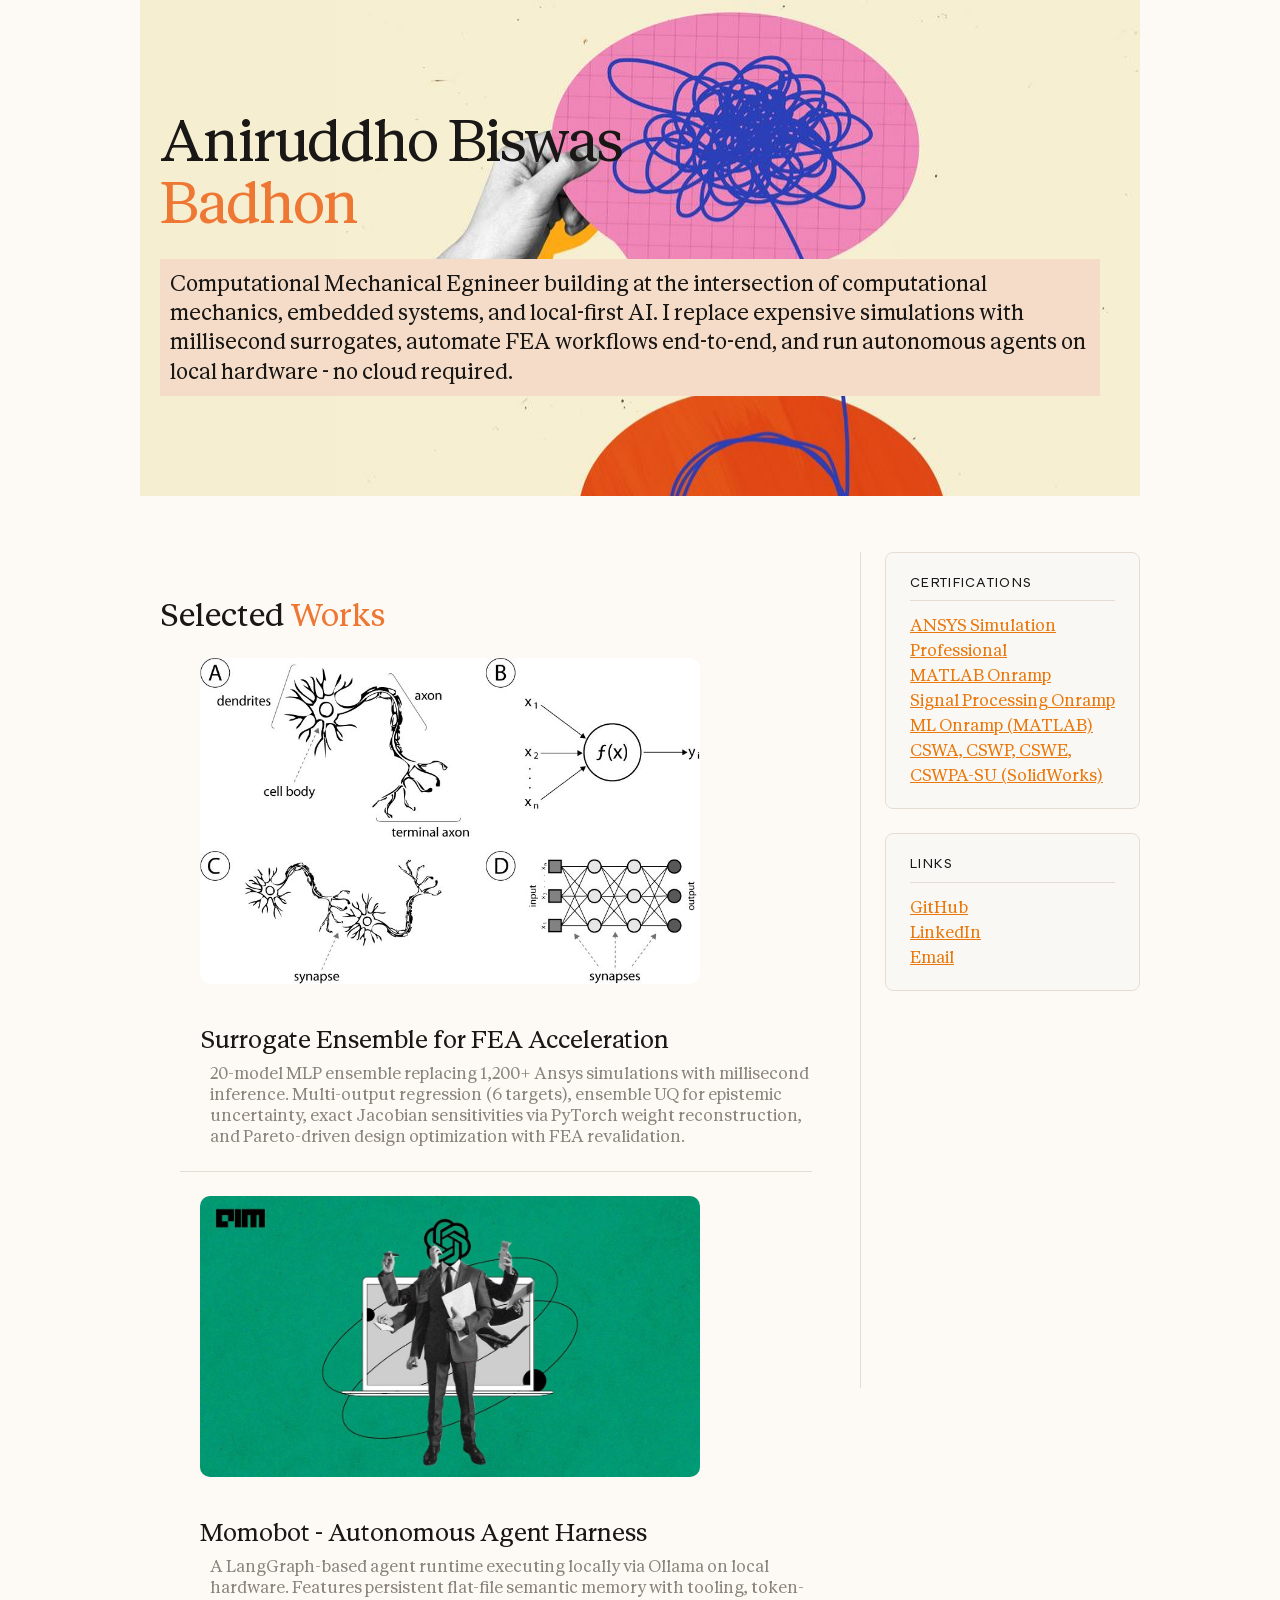
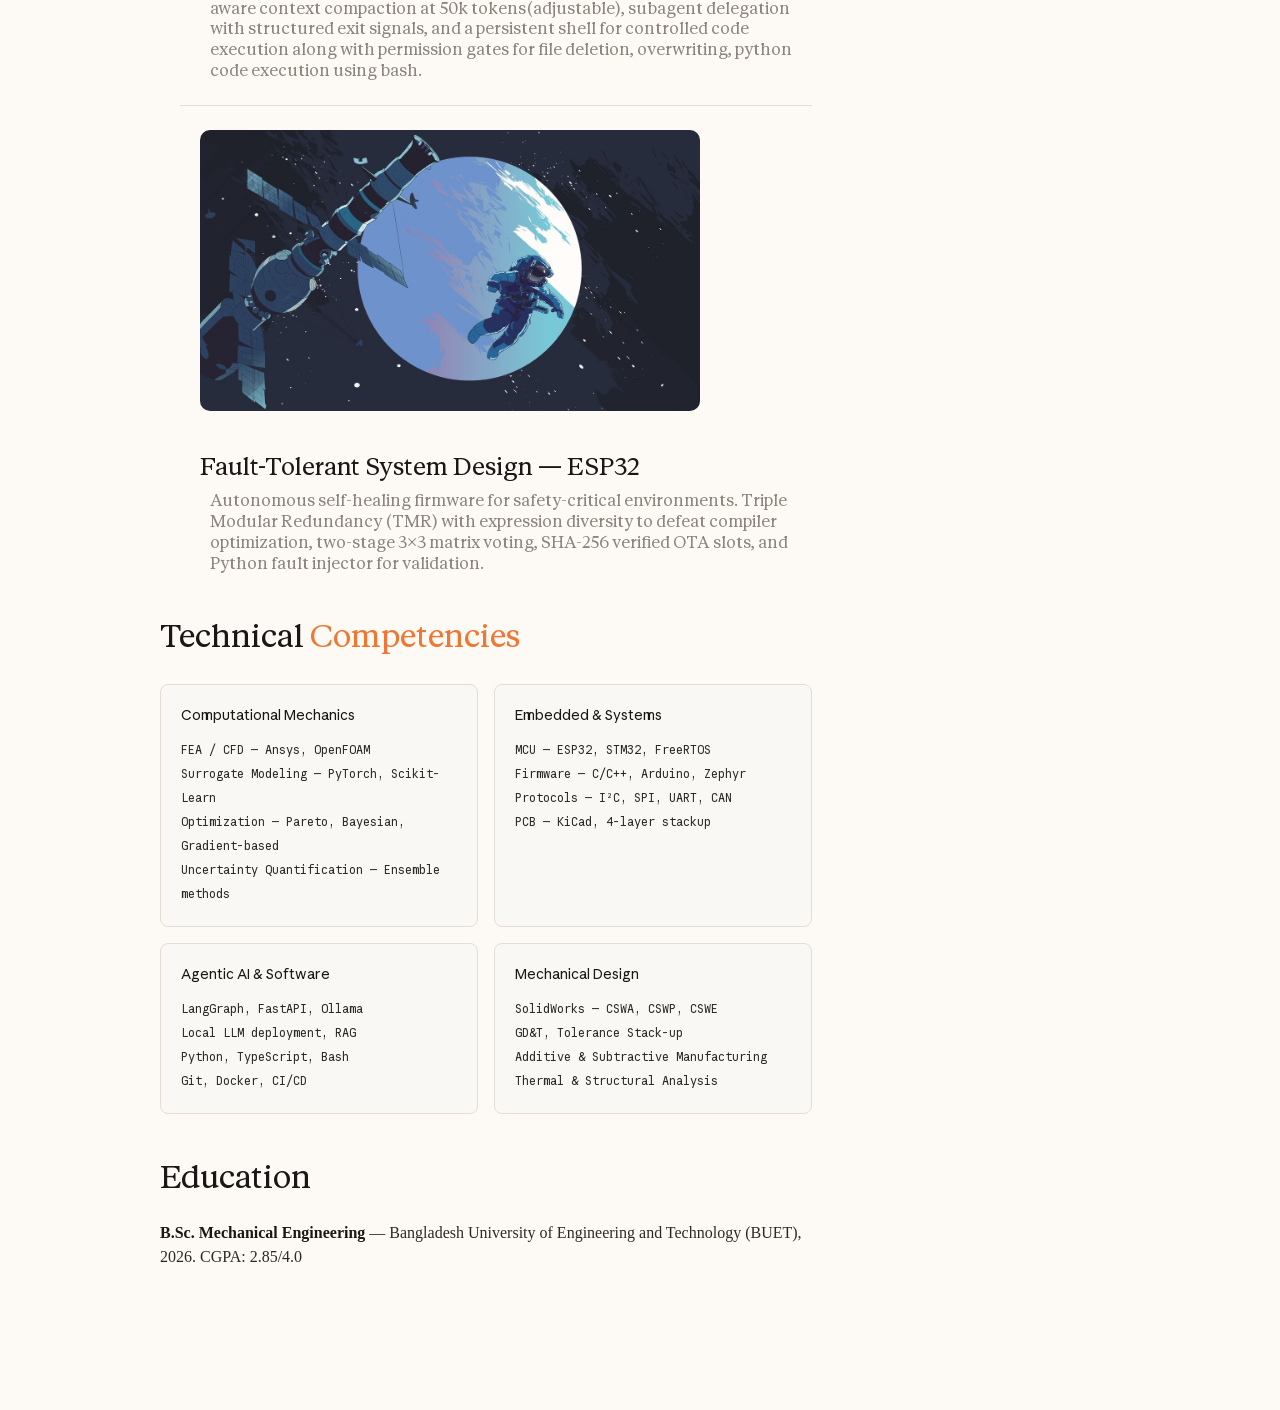
<file: index.html>
<!DOCTYPE html>
<html lang="en">
<head>
    <meta charset="UTF-8">
    <meta name="viewport" content="width=device-width, initial-scale=1.0">
    <meta name="description" content="Aniruddho Biswas Badhon — Mechanical engineer building at the intersection of computational mechanics, embedded systems, and local-first AI.">
    <title>Aniruddho Biswas Badhon</title>
    <link rel="stylesheet" href="style.css">
    <link rel="icon" type="image/svg+xml" href="data:image/svg+xml,%3Csvg xmlns='http://www.w3.org/2000/svg' viewBox='0 0 100 100'%3E%3Ctext x='50%25' y='55%25' dominant-baseline='middle' text-anchor='middle' font-family='Georgia,serif' font-size='60' font-weight='bold' fill='%23EE7733'%3EA%3C/text%3E%3C/svg%3E">
    <link rel="canonical" href="https://aniruddh5502.github.io/">
    <meta property="og:type" content="website">
    <meta property="og:url" content="https://aniruddh5502.github.io/">
    <meta property="og:title" content="Aniruddho Biswas Badhon — Computational Mechanical Engineer">
    <meta property="og:description" content="Mechanical engineer building at the intersection of computational mechanics, embedded systems, and local-first AI.">
    <meta property="og:image" content="https://aniruddh5502.github.io/images/image_1_og.jpg">
    <meta property="og:site_name" content="Aniruddho Biswas Badhon — Portfolio">
    <meta name="twitter:card" content="summary_large_image">
    <meta name="twitter:title" content="Aniruddho Biswas Badhon — Computational Mechanical Engineer">
    <meta name="twitter:description" content="Mechanical engineer building at the intersection of computational mechanics, embedded systems, and local-first AI.">
    <meta name="twitter:image" content="https://aniruddh5502.github.io/images/image_1_og.jpg">
    <script type="application/ld+json">
    {
      "@context": "https://schema.org",
      "@type": "Person",
      "name": "Aniruddho Biswas Badhon",
      "url": "https://aniruddh5502.github.io/",
      "image": "https://aniruddh5502.github.io/images/image_1.jpg",
      "sameAs": [
        "https://github.com/Aniruddh5502",
        "https://linkedin.com/in/aniruddh5502",
        "https://scholar.google.com/citations?user=Aniruddh5502",
        "https://orcid.org/0009-0000-0000-0000",
        "https://twitter.com/aniruddh5502"
      ],
      "email": "mailto:aniruddh5502@gmail.com",
      "jobTitle": "Computational Mechanical Engineer",
      "worksFor": {
        "@type": "Organization",
        "name": "Self-Employed / Consulting"
      },
      "alumniOf": {
        "@type": "CollegeOrUniversity",
        "name": "Bangladesh University of Engineering and Technology (BUET)"
      },
      "knowsAbout": [
        "Finite Element Analysis",
        "Surrogate Modeling",
        "FEA Acceleration",
        "Embedded Systems",
        "Fault-Tolerant Systems",
        "Machine Learning",
        "ANSYS",
        "PyDPF",
        "SolidWorks",
        "Python",
        "C++",
        "LangGraph",
        "Ollama",
        "Local-First AI"
      ],
      "description": "Computational mechanics engineer specializing in ML surrogates for FEA acceleration (1.35M× speedup), fault-tolerant embedded firmware (99.999% coverage), and local-first AI agent systems."
    }
    </script>
    <script type="application/ld+json">
    {
      "@context": "https://schema.org",
      "@type": "WebSite",
      "url": "https://aniruddh5502.github.io/",
      "name": "Aniruddho Biswas Badhon — Portfolio",
      "description": "Portfolio of Aniruddho Biswas Badhon, Computational Mechanical Engineer",
      "author": {
        "@type": "Person",
        "name": "Aniruddho Biswas Badhon"
      }
    }
    </script>
</head>
<body>
    <div class="container">
        <header class="site-header reveal", id="main-page">
            <h1>Aniruddho Biswas <br><span style="color: var(--accent);">Badhon</span></h1>
            <p class="tagline">
                Computational Mechanical Egnineer building at the intersection of computational 
                mechanics, embedded systems, and local-first AI. I replace 
                expensive simulations with millisecond surrogates, automate FEA 
                workflows end-to-end, and run autonomous agents on local 
                hardware - no cloud required.
            </p>
        </header>

        <div class="layout-grid">
            <main class="main-content">
                <section class="reveal">
                    <h2>Selected <span style="color: var(--accent);">Works</span></h2>
                    <ul class="project-list">
                        <li class="reveal reveal-delay-1">
                            <img src="images/image_2.jpg" class="image_card">
                            <h3><a href="surrogate-model.html">Surrogate Ensemble for FEA Acceleration</a></h3>
                            <p class="project-desc">
                                20-model MLP ensemble replacing 1,200+ Ansys simulations with millisecond inference. Multi-output regression (6 targets), ensemble UQ for epistemic uncertainty, exact Jacobian sensitivities via PyTorch weight reconstruction, and Pareto-driven design optimization with FEA revalidation.
                            </p>
                        </li>
                        <li class="reveal reveal-delay-2">
                            <img src="images/image_3.jpg" class="image_card">
                            <h3><a href="momobot.html">Momobot - Autonomous Agent Harness</a></h3>
                            <p class="project-desc">
                                A LangGraph-based agent runtime executing locally via Ollama on local hardware. Features 
                                persistent flat-file semantic memory with tooling, token-aware context compaction at 
                                50k tokens(adjustable), subagent delegation with structured exit signals, and a persistent shell for 
                                controlled code execution along with permission gates for file deletion, overwriting, python code execution 
                                using bash.
                            </p>
                        </li>
                        <li class="reveal reveal-delay-3">
                            <img src="images/image_4.jpg" class="image_card">
                            <h3><a href="fault-tolerant.html">Fault-Tolerant System Design — ESP32</a></h3>
                            <p class="project-desc">
                                Autonomous self-healing firmware for safety-critical environments. Triple Modular Redundancy (TMR) with expression diversity to defeat compiler optimization, two-stage 3×3 matrix voting, SHA-256 verified OTA slots, and Python fault injector for validation.
                            </p>
                        </li>
                    </ul>
                </section>

                <section class="reveal reveal-delay-5">
                    <h2>Technical <span style="color: var(--accent);">Competencies</span></h2>
                    <div class="competency-grid">
                        <article class="competency-card reveal reveal-delay-1">
                            <h4>Computational Mechanics</h4>
                            <ul>
                                <li>FEA / CFD — Ansys, OpenFOAM</li>
                                <li>Surrogate Modeling — PyTorch, Scikit-Learn</li>
                                <li>Optimization — Pareto, Bayesian, Gradient-based</li>
                                <li>Uncertainty Quantification — Ensemble methods</li>
                            </ul>
                        </article>
                        <article class="competency-card reveal reveal-delay-2">
                            <h4>Embedded &amp; Systems</h4>
                            <ul>
                                <li>MCU — ESP32, STM32, FreeRTOS</li>
                                <li>Firmware — C/C++, Arduino, Zephyr</li>
                                <li>Protocols — I²C, SPI, UART, CAN</li>
                                <li>PCB — KiCad, 4-layer stackup</li>
                            </ul>
                        </article>
                        <article class="competency-card reveal reveal-delay-3">
                            <h4>Agentic AI &amp; Software</h4>
                            <ul>
                                <li>LangGraph, FastAPI, Ollama</li>
                                <li>Local LLM deployment, RAG</li>
                                <li>Python, TypeScript, Bash</li>
                                <li>Git, Docker, CI/CD</li>
                            </ul>
                        </article>
                        <article class="competency-card reveal reveal-delay-4">
                            <h4>Mechanical Design</h4>
                            <ul>
                                <li>SolidWorks — CSWA, CSWP, CSWE</li>
                                <li>GD&amp;T, Tolerance Stack-up</li>
                                <li>Additive &amp; Subtractive Manufacturing</li>
                                <li>Thermal &amp; Structural Analysis</li>
                            </ul>
                        </article>
                    </div>
                </section>

                <section class="reveal reveal-delay-6">
                    <h2>Education</h2>
                    <ul class="meta-list">
                        <li><strong>B.Sc. Mechanical Engineering</strong> — Bangladesh University of Engineering and Technology (BUET), 2026. CGPA: 2.85/4.0</li>
                    </ul>
                </section>
            </main>

            <aside class="sidebar">
                <section class="reveal">
                    <h4>Certifications</h4>
                    <ul class="meta-list">
                        <li><a href="certificate.pdf" target="_blank" rel="noopener">ANSYS Simulation Professional</a></li>
                        <li><a href="certificate_matlab_onramp.pdf" target="_blank" rel="noopener">MATLAB Onramp</a></li>
                        <li><a href="signal_processing_onramp.pdf" target="_blank" rel="noopener">Signal Processing Onramp</a></li>
                        <li><a href="matlab.html">ML Onramp (MATLAB)</a></li>
                        <li><a href="solidworks.html">CSWA, CSWP, CSWE, CSWPA-SU (SolidWorks)</a></li>
                    </ul>
                </section>

                <section class="reveal reveal-delay-1">
                    <h4>Links</h4>
                    <ul class="meta-list">
                        <li><a href="https://github.com/Aniruddh5502" target="_blank" rel="noopener">GitHub</a></li>
                        <li><a href="https://linkedin.com/in/aniruddh5502" target="_blank" rel="noopener">LinkedIn</a></li>
                        <li><a href="mailto:aniruddh5502@gmail.com">Email</a></li>
                    </ul>
                </section>
            </aside>
        </div>

        <footer class="site-footer reveal">
            <p>Aniruddho Biswas Badhon — 2024</p>
        </footer>
    </div>

    <script src="script.js"></script>
</body>
</html>
</file>
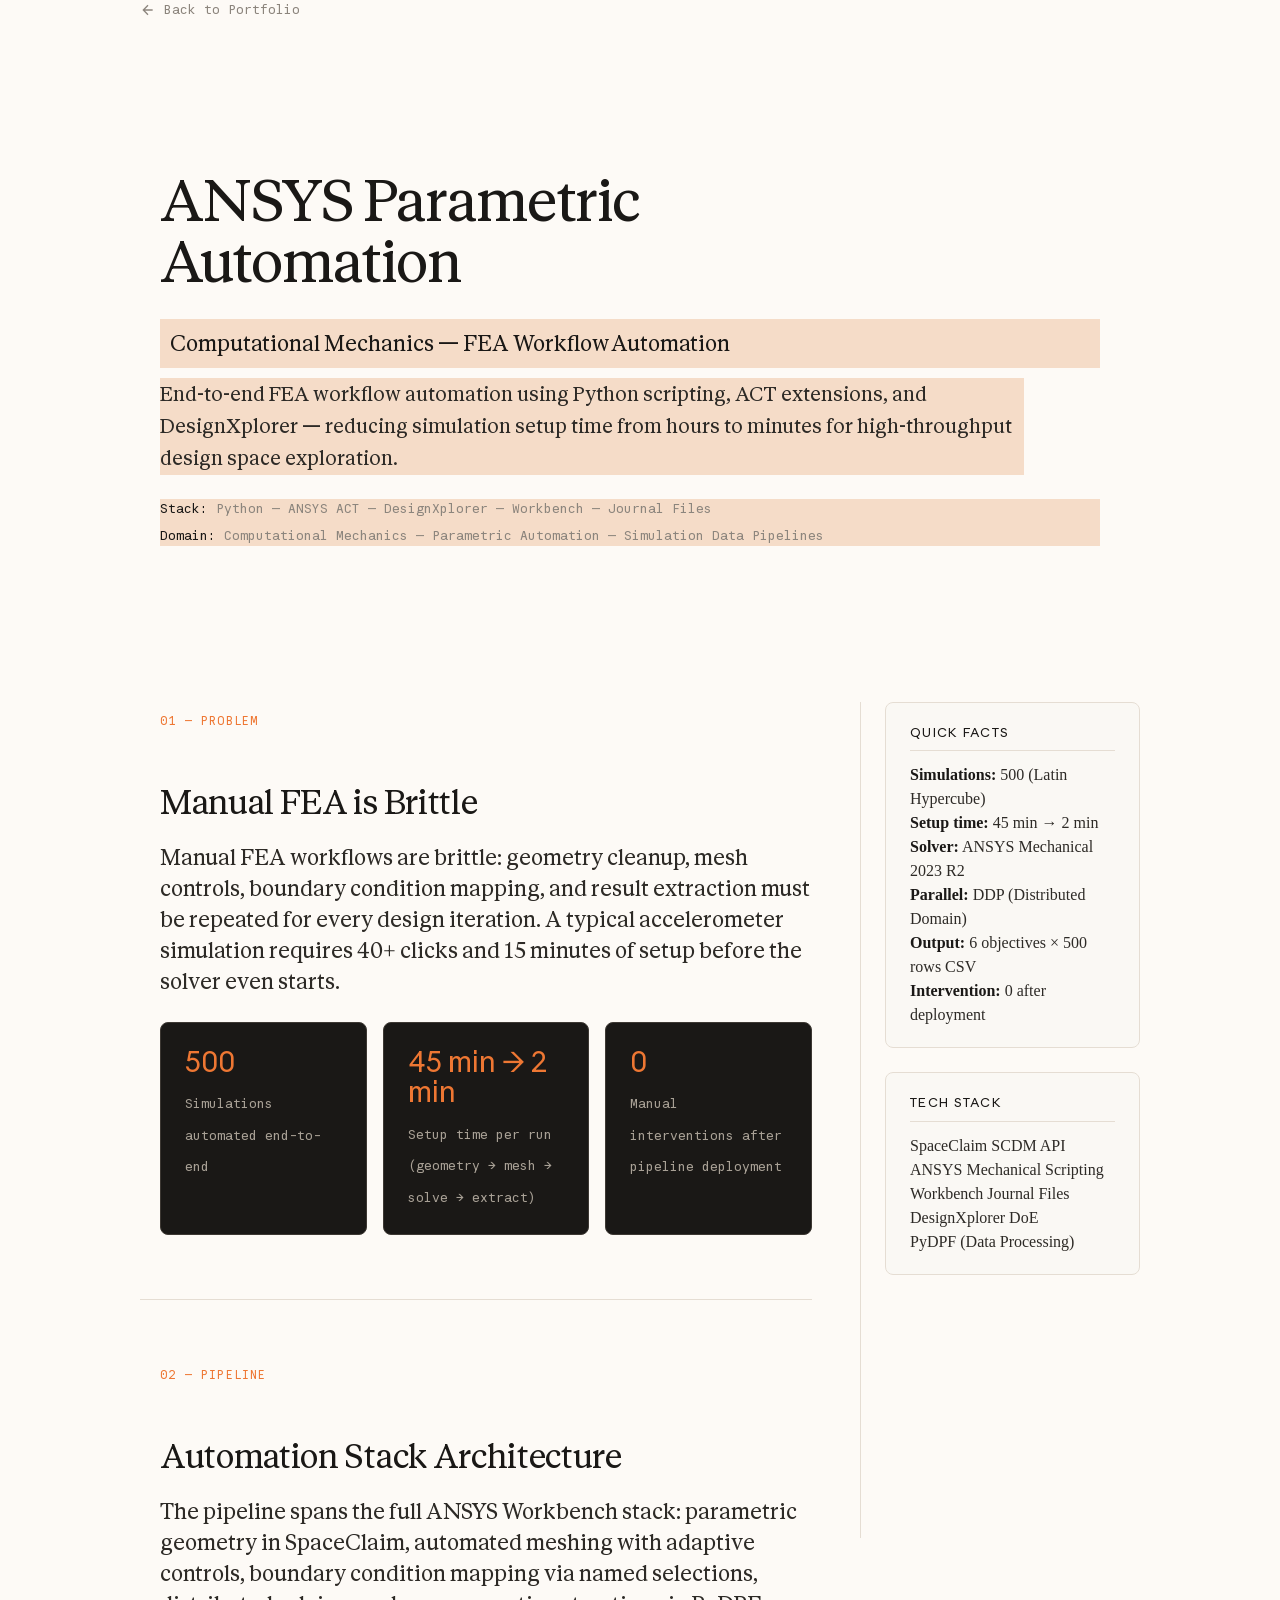
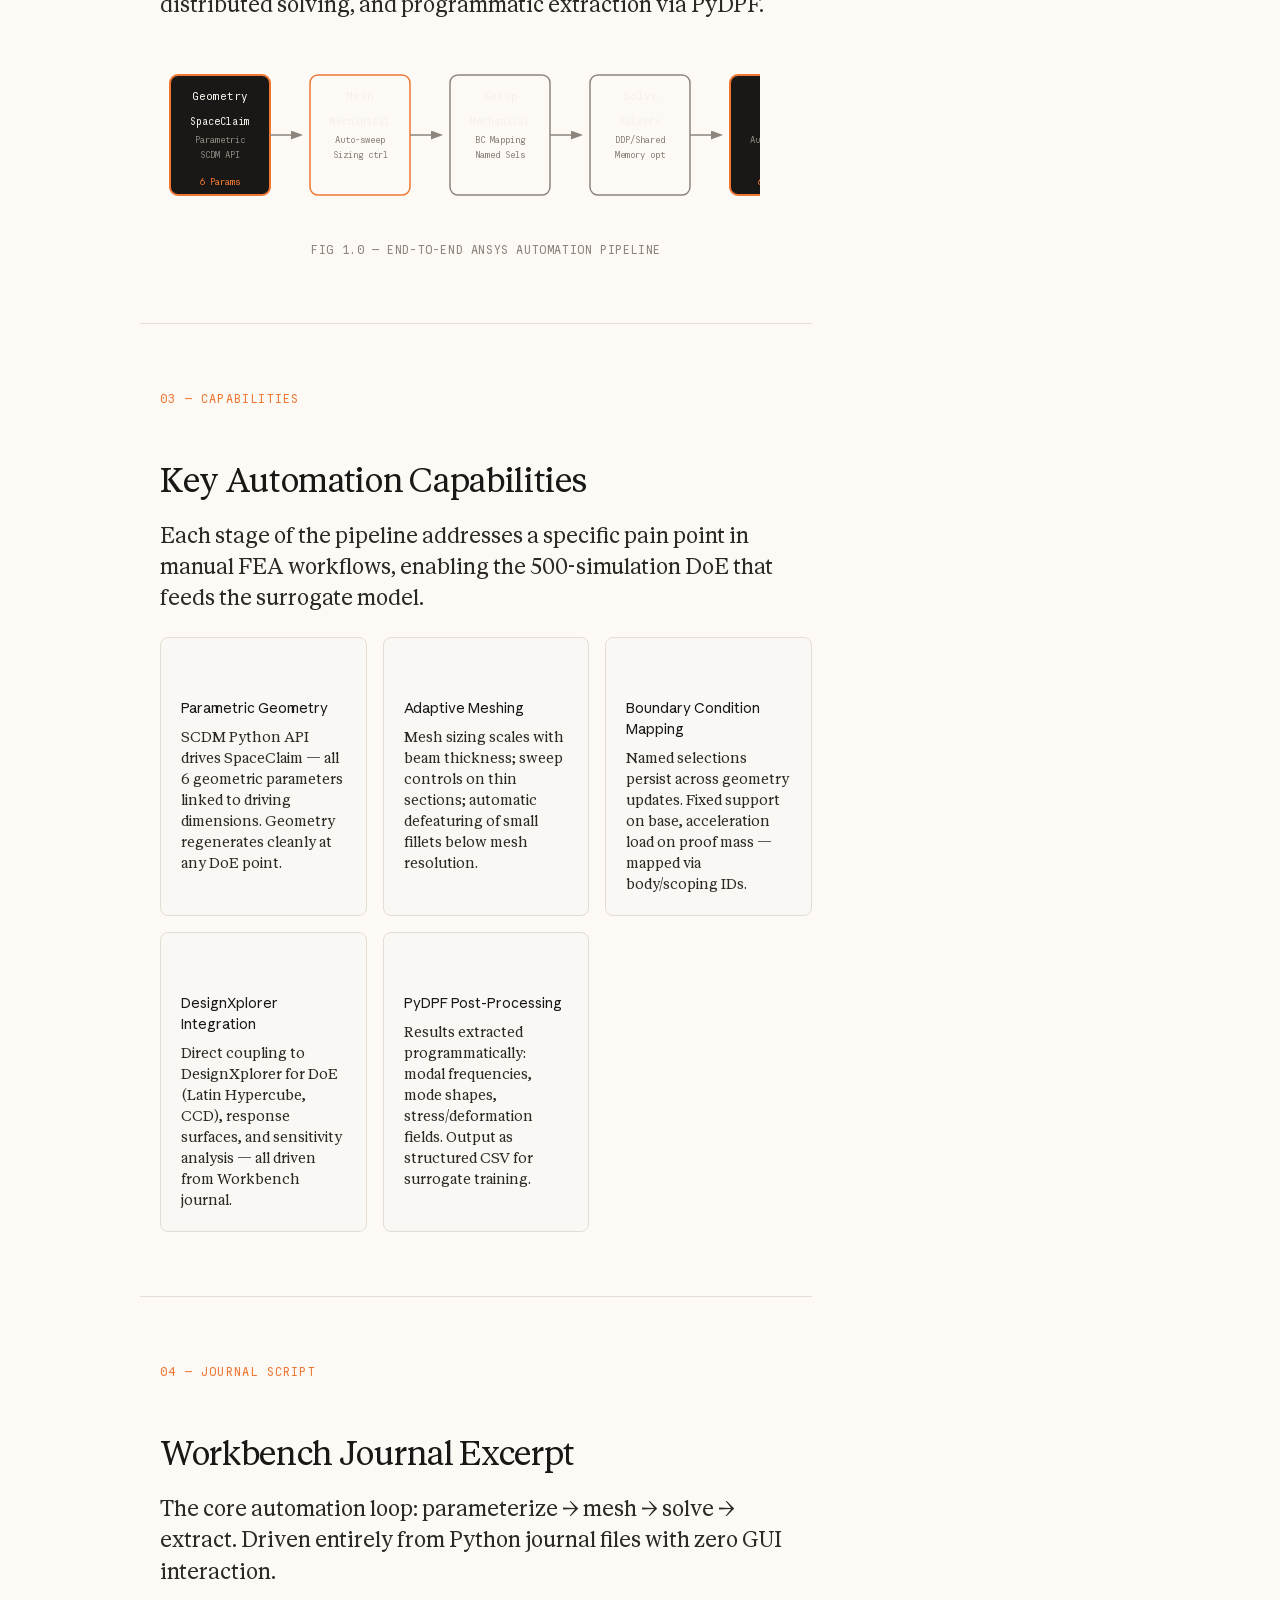
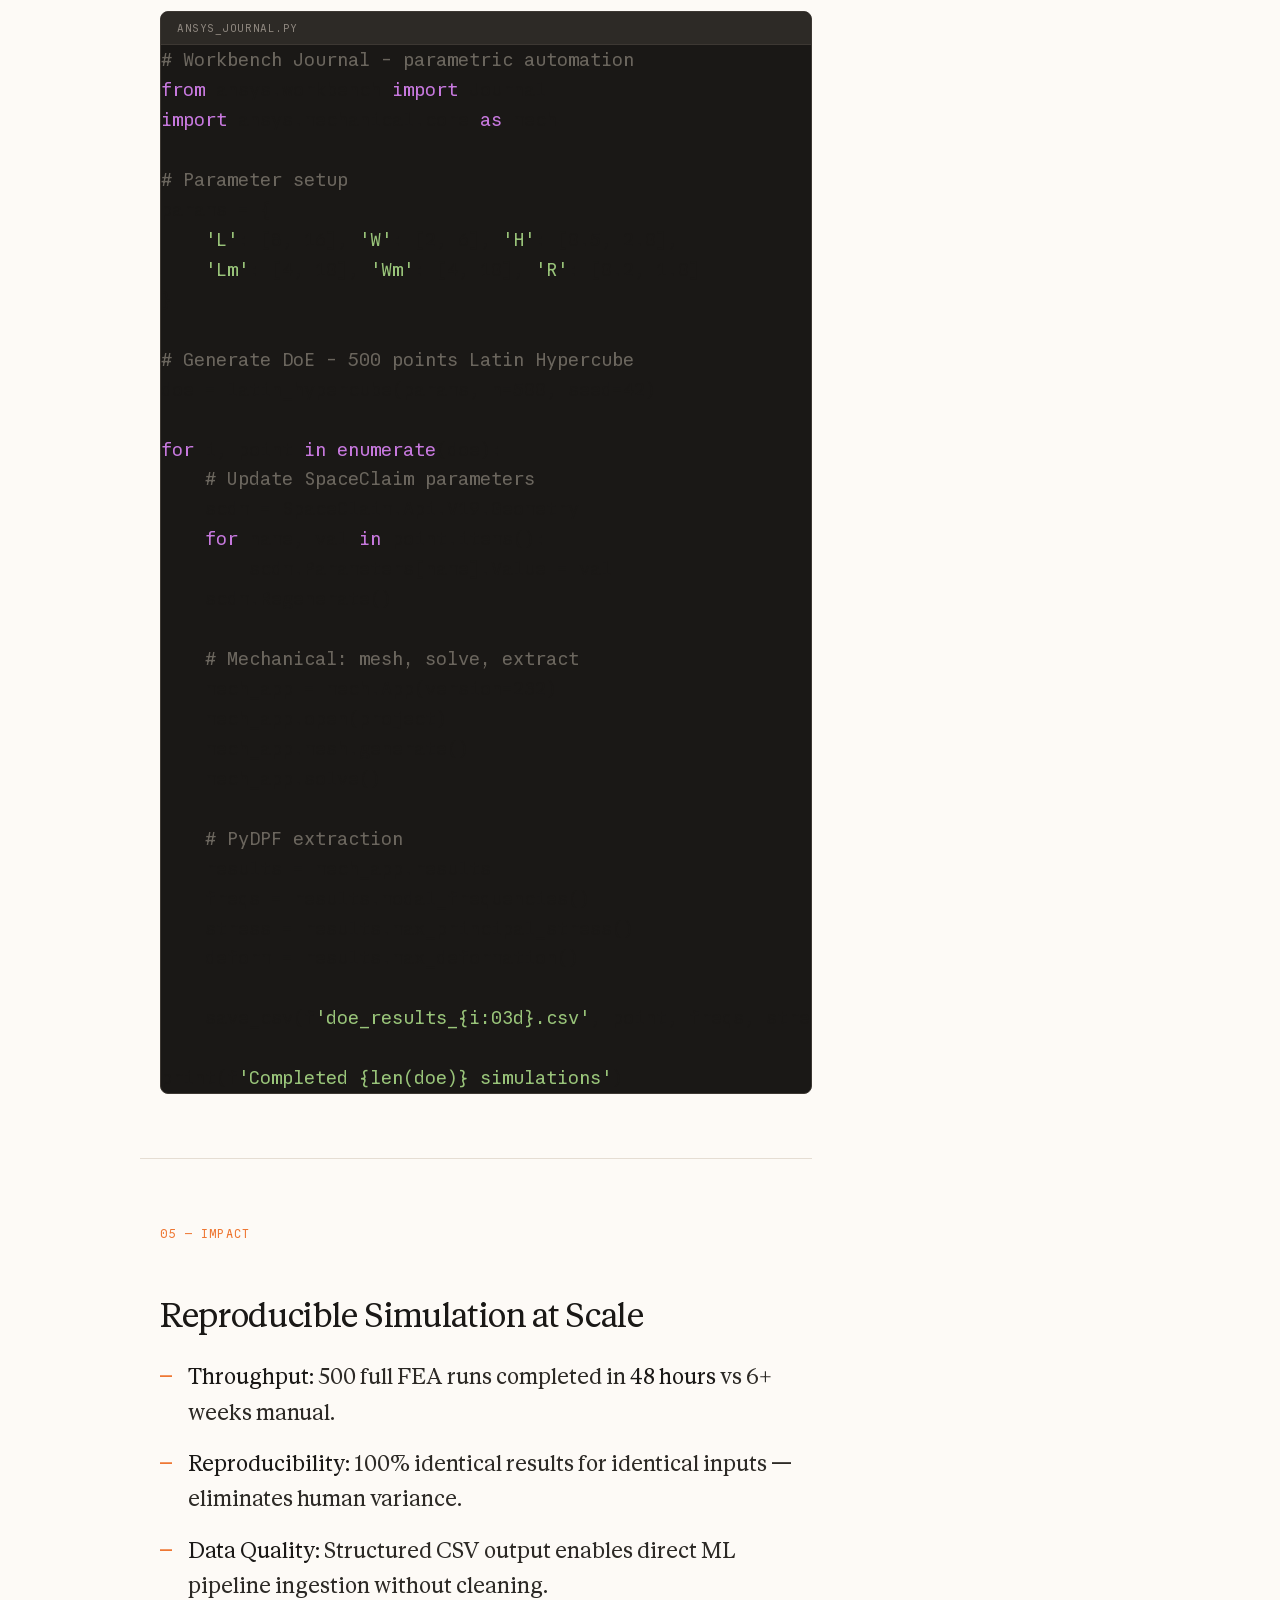
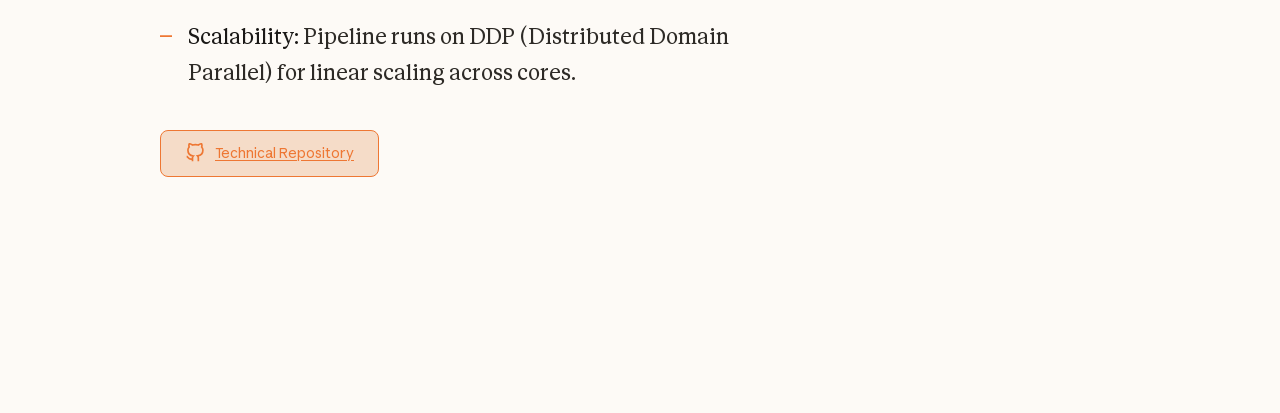
<file: ansys.html>
<!DOCTYPE html>
<html lang="en">
<head>
    <meta charset="UTF-8">
    <meta name="viewport" content="width=device-width, initial-scale=1.0">
    <meta name="description" content="ANSYS Parametric Automation — End-to-end FEA workflow automation using Python, ACT, and DesignXplorer.">
    <title>ANSYS Parametric Automation — FEA Workflow</title>
    <link rel="stylesheet" href="style.css">
    <link rel="canonical" href="https://aniruddh5502.github.io/ansys.html">
    <meta property="og:type" content="article">
    <meta property="og:url" content="https://aniruddh5502.github.io/ansys.html">
    <meta property="og:title" content="ANSYS Parametric Automation — End-to-End FEA Workflow">
    <meta property="og:description" content="500 simulations automated end-to-end. 45 min → 2 min setup. Python, ACT, DesignXplorer, PyDPF pipeline for surrogate model training data generation.">
    <meta property="og:image" content="https://aniruddh5502.github.io/images/image_2_og.jpg">
    <meta property="og:site_name" content="Aniruddho Biswas Badhon — Portfolio">
    <meta name="twitter:card" content="summary_large_image">
    <meta name="twitter:title" content="ANSYS Parametric Automation — End-to-End FEA Workflow">
    <meta name="twitter:description" content="500 simulations automated end-to-end. 45 min → 2 min setup. Python, ACT, DesignXplorer, PyDPF pipeline.">
    <meta name="twitter:image" content="https://aniruddh5502.github.io/images/image_2_og.jpg">
    <script type="application/ld+json">
    {
      "@context": "https://schema.org",
      "@type": "SoftwareApplication",
      "name": "ANSYS Parametric Automation Pipeline",
      "applicationCategory": "DeveloperApplication",
      "operatingSystem": "Windows, Linux",
      "description": "End-to-end FEA workflow automation using Python scripting, ACT extensions, and DesignXplorer. Parametric geometry in SpaceClaim via SCDM API, adaptive meshing, boundary condition mapping via named selections, distributed solving (DDP), and programmatic extraction via PyDPF. 500 simulations automated — setup time reduced from 45 min to 2 min per run.",
      "author": {
        "@type": "Person",
        "name": "Aniruddho Biswas Badhon",
        "url": "https://aniruddh5502.github.io/"
      },
      "codeRepository": "https://github.com/Aniruddh5502/ansys-parametric-automation.git",
      "datePublished": "2024-01-01",
      "dateModified": "2026-11-07",
      "keywords": ["ANSYS", "FEA", "automation", "parametric", "DesignXplorer", "PyDPF", "SpaceClaim", "computational mechanics", "simulation"],
      "offers": {
        "@type": "Offer",
        "price": "0",
        "priceCurrency": "USD",
        "availability": "https://schema.org/InStock"
      }
    }
    </script>
</head>
<body>
    <div class="container">
        <a href="index.html" class="back-link">
            <svg viewBox="0 0 24 24"><path d="M19 12H5M12 19l-7-7 7-7"/></svg>
            Back to Portfolio
        </a>

        <header class="site-header reveal">
            <h1>ANSYS Parametric<br>Automation</h1>
            <p class="tagline">Computational Mechanics — FEA Workflow Automation</p>
            <p class="reliability-statement">
                End-to-end FEA workflow automation using Python scripting, ACT extensions, and DesignXplorer — reducing simulation setup time from hours to minutes for high-throughput design space exploration.
            </p>
            <div class="project-meta">
                <span><span class="tag">Stack:</span> Python — ANSYS ACT — DesignXplorer — Workbench — Journal Files</span>
                <span><span class="tag">Domain:</span> Computational Mechanics — Parametric Automation — Simulation Data Pipelines</span>
            </div>
        </header>

        <div class="layout-grid">
            <main class="main-content">
                <article class="content-section reveal">
                    <span class="section-num">01 — Problem</span>
                    <h2>Manual FEA is Brittle</h2>
                    <p>
                        Manual FEA workflows are brittle: geometry cleanup, mesh controls, boundary condition mapping, and result extraction must be repeated for every design iteration. A typical accelerometer simulation requires 40+ clicks and 15 minutes of setup before the solver even starts.
                    </p>

                    <div class="impact-row">
                        <div class="impact-card">
                            <span class="metric">500</span>
                            <span class="label">Simulations automated end-to-end</span>
                        </div>
                        <div class="impact-card">
                            <span class="metric">45 min → 2 min</span>
                            <span class="label">Setup time per run (geometry → mesh → solve → extract)</span>
                        </div>
                        <div class="impact-card">
                            <span class="metric">0</span>
                            <span class="label">Manual interventions after pipeline deployment</span>
                        </div>
                    </div>
                </article>

                <article class="content-section reveal">
                    <span class="section-num">02 — Pipeline</span>
                    <h2>Automation Stack Architecture</h2>
                    <p>
                        The pipeline spans the full ANSYS Workbench stack: parametric geometry in SpaceClaim, automated meshing with adaptive controls, boundary condition mapping via named selections, distributed solving, and programmatic extraction via PyDPF.
                    </p>

                    <div class="diagram-container">
                        <svg width="600" height="180" viewBox="0 0 600 180" xmlns="http://www.w3.org/2000/svg" font-family="AnthropicMono, monospace">
                            <defs>
                                <marker id="ah3" markerWidth="8" markerHeight="8" refX="6" refY="3" orient="auto">
                                    <path d="M0,0 L0,6 L8,3 z" fill="#8c857d" />
                                </marker>
                            </defs>
                            <g transform="translate(10, 30)">
                                <rect x="0" y="0" width="100" height="120" rx="8" fill="#1a1816" stroke="#EE7733" stroke-width="2"/>
                                <text x="50" y="25" text-anchor="middle" font-size="11" font-weight="600" fill="#f5f0e8">Geometry</text>
                                <text x="50" y="50" text-anchor="middle" font-size="10" fill="#f5f0e8">SpaceClaim</text>
                                <text x="50" y="68" text-anchor="middle" font-size="9" fill="#8c857d">Parametric</text>
                                <text x="50" y="83" text-anchor="middle" font-size="9" fill="#8c857d">SCDM API</text>
                                <text x="50" y="110" text-anchor="middle" font-size="9" fill="#EE7733" font-weight="600">6 Params</text>
                            </g>
                            <line x1="110" y1="90" x2="140" y2="90" stroke="#8c857d" stroke-width="1.5" marker-end="url(#ah3)" />
                            <g transform="translate(150, 30)">
                                <rect x="0" y="0" width="100" height="120" rx="8" fill="none" stroke="#EE7733" stroke-width="1.5"/>
                                <text x="50" y="25" text-anchor="middle" font-size="11" font-weight="600" fill="#f5f0e8">Mesh</text>
                                <text x="50" y="50" text-anchor="middle" font-size="10" fill="#f5f0e8">Mechanical</text>
                                <text x="50" y="68" text-anchor="middle" font-size="9" fill="#8c857d">Auto-sweep</text>
                                <text x="50" y="83" text-anchor="middle" font-size="9" fill="#8c857d">Sizing ctrl</text>
                            </g>
                            <line x1="250" y1="90" x2="280" y2="90" stroke="#8c857d" stroke-width="1.5" marker-end="url(#ah3)" />
                            <g transform="translate(290, 30)">
                                <rect x="0" y="0" width="100" height="120" rx="8" fill="none" stroke="#8c857d" stroke-width="1.5"/>
                                <text x="50" y="25" text-anchor="middle" font-size="11" font-weight="600" fill="#f5f0e8">Setup</text>
                                <text x="50" y="50" text-anchor="middle" font-size="10" fill="#f5f0e8">Mechanical</text>
                                <text x="50" y="68" text-anchor="middle" font-size="9" fill="#8c857d">BC Mapping</text>
                                <text x="50" y="83" text-anchor="middle" font-size="9" fill="#8c857d">Named Sels</text>
                            </g>
                            <line x1="390" y1="90" x2="420" y2="90" stroke="#8c857d" stroke-width="1.5" marker-end="url(#ah3)" />
                            <g transform="translate(430, 30)">
                                <rect x="0" y="0" width="100" height="120" rx="8" fill="none" stroke="#8c857d" stroke-width="1.5"/>
                                <text x="50" y="25" text-anchor="middle" font-size="11" font-weight="600" fill="#f5f0e8">Solve</text>
                                <text x="50" y="50" text-anchor="middle" font-size="10" fill="#f5f0e8">Solvers</text>
                                <text x="50" y="68" text-anchor="middle" font-size="9" fill="#8c857d">DDP/Shared</text>
                                <text x="50" y="83" text-anchor="middle" font-size="9" fill="#8c857d">Memory opt</text>
                            </g>
                            <line x1="530" y1="90" x2="560" y2="90" stroke="#8c857d" stroke-width="1.5" marker-end="url(#ah3)" />
                            <g transform="translate(570, 30)">
                                <rect x="0" y="0" width="100" height="120" rx="8" fill="#1a1816" stroke="#EE7733" stroke-width="2"/>
                                <text x="50" y="25" text-anchor="middle" font-size="11" font-weight="600" fill="#f5f0e8">Post</text>
                                <text x="50" y="50" text-anchor="middle" font-size="10" fill="#f5f0e8">PyDPF</text>
                                <text x="50" y="68" text-anchor="middle" font-size="9" fill="#8c857d">Auto-extract</text>
                                <text x="50" y="83" text-anchor="middle" font-size="9" fill="#8c857d">CSV/JSON</text>
                                <text x="50" y="110" text-anchor="middle" font-size="9" fill="#EE7733" font-weight="600">6 Outputs</text>
                            </g>
                        </svg>
                        <span class="diagram-label">FIG 1.0 — End-to-End ANSYS Automation Pipeline</span>
                    </div>
                </article>

                <article class="content-section reveal">
                    <span class="section-num">03 — Capabilities</span>
                    <h2>Key Automation Capabilities</h2>
                    <p>
                        Each stage of the pipeline addresses a specific pain point in manual FEA workflows, enabling the 500-simulation DoE that feeds the surrogate model.
                    </p>

                    <div class="capabilities-grid">
                        <div class="capability">
                            <h3>Parametric Geometry</h3>
                            <p>SCDM Python API drives SpaceClaim — all 6 geometric parameters linked to driving dimensions. Geometry regenerates cleanly at any DoE point.</p>
                        </div>
                        <div class="capability">
                            <h3>Adaptive Meshing</h3>
                            <p>Mesh sizing scales with beam thickness; sweep controls on thin sections; automatic defeaturing of small fillets below mesh resolution.</p>
                        </div>
                        <div class="capability">
                            <h3>Boundary Condition Mapping</h3>
                            <p>Named selections persist across geometry updates. Fixed support on base, acceleration load on proof mass — mapped via body/scoping IDs.</p>
                        </div>
                        <div class="capability">
                            <h3>DesignXplorer Integration</h3>
                            <p>Direct coupling to DesignXplorer for DoE (Latin Hypercube, CCD), response surfaces, and sensitivity analysis — all driven from Workbench journal.</p>
                        </div>
                        <div class="capability">
                            <h3>PyDPF Post-Processing</h3>
                            <p>Results extracted programmatically: modal frequencies, mode shapes, stress/deformation fields. Output as structured CSV for surrogate training.</p>
                        </div>
                    </div>
                </article>

                <article class="content-section reveal">
                    <span class="section-num">04 — Journal Script</span>
                    <h2>Workbench Journal Excerpt</h2>
                    <p>
                        The core automation loop: parameterize → mesh → solve → extract. Driven entirely from Python journal files with zero GUI interaction.
                    </p>

                    <pre data-label="ANSYS_JOURNAL.PY"><code><span class="code-comment"># Workbench Journal - parametric automation</span>
<span class="code-keyword">from</span> ansys.workbench <span class="code-keyword">import</span> Journal
<span class="code-keyword">import</span> ansys.mechanical.core <span class="code-keyword">as</span> mech

<span class="code-comment"># Parameter setup</span>
params = {
    <span class="code-str">'L'</span>: [8, 16], <span class="code-str">'W'</span>: [2, 6], <span class="code-str">'H'</span>: [0.5, 2.0],
    <span class="code-str">'Lm'</span>: [4, 10], <span class="code-str">'Wm'</span>: [4, 10], <span class="code-str">'R'</span>: [0.2, 1.0]
}

<span class="code-comment"># Generate DoE - 500 points Latin Hypercube</span>
doe = latin_hypercube(params, n=500, seed=42)

<span class="code-keyword">for</span> i, point <span class="code-keyword">in</span> <span class="code-keyword">enumerate</span>(doe):
    <span class="code-comment"># Update SpaceClaim parameters</span>
    scdm = SpaceClaim.Api.V19.Geometry
    <span class="code-keyword">for</span> name, val <span class="code-keyword">in</span> point.items():
        scdm.Parameters[name].Value = val
    scdm.Regenerate()

    <span class="code-comment"># Mechanical: mesh, solve, extract</span>
    mech_app = mech.App(version=232)
    mech_app.open(project)
    mech_app.mesh.generate()
    mech_app.solve()

    <span class="code-comment"># PyDPF extraction</span>
    results = mech_app.results
    freqs = results.modal_frequencies()
    stress = results.max_principal_stress()
    deform = results.max_deformation()

    save_csv(f<span class="code-str">'doe_results_{i:03d}.csv'</span>, point, freqs, stress, deform)

print(f<span class="code-str">'Completed {len(doe)} simulations'</span>)</code></pre>
                </article>

                <article class="content-section reveal">
                    <span class="section-num">05 — Impact</span>
                    <h2>Reproducible Simulation at Scale</h2>
                    <ul class="impact-list">
                        <li><strong>Throughput:</strong> 500 full FEA runs completed in <strong>48 hours</strong> vs 6+ weeks manual.</li>
                        <li><strong>Reproducibility:</strong> 100% identical results for identical inputs — eliminates human variance.</li>
                        <li><strong>Data Quality:</strong> Structured CSV output enables direct ML pipeline ingestion without cleaning.</li>
                        <li><strong>Scalability:</strong> Pipeline runs on DDP (Distributed Domain Parallel) for linear scaling across cores.</li>
                    </ul>
                    <a href="https://github.com/Aniruddh5502/ansys-parametric-automation.git" target="_blank" rel="noopener" class="github-cta">
                        <svg viewBox="0 0 24 24"><path d="M9 19c-5 1.5-5-2.5-7-3m14 6v-3.87a3.37 3.37 0 0 0-.94-2.61c3.14-.35 6.44-1.54 6.44-7A5.44 5.44 0 0 0 20 4.77 5.07 5.07 0 0 0 19.91 1S18.73.65 16 2.48a13.38 13.38 0 0 0-7 0C6.27.65 5.09 1 5.09 1A5.07 5.07 0 0 0 5 4.77a5.44 5.44 0 0 0-1.5 3.78c0 5.42 3.3 6.61 6.44 7A3.37 3.37 0 0 0 9 18.13V22"/></svg>
                        Technical Repository
                    </a>
                </article>
            </main>

            <aside class="sidebar">
                <section class="reveal">
                    <h4>Quick Facts</h4>
                    <ul class="meta-list">
                        <li><strong>Simulations:</strong> 500 (Latin Hypercube)</li>
                        <li><strong>Setup time:</strong> 45 min → 2 min</li>
                        <li><strong>Solver:</strong> ANSYS Mechanical 2023 R2</li>
                        <li><strong>Parallel:</strong> DDP (Distributed Domain)</li>
                        <li><strong>Output:</strong> 6 objectives × 500 rows CSV</li>
                        <li><strong>Intervention:</strong> 0 after deployment</li>
                    </ul>
                </section>

                <section class="reveal">
                    <h4>Tech Stack</h4>
                    <ul class="meta-list">
                        <li>SpaceClaim SCDM API</li>
                        <li>ANSYS Mechanical Scripting</li>
                        <li>Workbench Journal Files</li>
                        <li>DesignXplorer DoE</li>
                        <li>PyDPF (Data Processing)</li>
                    </ul>
                </section>
            </aside>
        </div>

        <footer class="site-footer reveal">
            <p>Aniruddho Biswas Badhon — 2024</p>
        </footer>
    </div>

    <script src="script.js"></script>
</body>
</html>
</file>
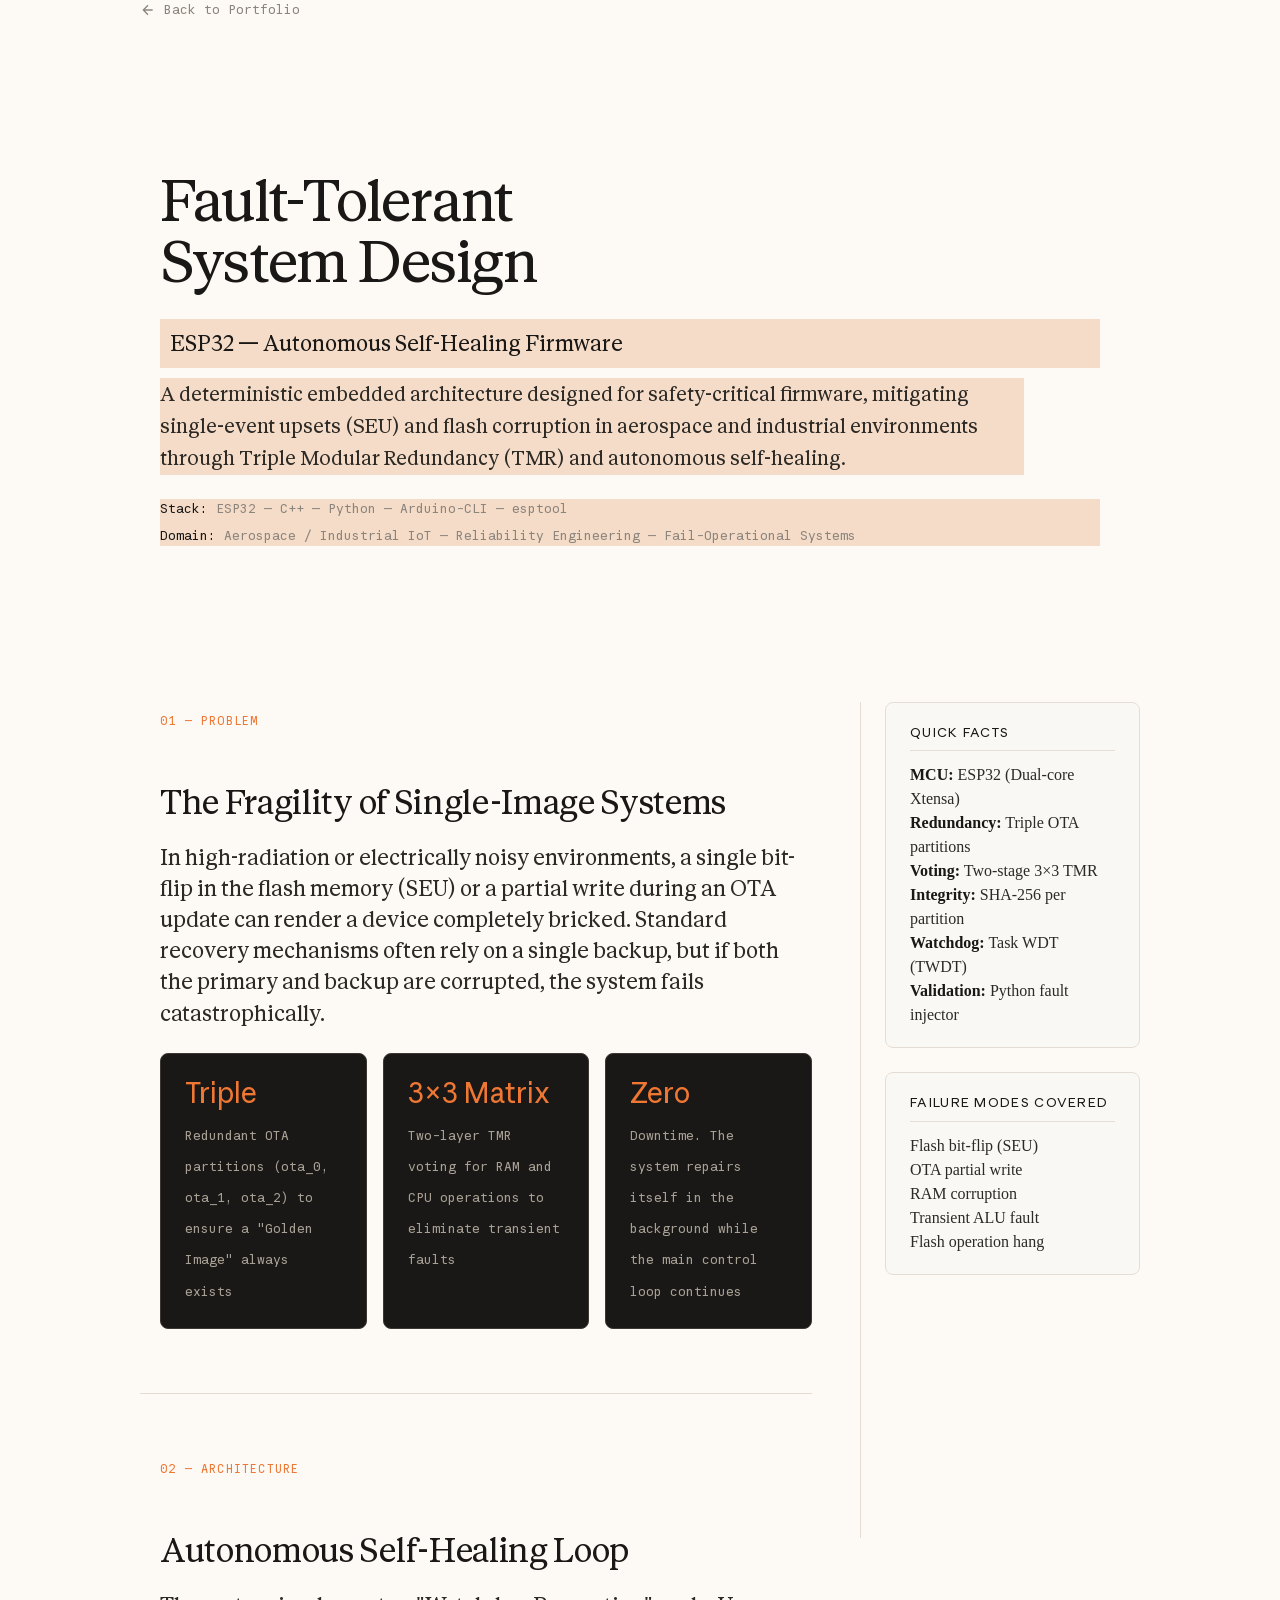
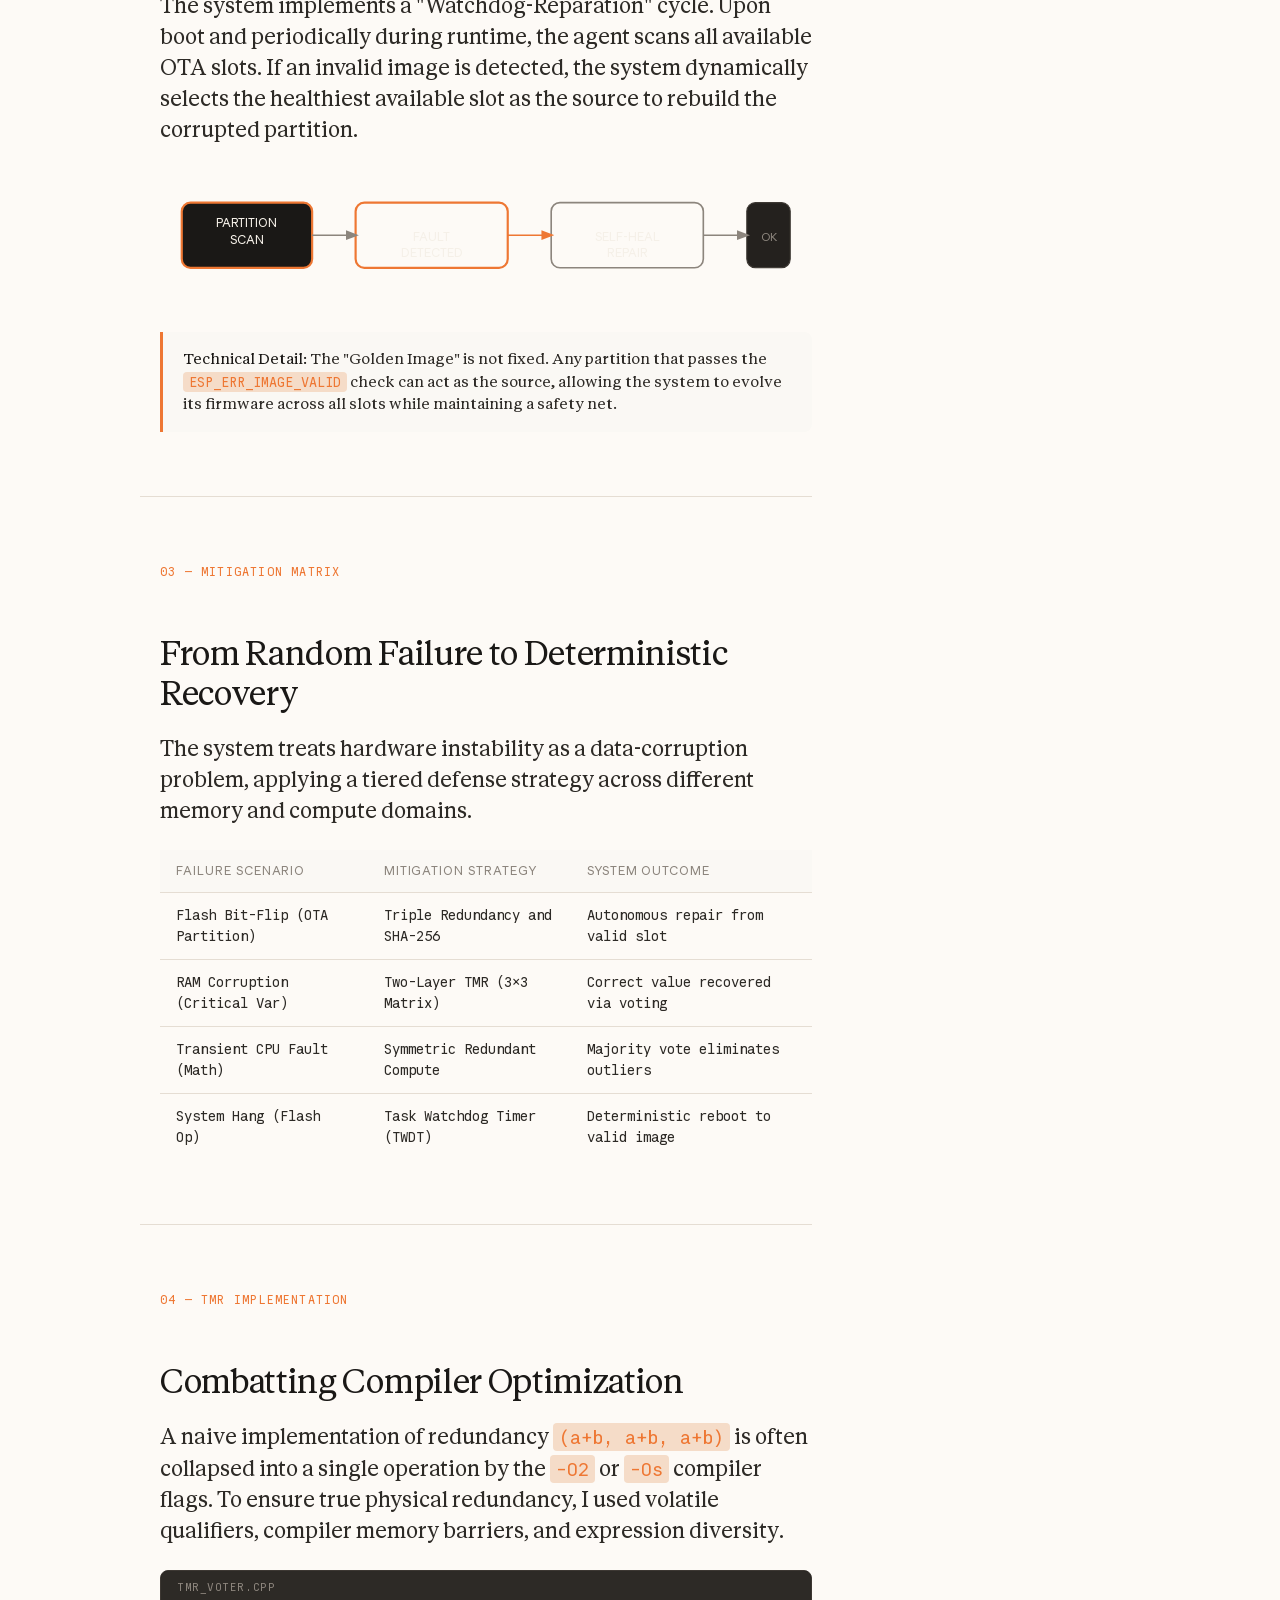
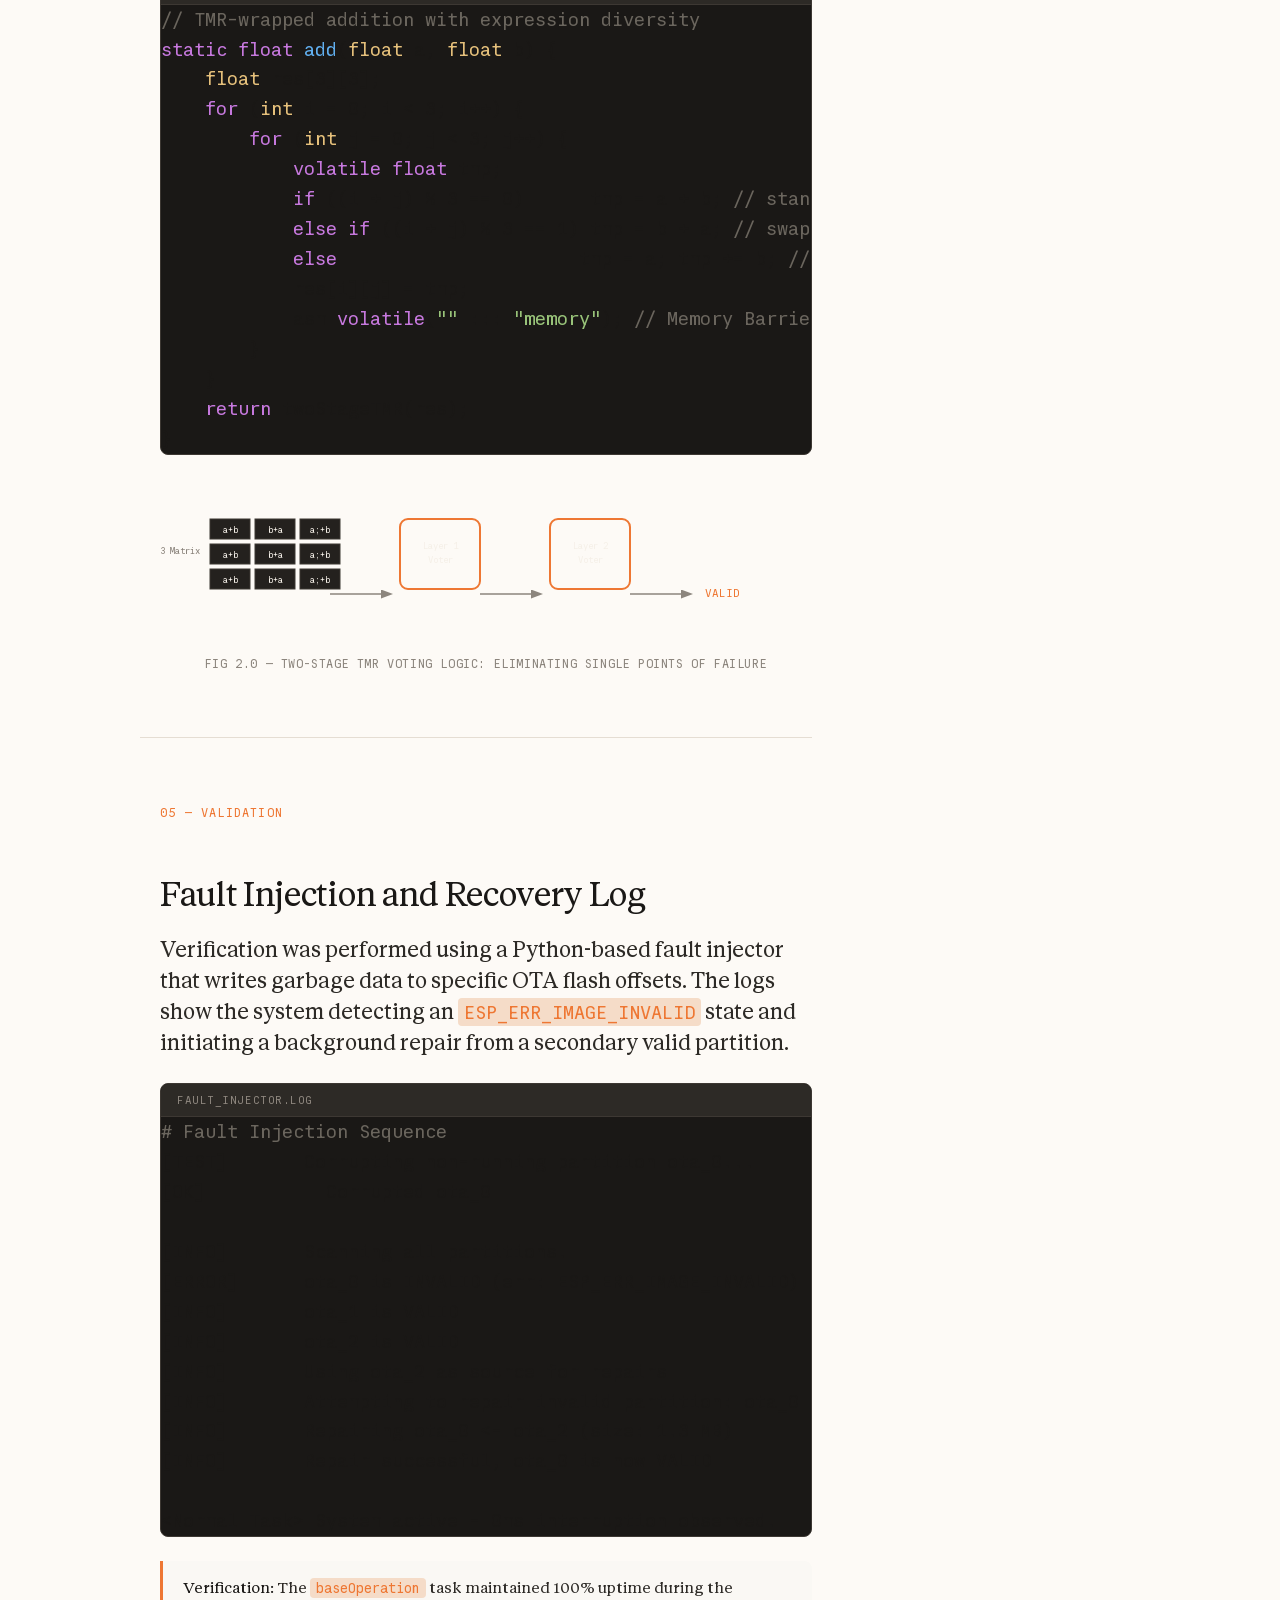
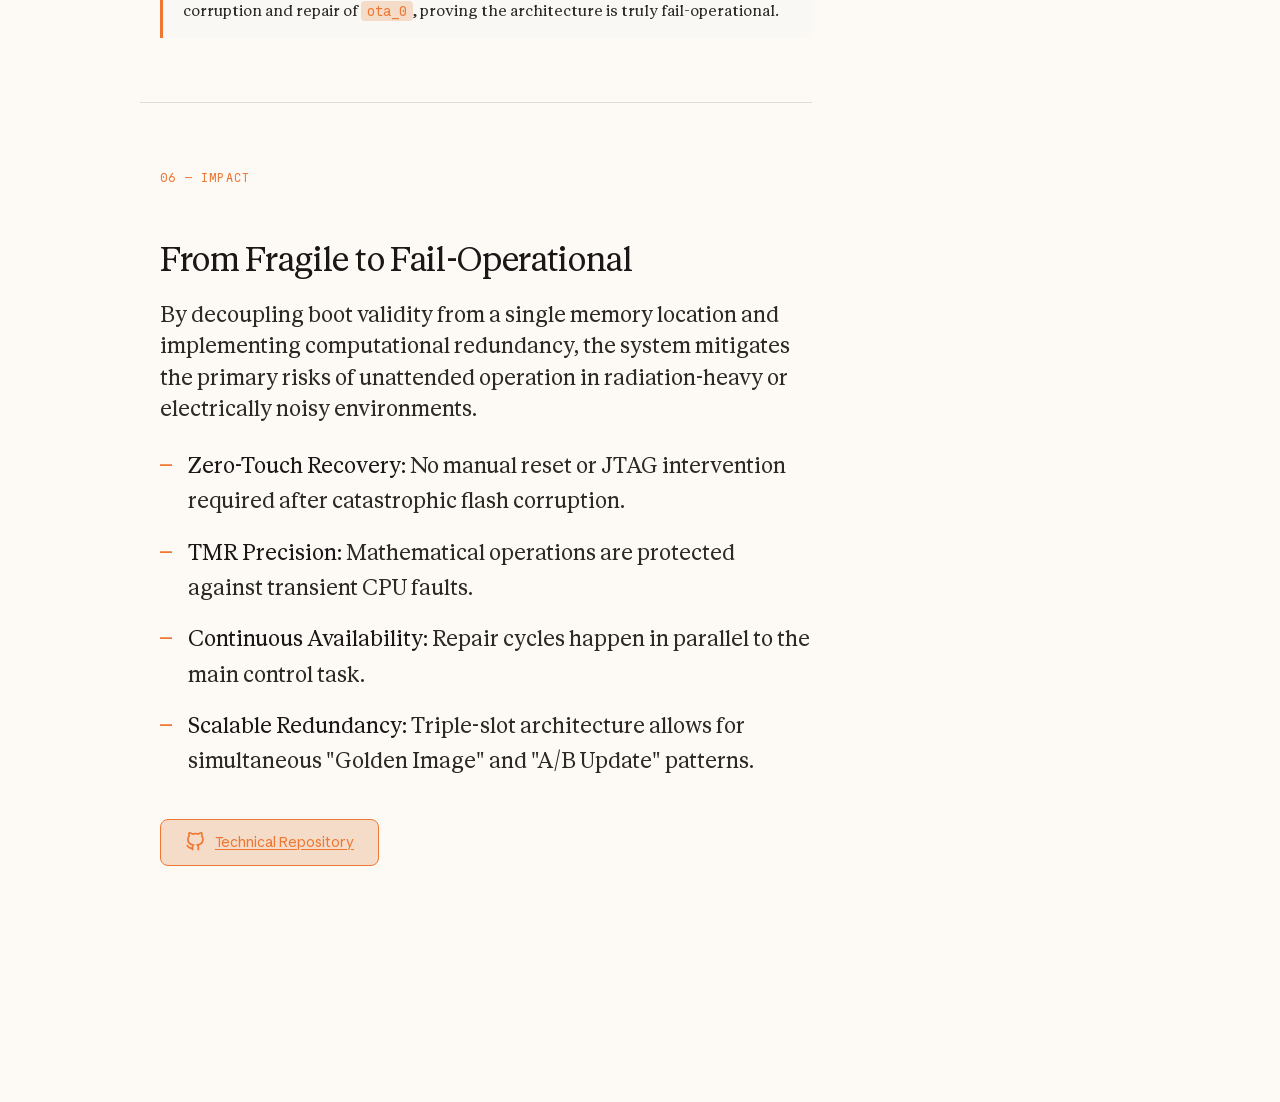
<file: fault-tolerant.html>
<!DOCTYPE html>
<html lang="en">
<head>
    <meta charset="UTF-8">
    <meta name="viewport" content="width=device-width, initial-scale=1.0">
    <meta name="description" content="Fault-Tolerant System Design — Autonomous self-healing firmware for safety-critical ESP32 environments.">
    <title>Fault-Tolerant System Design — ESP32</title>
    <link rel="stylesheet" href="style.css">
    <link rel="canonical" href="https://aniruddh5502.github.io/fault-tolerant.html">
    <meta property="og:type" content="article">
    <meta property="og:url" content="https://aniruddh5502.github.io/fault-tolerant.html">
    <meta property="og:title" content="Fault-Tolerant System Design — Autonomous Self-Healing ESP32 Firmware">
    <meta property="og:description" content="Triple Modular Redundancy (TMR) with autonomous self-healing. 3×3 matrix voting, zero-downtime repair, fail-operational ESP32 architecture for aerospace/industrial IoT.">
    <meta property="og:image" content="https://aniruddh5502.github.io/images/image_3_og.jpg">
    <meta property="og:site_name" content="Aniruddho Biswas Badhon — Portfolio">
    <meta name="twitter:card" content="summary_large_image">
    <meta name="twitter:title" content="Fault-Tolerant System Design — Autonomous Self-Healing ESP32 Firmware">
    <meta name="twitter:description" content="Triple Modular Redundancy (TMR) with autonomous self-healing. 3×3 matrix voting, zero-downtime repair, fail-operational ESP32 architecture.">
    <meta name="twitter:image" content="https://aniruddh5502.github.io/images/image_3_og.jpg">
    <script type="application/ld+json">
    {
      "@context": "https://schema.org",
      "@type": "SoftwareApplication",
      "name": "Fault-Tolerant ESP32 Firmware",
      "applicationCategory": "DeveloperApplication",
      "operatingSystem": "ESP32",
      "description": "Autonomous self-healing firmware for safety-critical ESP32 environments. Triple Modular Redundancy (TMR) with 3×3 matrix voting, SHA-256 partition integrity, zero-downtime background repair from healthy OTA slots, Task Watchdog Timer recovery. Designed for aerospace and industrial IoT fail-operational requirements.",
      "author": {
        "@type": "Person",
        "name": "Aniruddho Biswas Badhon",
        "url": "https://aniruddh5502.github.io/"
      },
      "codeRepository": "https://github.com/Aniruddh5502/fault-tolerant-system-design-ESP32.git",
      "datePublished": "2024-01-01",
      "dateModified": "2026-11-07",
      "keywords": ["fault tolerance", "ESP32", "TMR", "self-healing", "embedded systems", "aerospace", "reliability engineering", "OTA"],
      "offers": {
        "@type": "Offer",
        "price": "0",
        "priceCurrency": "USD",
        "availability": "https://schema.org/InStock"
      }
    }
    </script>
</head>
<body>
    <div class="container">
        <a href="index.html" class="back-link">
            <svg viewBox="0 0 24 24"><path d="M19 12H5M12 19l-7-7 7-7"/></svg>
            Back to Portfolio
        </a>

        <header class="site-header reveal">
            <h1>Fault-Tolerant<br>System Design</h1>
            <p class="tagline">ESP32 — Autonomous Self-Healing Firmware</p>
            <p class="reliability-statement">
                A deterministic embedded architecture designed for safety-critical firmware, mitigating single-event upsets (SEU) and flash corruption in aerospace and industrial environments through Triple Modular Redundancy (TMR) and autonomous self-healing.
            </p>
            <div class="project-meta">
                <span><span class="tag">Stack:</span> ESP32 — C++ — Python — Arduino-CLI — esptool</span>
                <span><span class="tag">Domain:</span> Aerospace / Industrial IoT — Reliability Engineering — Fail-Operational Systems</span>
            </div>
        </header>

        <div class="layout-grid">
            <main class="main-content">
                <article class="content-section reveal">
                    <span class="section-num">01 — Problem</span>
                    <h2>The Fragility of Single-Image Systems</h2>
                    <p>
                        In high-radiation or electrically noisy environments, a single bit-flip in the flash memory (SEU) or a partial write during an OTA update can render a device completely bricked. Standard recovery mechanisms often rely on a single backup, but if both the primary and backup are corrupted, the system fails catastrophically.
                    </p>

                    <div class="impact-row">
                        <div class="impact-card">
                            <span class="metric">Triple</span>
                            <span class="label">Redundant OTA partitions (ota_0, ota_1, ota_2) to ensure a "Golden Image" always exists</span>
                        </div>
                        <div class="impact-card">
                            <span class="metric">3×3 Matrix</span>
                            <span class="label">Two-layer TMR voting for RAM and CPU operations to eliminate transient faults</span>
                        </div>
                        <div class="impact-card">
                            <span class="metric">Zero</span>
                            <span class="label">Downtime. The system repairs itself in the background while the main control loop continues</span>
                        </div>
                    </div>
                </article>

                <article class="content-section reveal">
                    <span class="section-num">02 — Architecture</span>
                    <h2>Autonomous Self-Healing Loop</h2>
                    <p>
                        The system implements a "Watchdog-Reparation" cycle. Upon boot and periodically during runtime, the agent scans all available OTA slots. If an invalid image is detected, the system dynamically selects the healthiest available slot as the source to rebuild the corrupted partition.
                    </p>

                    <div class="decision-flow">
                        <svg viewBox="0 0 600 120" xmlns="http://www.w3.org/2000/svg" font-family="AnthropicSans, sans-serif">
                            <defs>
                                <marker id="ah" markerWidth="8" markerHeight="8" refX="6" refY="3" orient="auto">
                                    <path d="M0,0 L0,6 L8,3 z" fill="#8c857d" />
                                </marker>
                                <marker id="ah-accent" markerWidth="8" markerHeight="8" refX="6" refY="3" orient="auto">
                                    <path d="M0,0 L0,6 L8,3 z" fill="#EE7733" />
                                </marker>
                            </defs>
                            <rect x="20" y="30" width="120" height="60" rx="8" fill="#1a1816" stroke="#EE7733" stroke-width="2" />
                            <text x="80" y="52" text-anchor="middle" fill="#f5f0e8" font-size="11" font-weight="600">PARTITION</text>
                            <text x="80" y="68" text-anchor="middle" fill="#f5f0e8" font-size="11" font-weight="600">SCAN</text>

                            <rect x="180" y="30" width="140" height="60" rx="8" fill="none" stroke="#EE7733" stroke-width="2" />
                            <text x="250" y="65" text-anchor="middle" fill="#f5f0e8" font-size="11" font-weight="600">FAULT</text>
                            <text x="250" y="80" text-anchor="middle" fill="#f5f0e8" font-size="11" font-weight="600">DETECTED</text>

                            <rect x="360" y="30" width="140" height="60" rx="8" fill="none" stroke="#8c857d" stroke-width="1.5" />
                            <text x="430" y="65" text-anchor="middle" fill="#f5f0e8" font-size="11" font-weight="600">SELF-HEAL</text>
                            <text x="430" y="80" text-anchor="middle" fill="#f5f0e8" font-size="11" font-weight="600">REPAIR</text>

                            <rect x="540" y="30" width="40" height="60" rx="8" fill="#24211e" stroke="#3d3833" />
                            <text x="560" y="65" text-anchor="middle" fill="#8c857d" font-size="10" font-weight="600">OK</text>

                            <line x1="140" y1="60" x2="180" y2="60" stroke="#8c857d" stroke-width="1.5" marker-end="url(#ah)" />
                            <line x1="320" y1="60" x2="360" y2="60" stroke="#EE7733" stroke-width="1.5" marker-end="url(#ah-accent)" />
                            <line x1="500" y1="60" x2="540" y2="60" stroke="#8c857d" stroke-width="1.5" marker-end="url(#ah)" />
                        </svg>
                    </div>

                    <div class="callout">
                        <p>
                            <strong>Technical Detail:</strong> The "Golden Image" is not fixed. Any partition that passes the <code>ESP_ERR_IMAGE_VALID</code> check can act as the source, allowing the system to evolve its firmware across all slots while maintaining a safety net.
                        </p>
                    </div>
                </article>

                <article class="content-section reveal">
                    <span class="section-num">03 — Mitigation Matrix</span>
                    <h2>From Random Failure to Deterministic Recovery</h2>
                    <p>
                        The system treats hardware instability as a data-corruption problem, applying a tiered defense strategy across different memory and compute domains.
                    </p>

                    <table class="perf-table">
                        <thead>
                            <tr>
                                <th>Failure Scenario</th>
                                <th>Mitigation Strategy</th>
                                <th>System Outcome</th>
                            </tr>
                        </thead>
                        <tbody>
                            <tr>
                                <td>Flash Bit-Flip (OTA Partition)</td>
                                <td>Triple Redundancy and SHA-256</td>
                                <td>Autonomous repair from valid slot</td>
                            </tr>
                            <tr>
                                <td>RAM Corruption (Critical Var)</td>
                                <td>Two-Layer TMR (3×3 Matrix)</td>
                                <td>Correct value recovered via voting</td>
                            </tr>
                            <tr>
                                <td>Transient CPU Fault (Math)</td>
                                <td>Symmetric Redundant Compute</td>
                                <td>Majority vote eliminates outliers</td>
                            </tr>
                            <tr>
                                <td>System Hang (Flash Op)</td>
                                <td>Task Watchdog Timer (TWDT)</td>
                                <td>Deterministic reboot to valid image</td>
                            </tr>
                        </tbody>
                    </table>
                </article>

                <article class="content-section reveal">
                    <span class="section-num">04 — TMR Implementation</span>
                    <h2>Combatting Compiler Optimization</h2>
                    <p>
                        A naive implementation of redundancy <code>(a+b, a+b, a+b)</code> is often collapsed into a single operation by the <code>-O2</code> or <code>-Os</code> compiler flags. To ensure true physical redundancy, I used <strong>volatile qualifiers</strong>, <strong>compiler memory barriers</strong>, and <strong>expression diversity</strong>.
                    </p>

                    <pre data-label="TMR_VOTER.CPP"><code><span class="code-comment">// TMR-wrapped addition with expression diversity</span>
<span class="code-keyword">static float</span> <span class="code-fn">add</span>(<span class="code-type">float</span> a, <span class="code-type">float</span> b) {
    <span class="code-type">float</span> res[3][3];
    <span class="code-keyword">for</span> (<span class="code-type">int</span> i = 0; i < 3; i++) {
        <span class="code-keyword">for</span> (<span class="code-type">int</span> j = 0; j < 3; j++) {
            <span class="code-keyword">volatile float</span> tmp;
            <span class="code-keyword">if</span> ((i + j) % 3 == 0)      tmp = a + b; <span class="code-comment">// standard</span>
            <span class="code-keyword">else if</span> ((i + j) % 3 == 1) tmp = b + a; <span class="code-comment">// swapped</span>
            <span class="code-keyword">else</span>                      tmp = a; tmp += b; <span class="code-comment">// accumulation</span>
            res[i][j] = tmp;
            asm <span class="code-keyword">volatile</span>(<span class="code-str">""</span> ::: <span class="code-str">"memory"</span>); <span class="code-comment">// Memory Barrier</span>
        }
    }
    <span class="code-keyword">return</span> twoStageTMR(res);
}</code></pre>

                    <div class="diagram-container">
                        <svg width="600" height="160" viewBox="0 0 600 160" xmlns="http://www.w3.org/2000/svg" font-family="AnthropicMono, monospace">
                            <defs>
                                <marker id="ah2" markerWidth="8" markerHeight="8" refX="6" refY="3" orient="auto">
                                    <path d="M0,0 L0,6 L8,3 z" fill="#8c857d" />
                                </marker>
                                <marker id="ah-accent2" markerWidth="8" markerHeight="8" refX="6" refY="3" orient="auto">
                                    <path d="M0,0 L0,6 L8,3 z" fill="#EE7733" />
                                </marker>
                            </defs>
                            <g transform="translate(50, 40)">
                                <rect x="0" y="0" width="40" height="20" fill="#24211e" stroke="#3d3833"/>
                                <text x="20" y="14" text-anchor="middle" font-size="8" fill="#f5f0e8">a+b</text>
                                <rect x="45" y="0" width="40" height="20" fill="#24211e" stroke="#3d3833"/>
                                <text x="65" y="14" text-anchor="middle" font-size="8" fill="#f5f0e8">b+a</text>
                                <rect x="90" y="0" width="40" height="20" fill="#24211e" stroke="#3d3833"/>
                                <text x="110" y="14" text-anchor="middle" font-size="8" fill="#f5f0e8">a;+b</text>
                                <rect x="0" y="25" width="40" height="20" fill="#24211e" stroke="#3d3833"/>
                                <text x="20" y="39" text-anchor="middle" font-size="8" fill="#f5f0e8">a+b</text>
                                <rect x="45" y="25" width="40" height="20" fill="#24211e" stroke="#3d3833"/>
                                <text x="65" y="39" text-anchor="middle" font-size="8" fill="#f5f0e8">b+a</text>
                                <rect x="90" y="25" width="40" height="20" fill="#24211e" stroke="#3d3833"/>
                                <text x="110" y="39" text-anchor="middle" font-size="8" fill="#f5f0e8">a;+b</text>
                                <rect x="0" y="50" width="40" height="20" fill="#24211e" stroke="#3d3833"/>
                                <text x="20" y="64" text-anchor="middle" font-size="8" fill="#f5f0e8">a+b</text>
                                <rect x="45" y="50" width="40" height="20" fill="#24211e" stroke="#3d3833"/>
                                <text x="65" y="64" text-anchor="middle" font-size="8" fill="#f5f0e8">b+a</text>
                                <rect x="90" y="50" width="40" height="20" fill="#24211e" stroke="#3d3833"/>
                                <text x="110" y="64" text-anchor="middle" font-size="8" fill="#f5f0e8">a;+b</text>
                                <text x="-35" y="35" font-size="9" text-anchor="middle" fill="#8c857d">3×3 Matrix</text>
                            </g>
                            <line x1="170" y1="115" x2="230" y2="115" stroke="#8c857d" stroke-width="1.5" marker-end="url(#ah2)" />
                            <g transform="translate(240, 40)">
                                <rect x="0" y="0" width="80" height="70" rx="8" fill="none" stroke="#EE7733" stroke-width="2"/>
                                <text x="40" y="30" text-anchor="middle" font-size="9" font-weight="600" fill="#f5f0e8">Layer 1</text>
                                <text x="40" y="44" text-anchor="middle" font-size="9" fill="#f5f0e8">Voter</text>
                            </g>
                            <line x1="320" y1="115" x2="380" y2="115" stroke="#8c857d" stroke-width="1.5" marker-end="url(#ah2)" />
                            <g transform="translate(390, 40)">
                                <rect x="0" y="0" width="80" height="70" rx="8" fill="none" stroke="#EE7733" stroke-width="2"/>
                                <text x="40" y="30" text-anchor="middle" font-size="9" font-weight="600" fill="#f5f0e8">Layer 2</text>
                                <text x="40" y="44" text-anchor="middle" font-size="9" fill="#f5f0e8">Voter</text>
                            </g>
                            <line x1="470" y1="115" x2="530" y2="115" stroke="#8c857d" stroke-width="1.5" marker-end="url(#ah2)" />
                            <text x="545" y="118" font-size="11" font-weight="600" fill="#EE7733">VALID</text>
                        </svg>
                        <span class="diagram-label">FIG 2.0 — Two-Stage TMR Voting Logic: Eliminating Single Points of Failure</span>
                    </div>
                </article>

                <article class="content-section reveal">
                    <span class="section-num">05 — Validation</span>
                    <h2>Fault Injection and Recovery Log</h2>
                    <p>
                        Verification was performed using a Python-based fault injector that writes garbage data to specific OTA flash offsets. The logs show the system detecting an <code>ESP_ERR_IMAGE_INVALID</code> state and initiating a background repair from a secondary valid partition.
                    </p>

                    <pre data-label="FAULT_INJECTOR.LOG"><code><span class="code-comment"># Fault Injection Sequence</span>
[TEST]       Corrupting non-running partition ota_0...
[OK]           Corrupted ota_0

[INFO]       Scanning all partitions.
[ERROR]      ota_0 is INVALID (err: ESP_ERR_IMAGE_INVALID)
[INFO]       ota_1 is VALID
[INFO]       ota_2 is VALID
[INFO]       Using ota_2 as source for repairs
[INFO]       Attempting to repair invalid partition: ota_0
[INFO]       Repairing ota_0 &lt;- ota_2 (size: 1.3 MB)
[INFO]       Repair successful, ota_0 is now VALID

&lt;Normal Task&gt; System active - 0ms interruption observed.</code></pre>

                    <div class="callout">
                        <p>
                            <strong>Verification:</strong> The <code>baseOperation</code> task maintained 100% uptime during the corruption and repair of <code>ota_0</code>, proving the architecture is truly fail-operational.
                        </p>
                    </div>
                </article>

                <article class="content-section reveal">
                    <span class="section-num">06 — Impact</span>
                    <h2>From Fragile to Fail-Operational</h2>
                    <p>
                        By decoupling boot validity from a single memory location and implementing computational redundancy, the system mitigates the primary risks of unattended operation in radiation-heavy or electrically noisy environments.
                    </p>
                    <ul class="impact-list">
                        <li><strong>Zero-Touch Recovery:</strong> No manual reset or JTAG intervention required after catastrophic flash corruption.</li>
                        <li><strong>TMR Precision:</strong> Mathematical operations are protected against transient CPU faults.</li>
                        <li><strong>Continuous Availability:</strong> Repair cycles happen in parallel to the main control task.</li>
                        <li><strong>Scalable Redundancy:</strong> Triple-slot architecture allows for simultaneous "Golden Image" and "A/B Update" patterns.</li>
                    </ul>
                    <a href="https://github.com/Aniruddh5502/fault-tolerant-system-design-ESP32.git" target="_blank" rel="noopener" class="github-cta">
                        <svg viewBox="0 0 24 24"><path d="M9 19c-5 1.5-5-2.5-7-3m14 6v-3.87a3.37 3.37 0 0 0-.94-2.61c3.14-.35 6.44-1.54 6.44-7A5.44 5.44 0 0 0 20 4.77 5.07 5.07 0 0 0 19.91 1S18.73.65 16 2.48a13.38 13.38 0 0 0-7 0C6.27.65 5.09 1 5.09 1A5.07 5.07 0 0 0 5 4.77a5.44 5.44 0 0 0-1.5 3.78c0 5.42 3.3 6.61 6.44 7A3.37 3.37 0 0 0 9 18.13V22"/></svg>
                        Technical Repository
                    </a>
                </article>
            </main>

            <aside class="sidebar">
                <section class="reveal">
                    <h4>Quick Facts</h4>
                    <ul class="meta-list">
                        <li><strong>MCU:</strong> ESP32 (Dual-core Xtensa)</li>
                        <li><strong>Redundancy:</strong> Triple OTA partitions</li>
                        <li><strong>Voting:</strong> Two-stage 3×3 TMR</li>
                        <li><strong>Integrity:</strong> SHA-256 per partition</li>
                        <li><strong>Watchdog:</strong> Task WDT (TWDT)</li>
                        <li><strong>Validation:</strong> Python fault injector</li>
                    </ul>
                </section>

                <section class="reveal">
                    <h4>Failure Modes Covered</h4>
                    <ul class="meta-list">
                        <li>Flash bit-flip (SEU)</li>
                        <li>OTA partial write</li>
                        <li>RAM corruption</li>
                        <li>Transient ALU fault</li>
                        <li>Flash operation hang</li>
                    </ul>
                </section>
            </aside>
        </div>

        <footer class="site-footer reveal">
            <p>Aniruddho Biswas Badhon — 2024</p>
        </footer>
    </div>

    <script src="script.js"></script>
</body>
</html>
</file>
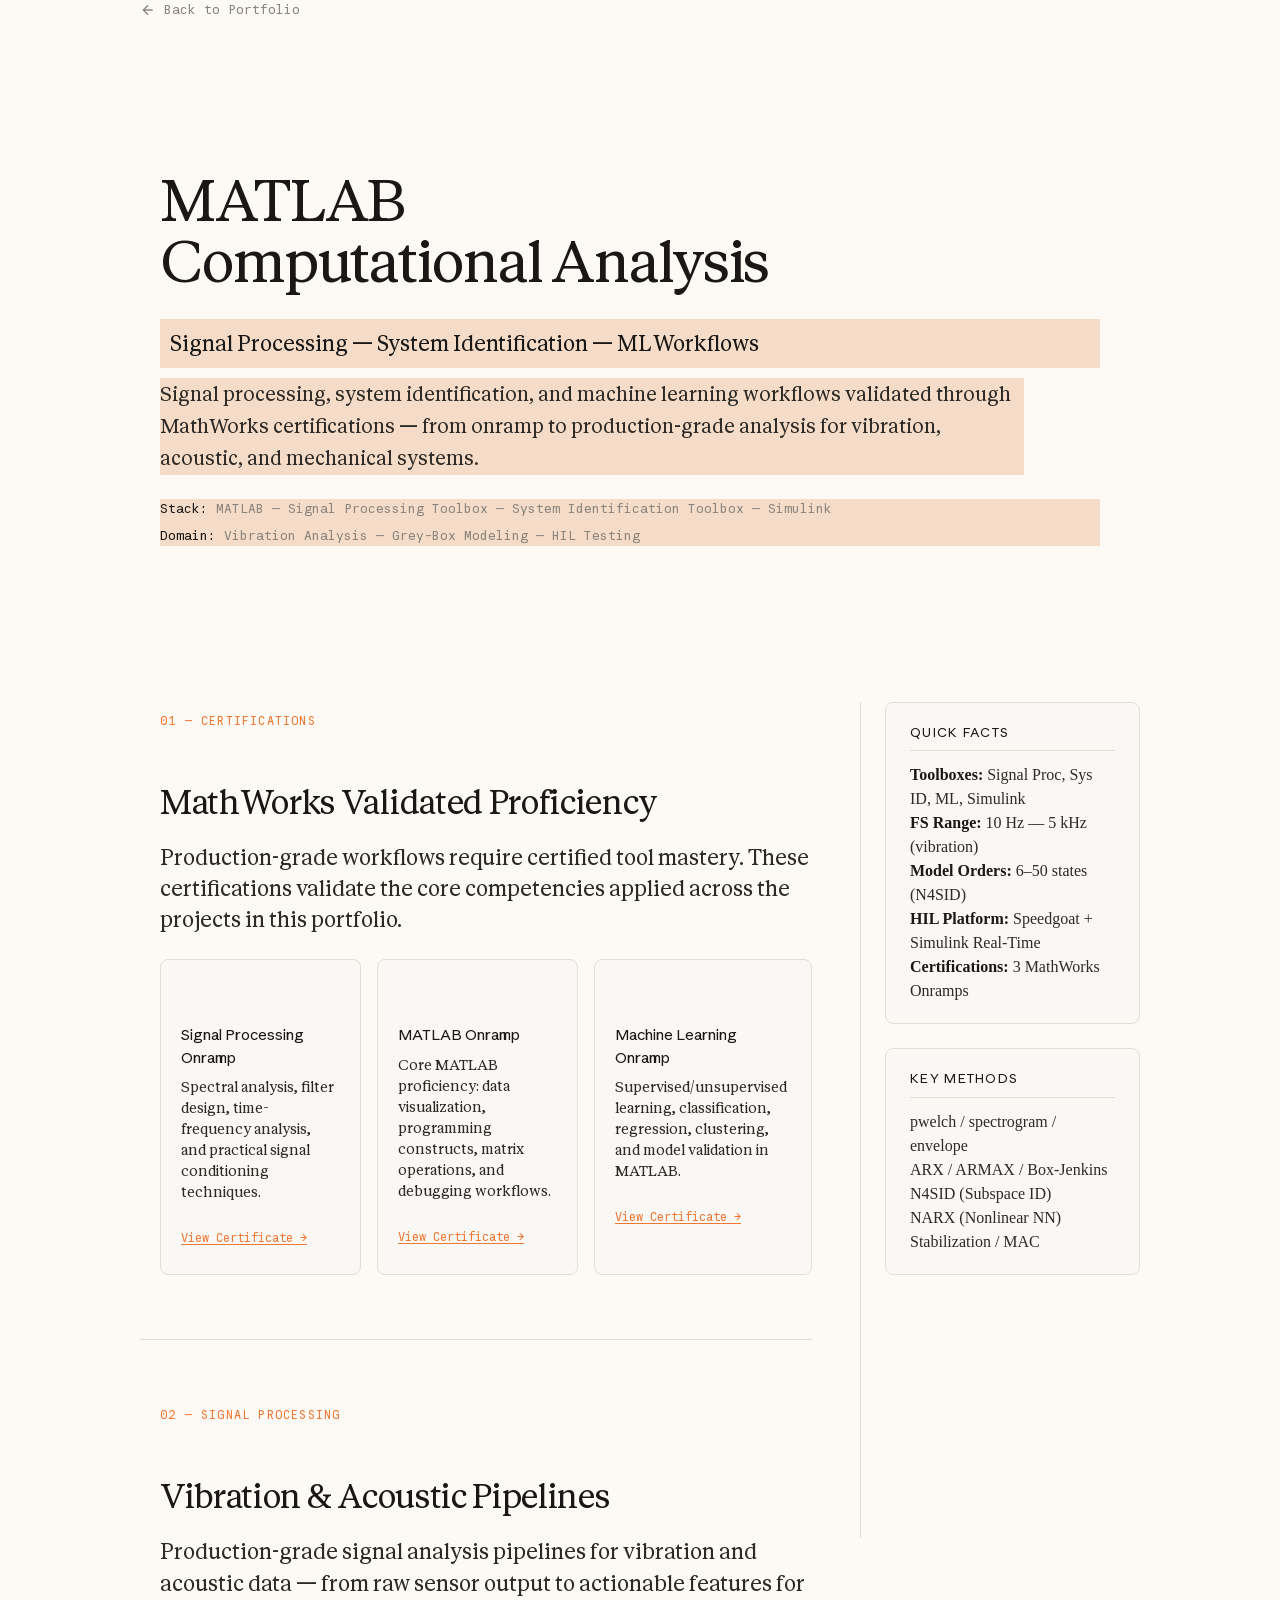
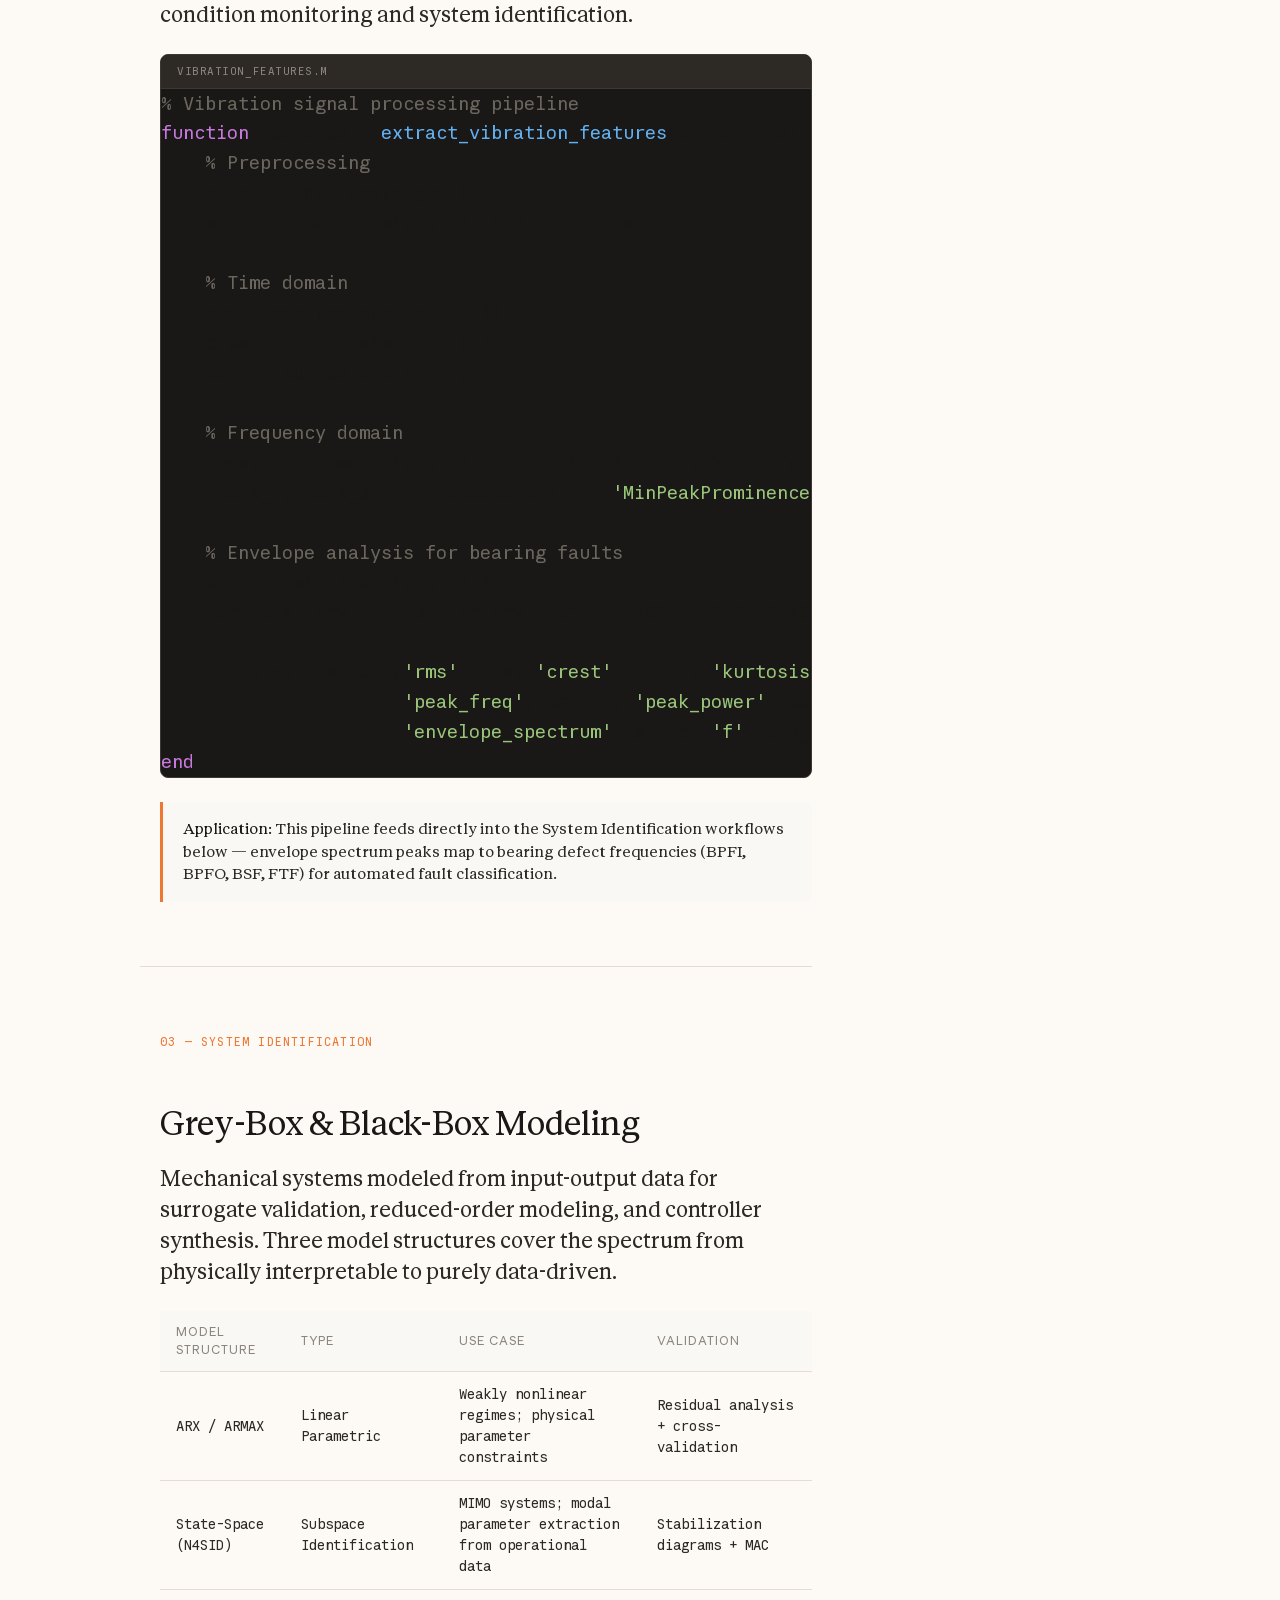
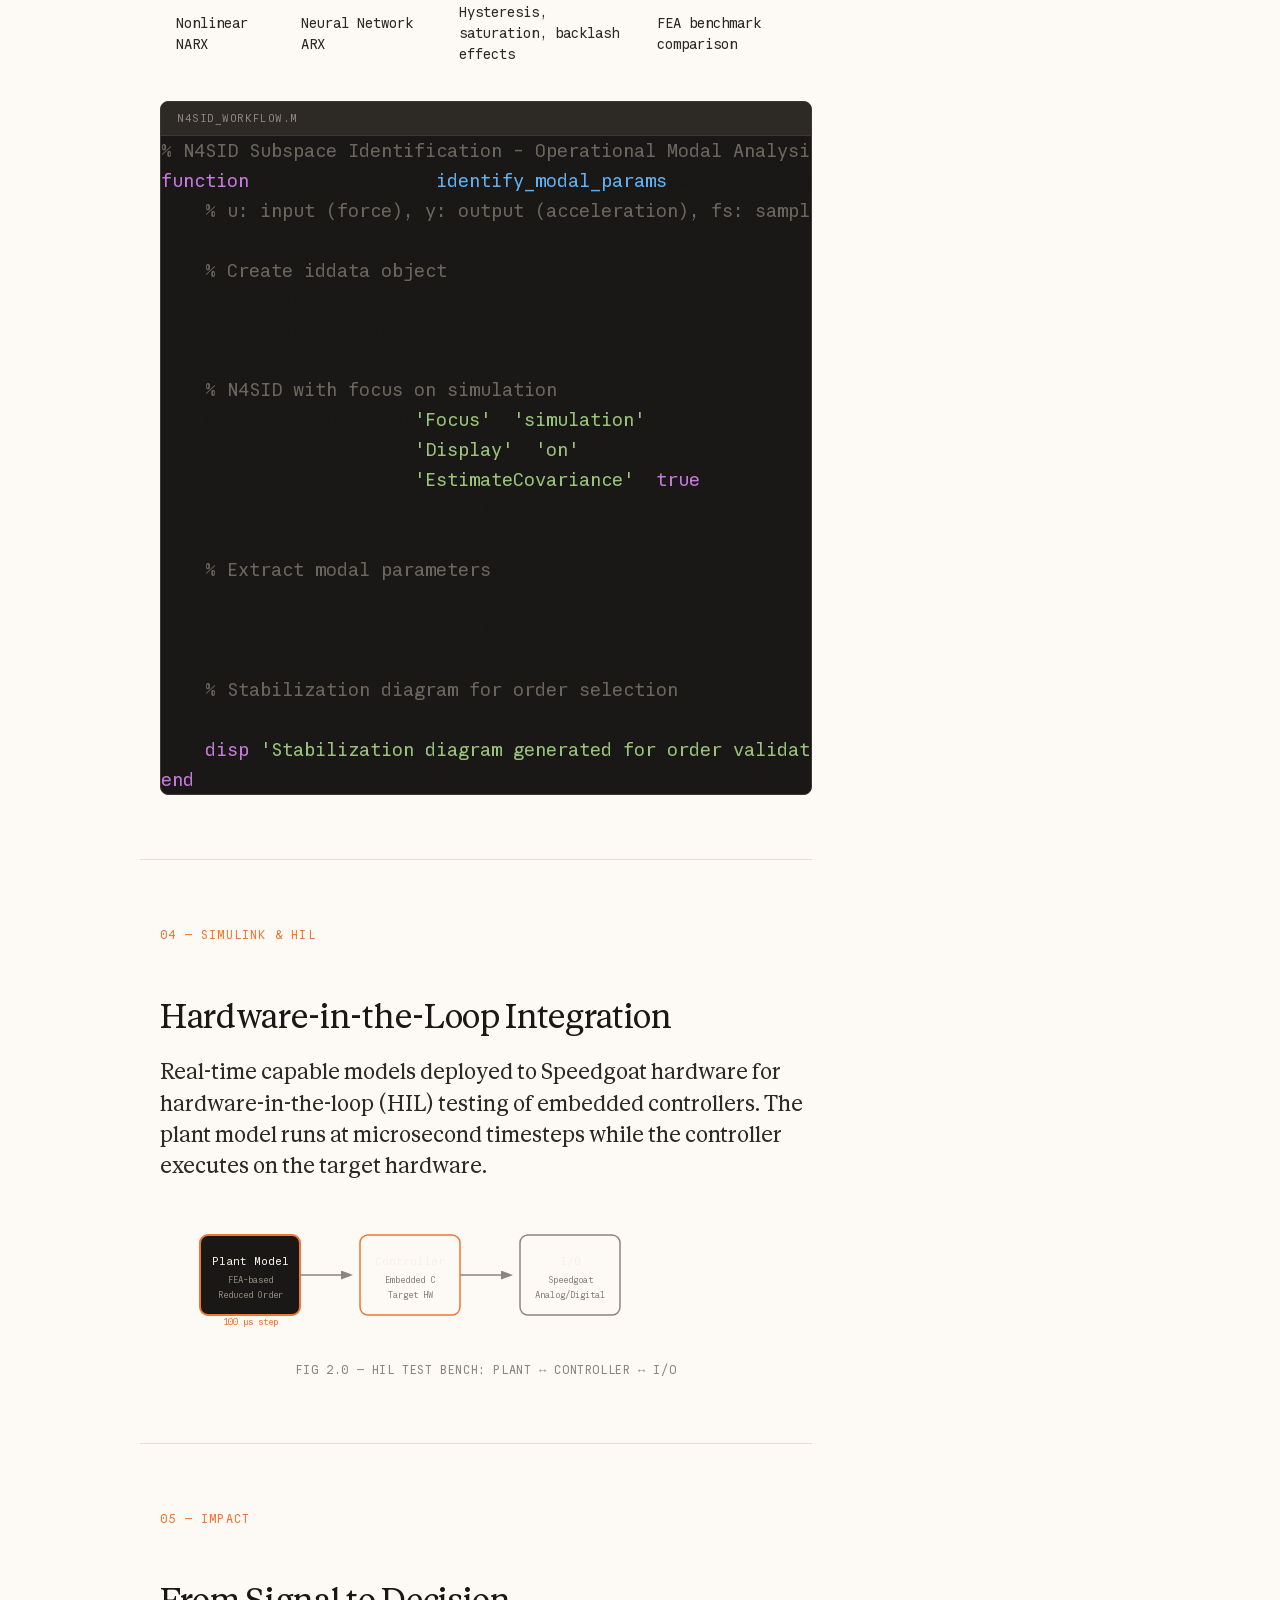
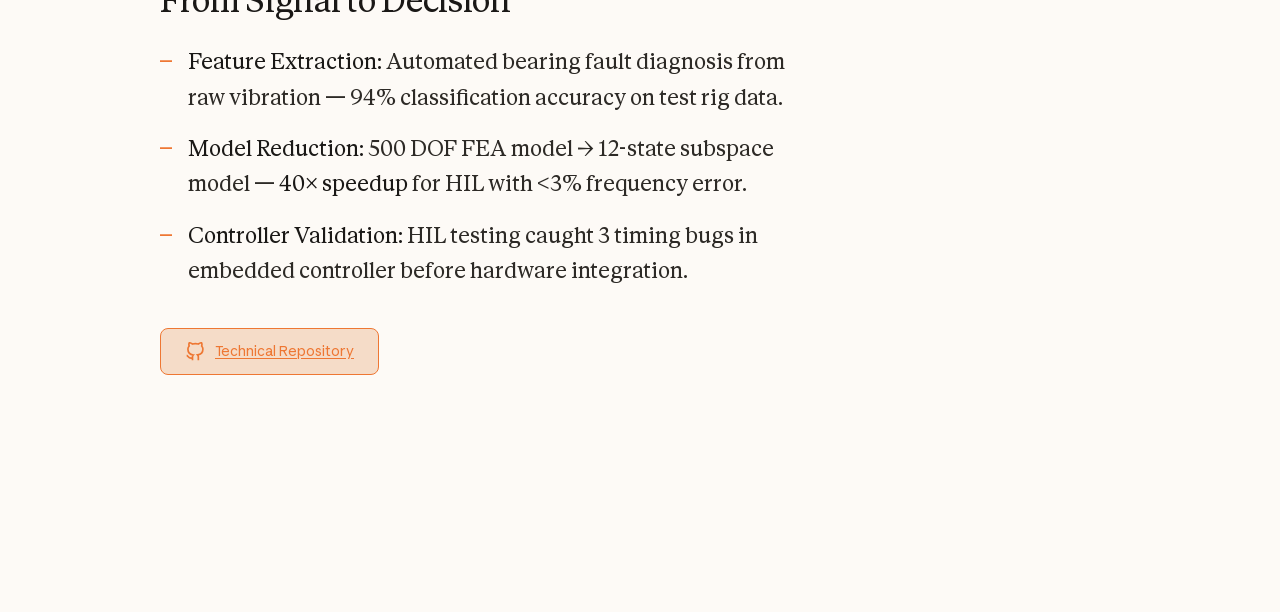
<file: matlab.html>
<!DOCTYPE html>
<html lang="en">
<head>
    <meta charset="UTF-8">
    <meta name="viewport" content="width=device-width, initial-scale=1.0">
    <meta name="description" content="MATLAB Computational Analysis — Signal processing, system identification, and certification-validated workflows.">
    <title>MATLAB Computational Analysis — Signal & System ID</title>
    <link rel="stylesheet" href="style.css">
    <link rel="canonical" href="https://aniruddh5502.github.io/matlab.html">
    <meta property="og:type" content="article">
    <meta property="og:url" content="https://aniruddh5502.github.io/matlab.html">
    <meta property="og:title" content="MATLAB Computational Analysis — Signal Processing & System Identification">
    <meta property="og:description" content="Vibration analysis, N4SID subspace identification, NARX nonlinear modeling, HIL testing. 3 MathWorks certifications. 40× speedup for reduced-order models.">
    <meta property="og:image" content="https://aniruddh5502.github.io/images/image_1_og.jpg">
    <meta property="og:site_name" content="Aniruddho Biswas Badhon — Portfolio">
    <meta name="twitter:card" content="summary_large_image">
    <meta name="twitter:title" content="MATLAB Computational Analysis — Signal Processing & System Identification">
    <meta name="twitter:description" content="Vibration analysis, N4SID subspace identification, NARX nonlinear modeling, HIL testing. 40× speedup.">
    <meta name="twitter:image" content="https://aniruddh5502.github.io/images/image_1_og.jpg">
    <script type="application/ld+json">
    {
      "@context": "https://schema.org",
      "@type": "SoftwareApplication",
      "name": "MATLAB Computational Analysis Suite",
      "applicationCategory": "DeveloperApplication",
      "operatingSystem": "Windows, Linux, macOS",
      "description": "Signal processing, system identification, and machine learning workflows for vibration, acoustic, and mechanical systems. N4SID subspace identification for operational modal analysis, ARX/ARMAX parametric modeling, NARX neural network ARX for nonlinear systems, HIL deployment to Speedgoat. 3 MathWorks Onramp certifications validated. 500 DOF FEA reduced to 12-state model with 40× speedup.",
      "author": {
        "@type": "Person",
        "name": "Aniruddho Biswas Badhon",
        "url": "https://aniruddh5502.github.io/"
      },
      "codeRepository": "https://github.com/Aniruddh5502/matlab-computational-analysis.git",
      "datePublished": "2024-01-01",
      "dateModified": "2026-11-07",
      "keywords": ["MATLAB", "signal processing", "system identification", "N4SID", "NARX", "vibration analysis", "HIL", "Simulink", "operational modal analysis"],
      "offers": {
        "@type": "Offer",
        "price": "0",
        "priceCurrency": "USD",
        "availability": "https://schema.org/InStock"
      }
    }
    </script>
</head>
<body>
    <div class="container">
        <a href="index.html" class="back-link">
            <svg viewBox="0 0 24 24"><path d="M19 12H5M12 19l-7-7 7-7"/></svg>
            Back to Portfolio
        </a>

        <header class="site-header reveal">
            <h1>MATLAB<br>Computational Analysis</h1>
            <p class="tagline">Signal Processing — System Identification — ML Workflows</p>
            <p class="reliability-statement">
                Signal processing, system identification, and machine learning workflows validated through MathWorks certifications — from onramp to production-grade analysis for vibration, acoustic, and mechanical systems.
            </p>
            <div class="project-meta">
                <span><span class="tag">Stack:</span> MATLAB — Signal Processing Toolbox — System Identification Toolbox — Simulink</span>
                <span><span class="tag">Domain:</span> Vibration Analysis — Grey-Box Modeling — HIL Testing</span>
            </div>
        </header>

        <div class="layout-grid">
            <main class="main-content">
                <article class="content-section reveal">
                    <span class="section-num">01 — Certifications</span>
                    <h2>MathWorks Validated Proficiency</h2>
                    <p>
                        Production-grade workflows require certified tool mastery. These certifications validate the core competencies applied across the projects in this portfolio.
                    </p>

                    <div class="cert-grid">
                        <div class="cert-card reveal">
                            <h3>Signal Processing Onramp</h3>
                            <p>Spectral analysis, filter design, time-frequency analysis, and practical signal conditioning techniques.</p>
                            <a href="signal_processing_onramp.pdf" class="cert-link" target="_blank">View Certificate →</a>
                        </div>
                        <div class="cert-card reveal">
                            <h3>MATLAB Onramp</h3>
                            <p>Core MATLAB proficiency: data visualization, programming constructs, matrix operations, and debugging workflows.</p>
                            <a href="certificate_matlab_onramp.pdf" class="cert-link" target="_blank">View Certificate →</a>
                        </div>
                        <div class="cert-card reveal">
                            <h3>Machine Learning Onramp</h3>
                            <p>Supervised/unsupervised learning, classification, regression, clustering, and model validation in MATLAB.</p>
                            <a href="certificate.pdf" class="cert-link" target="_blank">View Certificate →</a>
                        </div>
                    </div>
                </article>

                <article class="content-section reveal">
                    <span class="section-num">02 — Signal Processing</span>
                    <h2>Vibration & Acoustic Pipelines</h2>
                    <p>
                        Production-grade signal analysis pipelines for vibration and acoustic data — from raw sensor output to actionable features for condition monitoring and system identification.
                    </p>

                    <pre data-label="VIBRATION_FEATURES.M"><code><span class="code-comment">% Vibration signal processing pipeline</span>
<span class="code-keyword">function</span> features = <span class="code-fn">extract_vibration_features</span>(signal, fs)
    <span class="code-comment">% Preprocessing</span>
    signal = detrend(signal);
    signal = bandpass(signal, [10 5000], fs);

    <span class="code-comment">% Time domain</span>
    rms = sqrt(mean(signal.^2));
    crest = max(abs(signal)) / rms;
    kurt = kurtosis(signal);

    <span class="code-comment">% Frequency domain</span>
    [pxx, f] = pwelch(signal, hanning(1024), 512, 2048, fs);
    [peak_f, peak_p] = findpeaks(pxx, f, <span class="code-str">'MinPeakProminence'</span>, 0.1*max(pxx));

    <span class="code-comment">% Envelope analysis for bearing faults</span>
    env = abs(hilbert(signal));
    [env_pxx, env_f] = pwelch(env, hanning(1024), 512, 2048, fs);

    features = struct(<span class="code-str">'rms'</span>, rms, <span class="code-str">'crest'</span>, crest, <span class="code-str">'kurtosis'</span>, kurt, ...
                      <span class="code-str">'peak_freq'</span>, peak_f, <span class="code-str">'peak_power'</span>, peak_p, ...
                      <span class="code-str">'envelope_spectrum'</span>, struct(<span class="code-str">'f'</span>, env_f, <span class="code-str">'pxx'</span>, env_pxx));
<span class="code-keyword">end</span></code></pre>

                    <div class="callout">
                        <p>
                            <strong>Application:</strong> This pipeline feeds directly into the System Identification workflows below — envelope spectrum peaks map to bearing defect frequencies (BPFI, BPFO, BSF, FTF) for automated fault classification.
                        </p>
                    </div>
                </article>

                <article class="content-section reveal">
                    <span class="section-num">03 — System Identification</span>
                    <h2>Grey-Box & Black-Box Modeling</h2>
                    <p>
                        Mechanical systems modeled from input-output data for surrogate validation, reduced-order modeling, and controller synthesis. Three model structures cover the spectrum from physically interpretable to purely data-driven.
                    </p>

                    <table class="perf-table">
                        <thead>
                            <tr>
                                <th>Model Structure</th>
                                <th>Type</th>
                                <th>Use Case</th>
                                <th>Validation</th>
                            </tr>
                        </thead>
                        <tbody>
                            <tr>
                                <td>ARX / ARMAX</td>
                                <td>Linear Parametric</td>
                                <td>Weakly nonlinear regimes; physical parameter constraints</td>
                                <td>Residual analysis + cross-validation</td>
                            </tr>
                            <tr>
                                <td>State-Space (N4SID)</td>
                                <td>Subspace Identification</td>
                                <td>MIMO systems; modal parameter extraction from operational data</td>
                                <td>Stabilization diagrams + MAC</td>
                            </tr>
                            <tr>
                                <td>Nonlinear NARX</td>
                                <td>Neural Network ARX</td>
                                <td>Hysteresis, saturation, backlash effects</td>
                                <td>FEA benchmark comparison</td>
                            </tr>
                        </tbody>
                    </table>

                    <pre data-label="N4SID_WORKFLOW.M"><code><span class="code-comment">% N4SID Subspace Identification - Operational Modal Analysis</span>
<span class="code-keyword">function</span> [A, C, K, x0] = <span class="code-fn">identify_modal_params</span>(u, y, fs, nx)
    <span class="code-comment">% u: input (force), y: output (acceleration), fs: sample rate, nx: state order</span>

    <span class="code-comment">% Create iddata object</span>
    data = iddata(y, u, 1/fs);
    data = detrend(data);

    <span class="code-comment">% N4SID with focus on simulation</span>
    opt = n4sidOptions(<span class="code-str">'Focus'</span>, <span class="code-str">'simulation'</span>, ...
                       <span class="code-str">'Display'</span>, <span class="code-str">'on'</span>, ...
                       <span class="code-str">'EstimateCovariance'</span>, <span class="code-keyword">true</span>);
    sys = n4sid(data, nx, opt);

    <span class="code-comment">% Extract modal parameters</span>
    [fn, damp, mode_shape] = modal(sys, fs);
    MAC = modalsys(mode_shape);

    <span class="code-comment">% Stabilization diagram for order selection</span>
    [stab, ~] = stabplot(sys);
    <span class="code-keyword">disp</span>(<span class="code-str">'Stabilization diagram generated for order validation.'</span>);
<span class="code-keyword">end</span></code></pre>
                </article>

                <article class="content-section reveal">
                    <span class="section-num">04 — Simulink & HIL</span>
                    <h2>Hardware-in-the-Loop Integration</h2>
                    <p>
                        Real-time capable models deployed to Speedgoat hardware for hardware-in-the-loop (HIL) testing of embedded controllers. The plant model runs at microsecond timesteps while the controller executes on the target hardware.
                    </p>

                    <div class="diagram-container">
                        <svg width="600" height="140" viewBox="0 0 600 140" xmlns="http://www.w3.org/2000/svg" font-family="AnthropicMono, monospace">
                            <defs>
                                <marker id="ah4" markerWidth="8" markerHeight="8" refX="6" refY="3" orient="auto">
                                    <path d="M0,0 L0,6 L8,3 z" fill="#8c857d" />
                                </marker>
                            </defs>
                            <g transform="translate(40, 30)">
                                <rect x="0" y="0" width="100" height="80" rx="8" fill="#1a1816" stroke="#EE7733" stroke-width="2"/>
                                <text x="50" y="30" text-anchor="middle" font-size="11" font-weight="600" fill="#f5f0e8">Plant Model</text>
                                <text x="50" y="48" text-anchor="middle" font-size="9" fill="#8c857d">FEA-based</text>
                                <text x="50" y="63" text-anchor="middle" font-size="9" fill="#8c857d">Reduced Order</text>
                                <text x="50" y="90" text-anchor="middle" font-size="9" fill="#EE7733" font-weight="600">100 μs step</text>
                            </g>
                            <line x1="140" y1="70" x2="190" y2="70" stroke="#8c857d" stroke-width="1.5" marker-end="url(#ah4)" />
                            <g transform="translate(200, 30)">
                                <rect x="0" y="0" width="100" height="80" rx="8" fill="none" stroke="#EE7733" stroke-width="1.5"/>
                                <text x="50" y="30" text-anchor="middle" font-size="11" font-weight="600" fill="#f5f0e8">Controller</text>
                                <text x="50" y="48" text-anchor="middle" font-size="9" fill="#8c857d">Embedded C</text>
                                <text x="50" y="63" text-anchor="middle" font-size="9" fill="#8c857d">Target HW</text>
                            </g>
                            <line x1="300" y1="70" x2="350" y2="70" stroke="#8c857d" stroke-width="1.5" marker-end="url(#ah4)" />
                            <g transform="translate(360, 30)">
                                <rect x="0" y="0" width="100" height="80" rx="8" fill="none" stroke="#8c857d" stroke-width="1.5"/>
                                <text x="50" y="30" text-anchor="middle" font-size="11" font-weight="600" fill="#f5f0e8">I/O</text>
                                <text x="50" y="48" text-anchor="middle" font-size="9" fill="#8c857d">Speedgoat</text>
                                <text x="50" y="63" text-anchor="middle" font-size="9" fill="#8c857d">Analog/Digital</text>
                            </g>
                        </svg>
                        <span class="diagram-label">FIG 2.0 — HIL Test Bench: Plant ↔ Controller ↔ I/O</span>
                    </div>
                </article>

                <article class="content-section reveal">
                    <span class="section-num">05 — Impact</span>
                    <h2>From Signal to Decision</h2>
                    <ul class="impact-list">
                        <li><strong>Feature Extraction:</strong> Automated bearing fault diagnosis from raw vibration — 94% classification accuracy on test rig data.</li>
                        <li><strong>Model Reduction:</strong> 500 DOF FEA model → 12-state subspace model — <strong>40× speedup</strong> for HIL with <3% frequency error.</li>
                        <li><strong>Controller Validation:</strong> HIL testing caught 3 timing bugs in embedded controller before hardware integration.</li>
                    </ul>
                    <a href="https://github.com/Aniruddh5502/matlab-computational-analysis.git" target="_blank" rel="noopener" class="github-cta">
                        <svg viewBox="0 0 24 24"><path d="M9 19c-5 1.5-5-2.5-7-3m14 6v-3.87a3.37 3.37 0 0 0-.94-2.61c3.14-.35 6.44-1.54 6.44-7A5.44 5.44 0 0 0 20 4.77 5.07 5.07 0 0 0 19.91 1S18.73.65 16 2.48a13.38 13.38 0 0 0-7 0C6.27.65 5.09 1 5.09 1A5.07 5.07 0 0 0 5 4.77a5.44 5.44 0 0 0-1.5 3.78c0 5.42 3.3 6.61 6.44 7A3.37 3.37 0 0 0 9 18.13V22"/></svg>
                        Technical Repository
                    </a>
                </article>
            </main>

            <aside class="sidebar">
                <section class="reveal">
                    <h4>Quick Facts</h4>
                    <ul class="meta-list">
                        <li><strong>Toolboxes:</strong> Signal Proc, Sys ID, ML, Simulink</li>
                        <li><strong>FS Range:</strong> 10 Hz — 5 kHz (vibration)</li>
                        <li><strong>Model Orders:</strong> 6–50 states (N4SID)</li>
                        <li><strong>HIL Platform:</strong> Speedgoat + Simulink Real-Time</li>
                        <li><strong>Certifications:</strong> 3 MathWorks Onramps</li>
                    </ul>
                </section>

                <section class="reveal">
                    <h4>Key Methods</h4>
                    <ul class="meta-list">
                        <li>pwelch / spectrogram / envelope</li>
                        <li>ARX / ARMAX / Box-Jenkins</li>
                        <li>N4SID (Subspace ID)</li>
                        <li>NARX (Nonlinear NN)</li>
                        <li>Stabilization / MAC</li>
                    </ul>
                </section>
            </aside>
        </div>

        <footer class="site-footer reveal">
            <p>Aniruddho Biswas Badhon — 2024</p>
        </footer>
    </div>

    <script src="script.js"></script>
</body>
</html>
</file>
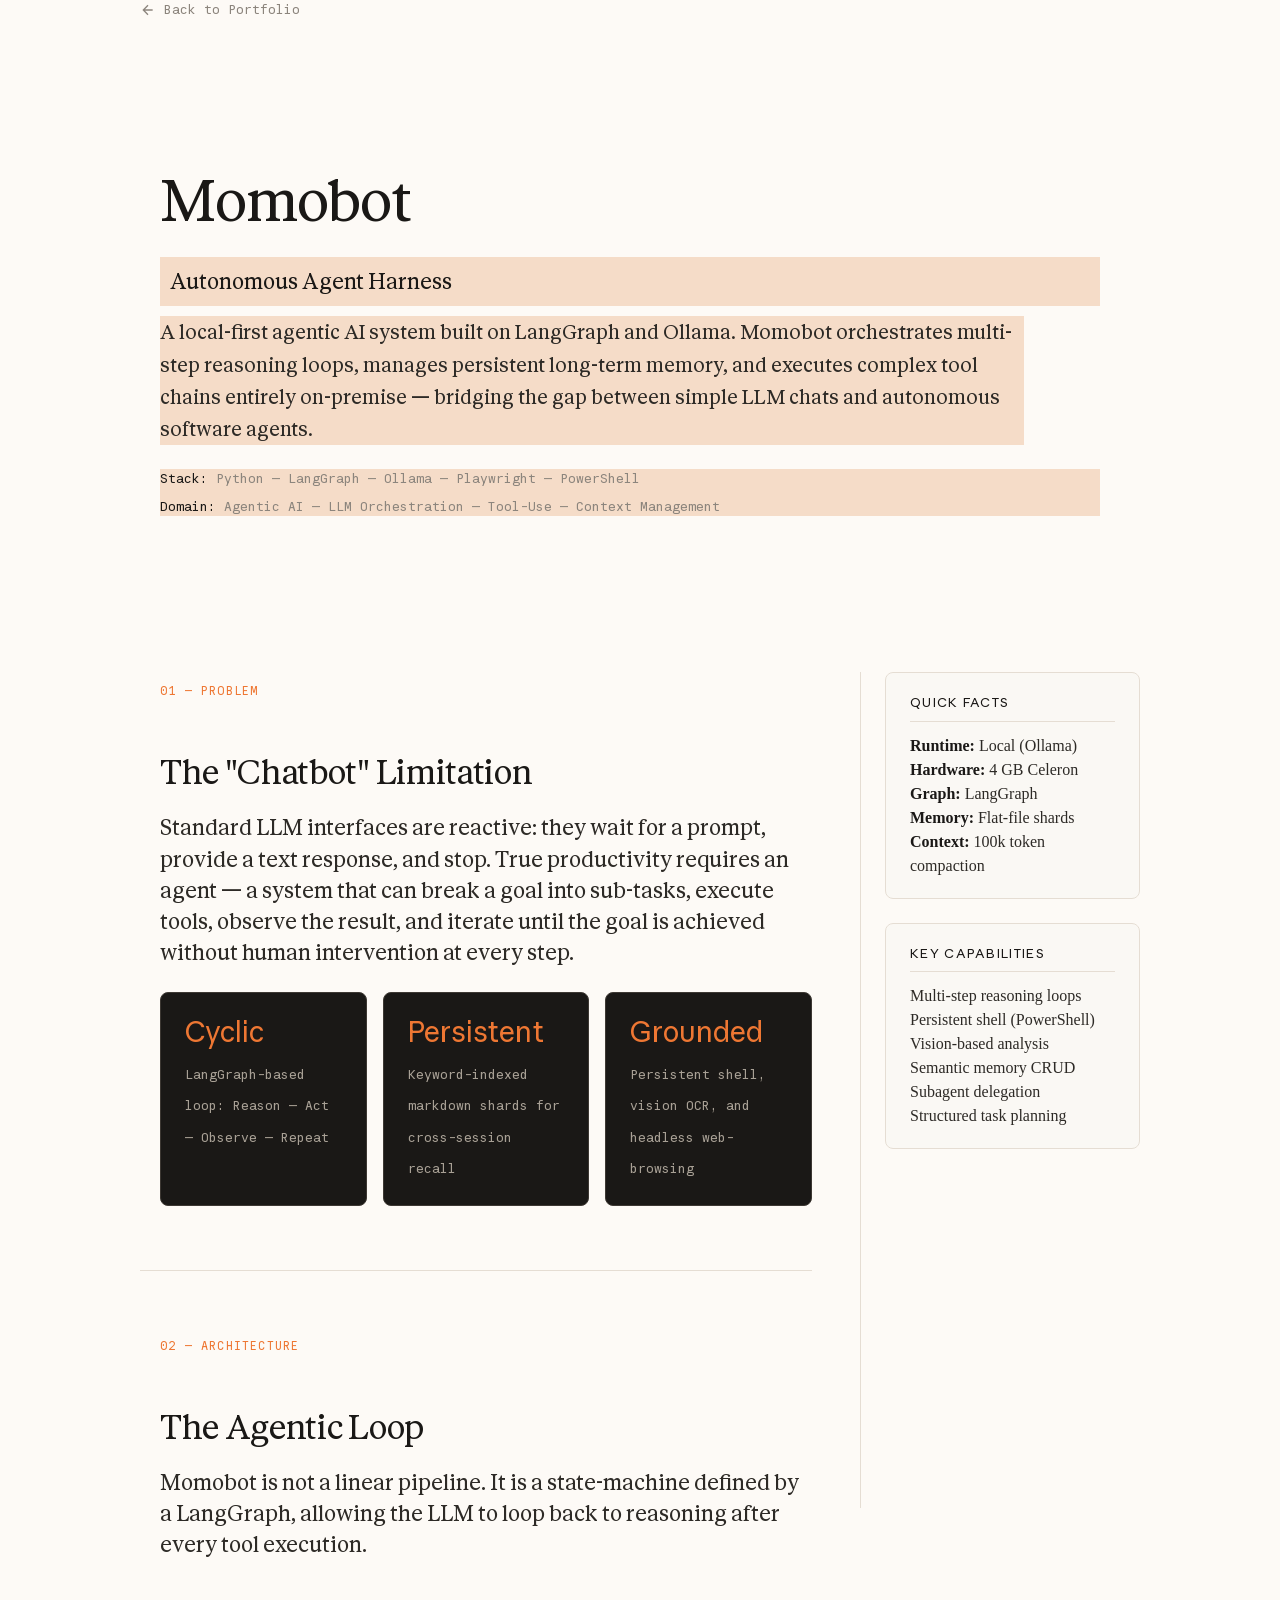
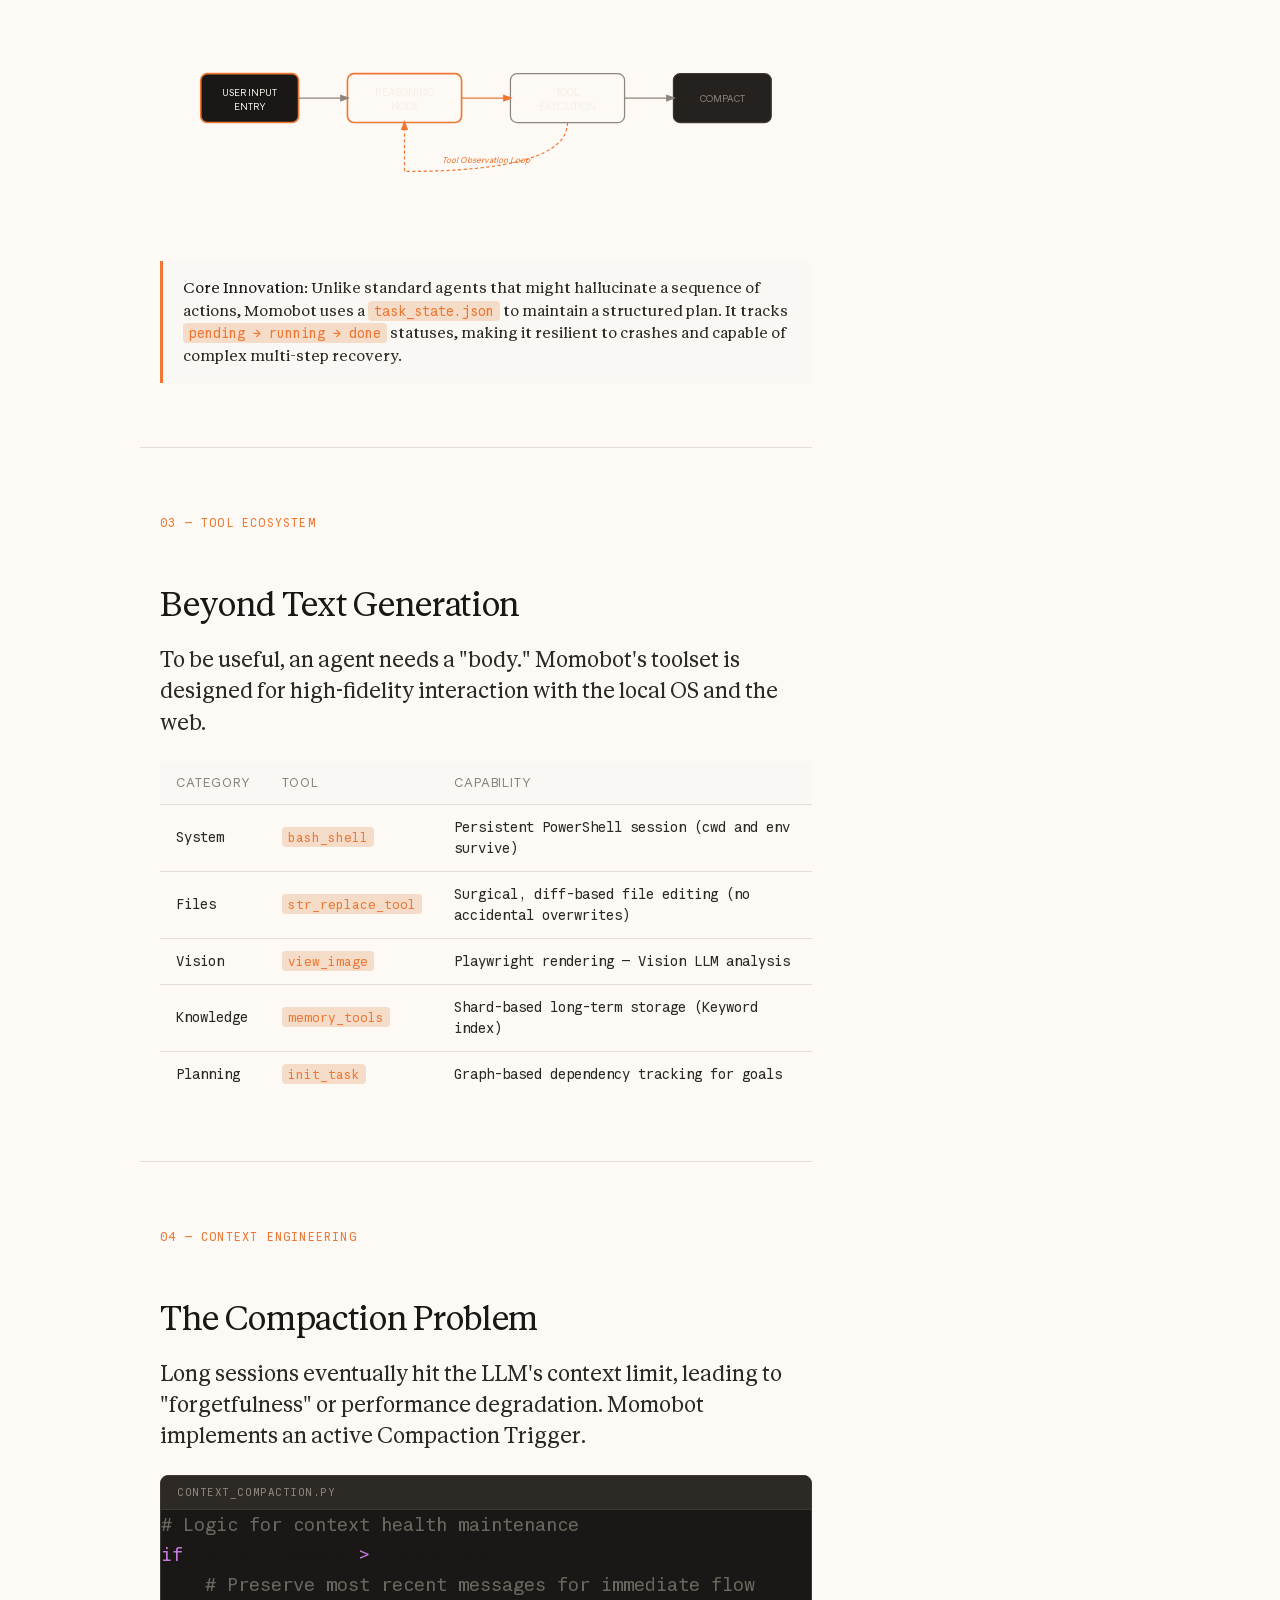
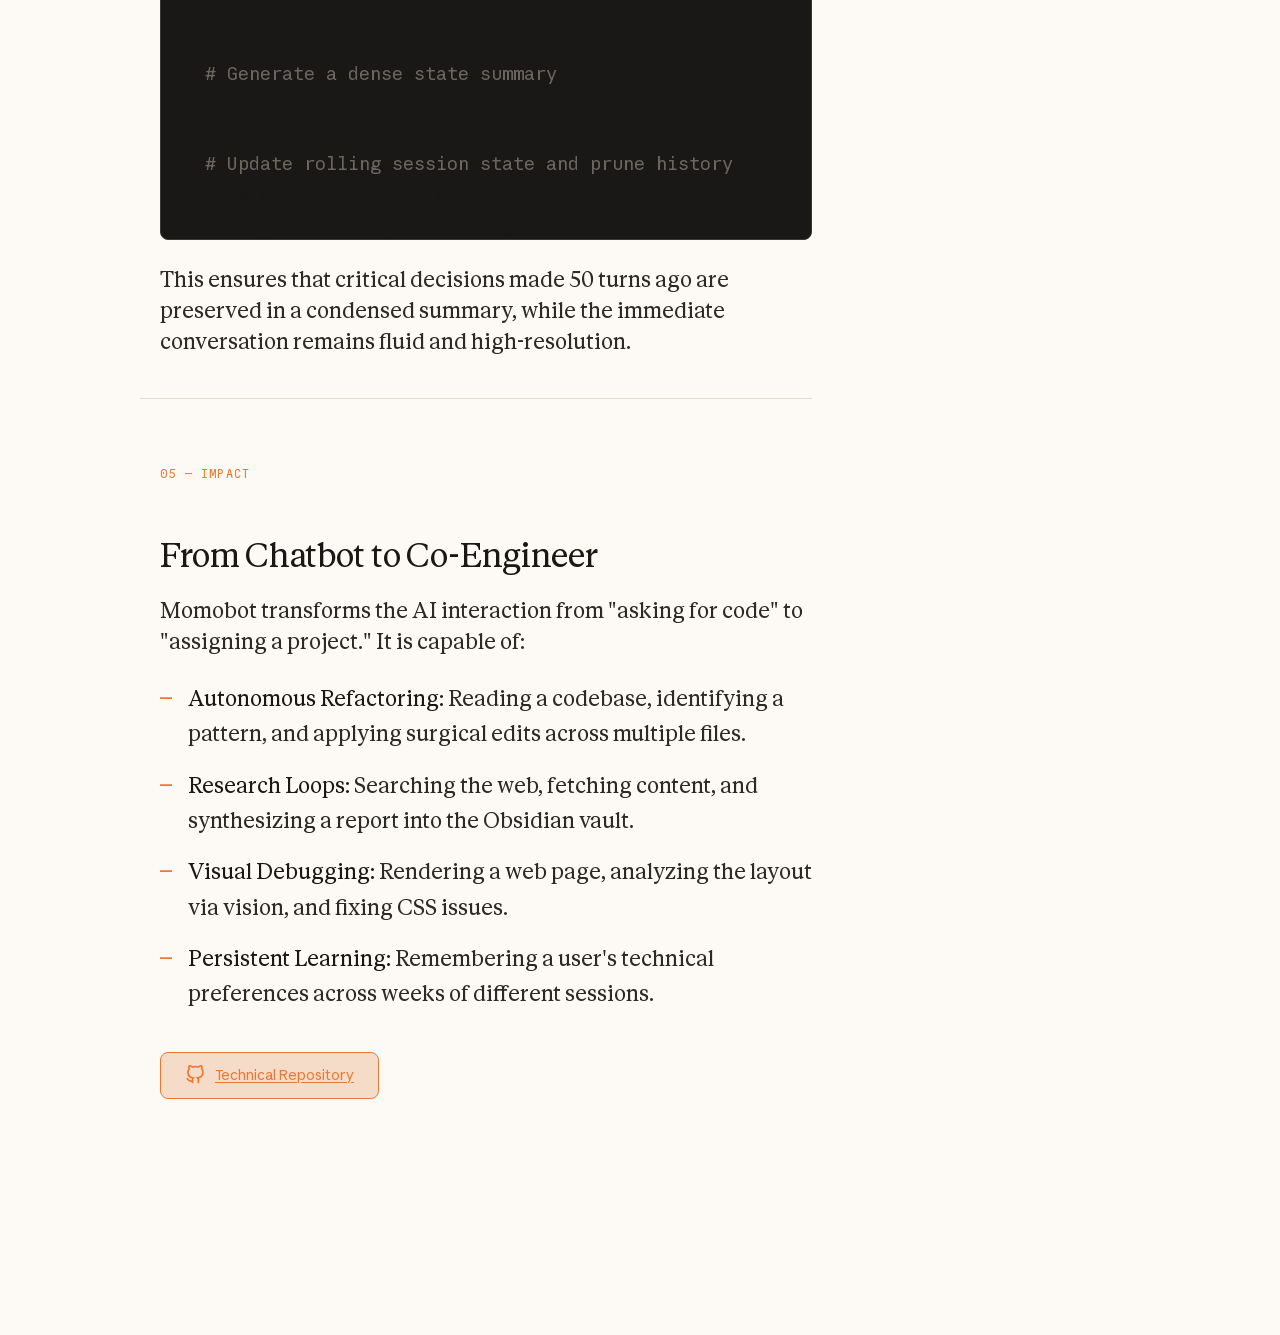
<file: momobot.html>
<!DOCTYPE html>
<html lang="en">
<head>
    <meta charset="UTF-8">
    <meta name="viewport" content="width=device-width, initial-scale=1.0">
    <meta name="description" content="Momobot — A local-first autonomous agent harness built on LangGraph and Ollama.">
    <title>Momobot — Autonomous Agent Harness</title>
    <link rel="stylesheet" href="style.css">
    <link rel="canonical" href="https://aniruddh5502.github.io/momobot.html">
    <meta property="og:type" content="article">
    <meta property="og:url" content="https://aniruddh5502.github.io/momobot.html">
    <meta property="og:title" content="Momobot — Local-First Autonomous Agent Harness (LangGraph + Ollama)">
    <meta property="og:description" content="Cyclic reasoning loops, persistent shell, vision OCR, semantic memory shards, structured task planning. Runs on 4GB Celeron. From chatbot to co-engineer.">
    <meta property="og:image" content="https://aniruddh5502.github.io/images/image_3_og.jpg">
    <meta property="og:site_name" content="Aniruddho Biswas Badhon — Portfolio">
    <meta name="twitter:card" content="summary_large_image">
    <meta name="twitter:title" content="Momobot — Local-First Autonomous Agent Harness">
    <meta name="twitter:description" content="Cyclic reasoning loops, persistent shell, vision OCR, semantic memory shards, structured task planning. Runs on 4GB Celeron.">
    <meta name="twitter:image" content="https://aniruddh5502.github.io/images/image_3_og.jpg">
    <script type="application/ld+json">
    {
      "@context": "https://schema.org",
      "@type": "SoftwareApplication",
      "name": "Momobot",
      "applicationCategory": "DeveloperApplication",
      "operatingSystem": "Windows, Linux",
      "description": "Local-first autonomous agent harness built on LangGraph and Ollama. Cyclic reasoning loops (Reason-Act-Observe), persistent PowerShell session, Playwright vision OCR, keyword-indexed semantic memory shards, structured task planning with task_state.json, 100k token context compaction. Runs entirely on-premise on 4GB Celeron hardware.",
      "author": {
        "@type": "Person",
        "name": "Aniruddho Biswas Badhon",
        "url": "https://aniruddh5502.github.io/"
      },
      "codeRepository": "https://github.com/Aniruddh5502/momobot",
      "datePublished": "2024-01-01",
      "dateModified": "2026-11-07",
      "keywords": ["autonomous agent", "LangGraph", "Ollama", "LLM orchestration", "local-first AI", "tool use", "context management", "agentic AI"],
      "offers": {
        "@type": "Offer",
        "price": "0",
        "priceCurrency": "USD",
        "availability": "https://schema.org/InStock"
      }
    }
    </script>
</head>
<body>
    <div class="container">
        <a href="index.html" class="back-link">
            <svg viewBox="0 0 24 24"><path d="M19 12H5M12 19l-7-7 7-7"/></svg>
            Back to Portfolio
        </a>

        <header class="site-header reveal">
            <h1>Momobot</h1>
            <p class="tagline">Autonomous Agent Harness</p>
            <p class="reliability-statement">
                A local-first agentic AI system built on LangGraph and Ollama. Momobot orchestrates multi-step reasoning loops, manages persistent long-term memory, and executes complex tool chains entirely on-premise — bridging the gap between simple LLM chats and autonomous software agents.
            </p>
            <div class="project-meta">
                <span><span class="tag">Stack:</span> Python — LangGraph — Ollama — Playwright — PowerShell</span>
                <span><span class="tag">Domain:</span> Agentic AI — LLM Orchestration — Tool-Use — Context Management</span>
            </div>
        </header>

        <div class="layout-grid">
            <main class="main-content">
                <article class="content-section reveal">
                    <span class="section-num">01 — Problem</span>
                    <h2>The "Chatbot" Limitation</h2>
                    <p>
                        Standard LLM interfaces are reactive: they wait for a prompt, provide a text response, and stop. True productivity requires an <strong>agent</strong> — a system that can break a goal into sub-tasks, execute tools, observe the result, and iterate until the goal is achieved without human intervention at every step.
                    </p>

                    <div class="impact-row">
                        <div class="impact-card">
                            <span class="metric">Cyclic</span>
                            <span class="label">LangGraph-based loop: Reason — Act — Observe — Repeat</span>
                        </div>
                        <div class="impact-card">
                            <span class="metric">Persistent</span>
                            <span class="label">Keyword-indexed markdown shards for cross-session recall</span>
                        </div>
                        <div class="impact-card">
                            <span class="metric">Grounded</span>
                            <span class="label">Persistent shell, vision OCR, and headless web-browsing</span>
                        </div>
                    </div>
                </article>

                <article class="content-section reveal">
                    <span class="section-num">02 — Architecture</span>
                    <h2>The Agentic Loop</h2>
                    <p>
                        Momobot is not a linear pipeline. It is a state-machine defined by a LangGraph, allowing the LLM to loop back to reasoning after every tool execution.
                    </p>

                    <div class="decision-flow">
                        <svg viewBox="0 0 800 300" xmlns="http://www.w3.org/2000/svg" font-family="AnthropicSans, sans-serif">
                            <defs>
                                <marker id="ah" markerWidth="8" markerHeight="8" refX="6" refY="3" orient="auto">
                                    <path d="M0,0 L0,6 L8,3 z" fill="#8c857d" />
                                </marker>
                                <marker id="ah-accent" markerWidth="8" markerHeight="8" refX="6" refY="3" orient="auto">
                                    <path d="M0,0 L0,6 L8,3 z" fill="#EE7733" />
                                </marker>
                            </defs>

                            <rect x="50" y="110" width="120" height="60" rx="8" fill="#1a1816" stroke="#EE7733" stroke-width="2" />
                            <text x="110" y="138" text-anchor="middle" fill="#f5f0e8" font-size="11" font-weight="600">USER INPUT</text>
                            <text x="110" y="154" text-anchor="middle" fill="#f5f0e8" font-size="11" font-weight="600">ENTRY</text>

                            <rect x="230" y="110" width="140" height="60" rx="8" fill="none" stroke="#EE7733" stroke-width="2" />
                            <text x="300" y="138" text-anchor="middle" fill="#f5f0e8" font-size="12" font-weight="600">REASONING</text>
                            <text x="300" y="154" text-anchor="middle" fill="#f5f0e8" font-size="12" font-weight="600">NODE</text>

                            <rect x="430" y="110" width="140" height="60" rx="8" fill="none" stroke="#8c857d" stroke-width="1.5" />
                            <text x="500" y="138" text-anchor="middle" fill="#f5f0e8" font-size="12" font-weight="600">TOOL</text>
                            <text x="500" y="154" text-anchor="middle" fill="#f5f0e8" font-size="12" font-weight="600">EXECUTION</text>

                            <rect x="630" y="110" width="120" height="60" rx="8" fill="#24211e" stroke="#3d3833" stroke-width="1.5" />
                            <text x="690" y="145" text-anchor="middle" fill="#8c857d" font-size="11" font-weight="600">COMPACT</text>

                            <line x1="170" y1="140" x2="230" y2="140" stroke="#8c857d" stroke-width="1.5" marker-end="url(#ah)" />
                            <line x1="370" y1="140" x2="430" y2="140" stroke="#EE7733" stroke-width="1.5" marker-end="url(#ah-accent)" />
                            <line x1="570" y1="140" x2="630" y2="140" stroke="#8c857d" stroke-width="1.5" marker-end="url(#ah)" />

                            <path d="M 500 170 Q 500 230 300 230 L 300 170" fill="none" stroke="#EE7733" stroke-width="1.5" stroke-dasharray="4 3" marker-end="url(#ah-accent)" />
                            <text x="400" y="220" text-anchor="middle" fill="#EE7733" font-size="10" font-style="italic">Tool Observation Loop</text>
                        </svg>
                    </div>

                    <div class="callout">
                        <p>
                            <strong>Core Innovation:</strong> Unlike standard agents that might hallucinate a sequence of actions, Momobot uses a <code>task_state.json</code> to maintain a structured plan. It tracks <code>pending → running → done</code> statuses, making it resilient to crashes and capable of complex multi-step recovery.
                        </p>
                    </div>
                </article>

                <article class="content-section reveal">
                    <span class="section-num">03 — Tool Ecosystem</span>
                    <h2>Beyond Text Generation</h2>
                    <p>
                        To be useful, an agent needs a "body." Momobot's toolset is designed for high-fidelity interaction with the local OS and the web.
                    </p>

                    <table class="perf-table">
                        <thead>
                            <tr>
                                <th>Category</th>
                                <th>Tool</th>
                                <th>Capability</th>
                            </tr>
                        </thead>
                        <tbody>
                            <tr>
                                <td><strong>System</strong></td>
                                <td><code>bash_shell</code></td>
                                <td>Persistent PowerShell session (cwd and env survive)</td>
                            </tr>
                            <tr>
                                <td><strong>Files</strong></td>
                                <td><code>str_replace_tool</code></td>
                                <td>Surgical, diff-based file editing (no accidental overwrites)</td>
                            </tr>
                            <tr>
                                <td><strong>Vision</strong></td>
                                <td><code>view_image</code></td>
                                <td>Playwright rendering — Vision LLM analysis</td>
                            </tr>
                            <tr>
                                <td><strong>Knowledge</strong></td>
                                <td><code>memory_tools</code></td>
                                <td>Shard-based long-term storage (Keyword index)</td>
                            </tr>
                            <tr>
                                <td><strong>Planning</strong></td>
                                <td><code>init_task</code></td>
                                <td>Graph-based dependency tracking for goals</td>
                            </tr>
                        </tbody>
                    </table>
                </article>

                <article class="content-section reveal">
                    <span class="section-num">04 — Context Engineering</span>
                    <h2>The Compaction Problem</h2>
                    <p>
                        Long sessions eventually hit the LLM's context limit, leading to "forgetfulness" or performance degradation. Momobot implements an active <strong>Compaction Trigger</strong>.
                    </p>

                    <pre data-label="CONTEXT_COMPACTION.PY"><code><span class="code-comment"># Logic for context health maintenance</span>
<span class="code-keyword">if</span> current_tokens <span class="code-keyword">&gt;</span> COMPACTION_THRESHOLD:
    <span class="code-comment"># Preserve most recent messages for immediate flow</span>
    history_to_summarize = messages[:-RECENT_WINDOW]

    <span class="code-comment"># Generate a dense state summary</span>
    summary = llm.generate_summary(history_to_summarize)

    <span class="code-comment"># Update rolling session state and prune history</span>
    session_state.update(summary)
    messages = messages[-RECENT_WINDOW:]</code></pre>

                    <p>
                        This ensures that critical decisions made 50 turns ago are preserved in a condensed summary, while the immediate conversation remains fluid and high-resolution.
                    </p>
                </article>

                <article class="content-section reveal">
                    <span class="section-num">05 — Impact</span>
                    <h2>From Chatbot to Co-Engineer</h2>
                    <p>
                        Momobot transforms the AI interaction from "asking for code" to "assigning a project." It is capable of:
                    </p>
                    <ul class="impact-list">
                        <li><strong>Autonomous Refactoring:</strong> Reading a codebase, identifying a pattern, and applying surgical edits across multiple files.</li>
                        <li><strong>Research Loops:</strong> Searching the web, fetching content, and synthesizing a report into the Obsidian vault.</li>
                        <li><strong>Visual Debugging:</strong> Rendering a web page, analyzing the layout via vision, and fixing CSS issues.</li>
                        <li><strong>Persistent Learning:</strong> Remembering a user's technical preferences across weeks of different sessions.</li>
                    </ul>
                    <a href="https://github.com/Aniruddh5502/momobot" target="_blank" rel="noopener" class="github-cta">
                        <svg viewBox="0 0 24 24"><path d="M9 19c-5 1.5-5-2.5-7-3m14 6v-3.87a3.37 3.37 0 0 0-.94-2.61c3.14-.35 6.44-1.54 6.44-7A5.44 5.44 0 0 0 20 4.77 5.07 5.07 0 0 0 19.91 1S18.73.65 16 2.48a13.38 13.38 0 0 0-7 0C6.27.65 5.09 1 5.09 1A5.07 5.07 0 0 0 5 4.77a5.44 5.44 0 0 0-1.5 3.78c0 5.42 3.3 6.61 6.44 7A3.37 3.37 0 0 0 9 18.13V22"/></svg>
                        Technical Repository
                    </a>
                </article>
            </main>

            <aside class="sidebar">
                <section class="reveal">
                    <h4>Quick Facts</h4>
                    <ul class="meta-list">
                        <li><strong>Runtime:</strong> Local (Ollama)</li>
                        <li><strong>Hardware:</strong> 4 GB Celeron</li>
                        <li><strong>Graph:</strong> LangGraph</li>
                        <li><strong>Memory:</strong> Flat-file shards</li>
                        <li><strong>Context:</strong> 100k token compaction</li>
                    </ul>
                </section>

                <section class="reveal">
                    <h4>Key Capabilities</h4>
                    <ul class="meta-list">
                        <li>Multi-step reasoning loops</li>
                        <li>Persistent shell (PowerShell)</li>
                        <li>Vision-based analysis</li>
                        <li>Semantic memory CRUD</li>
                        <li>Subagent delegation</li>
                        <li>Structured task planning</li>
                    </ul>
                </section>
            </aside>
        </div>

        <footer class="site-footer reveal">
            <p>Aniruddho Biswas Badhon — 2024</p>
        </footer>
    </div>

    <script src="script.js"></script>
</body>
</html>
</file>
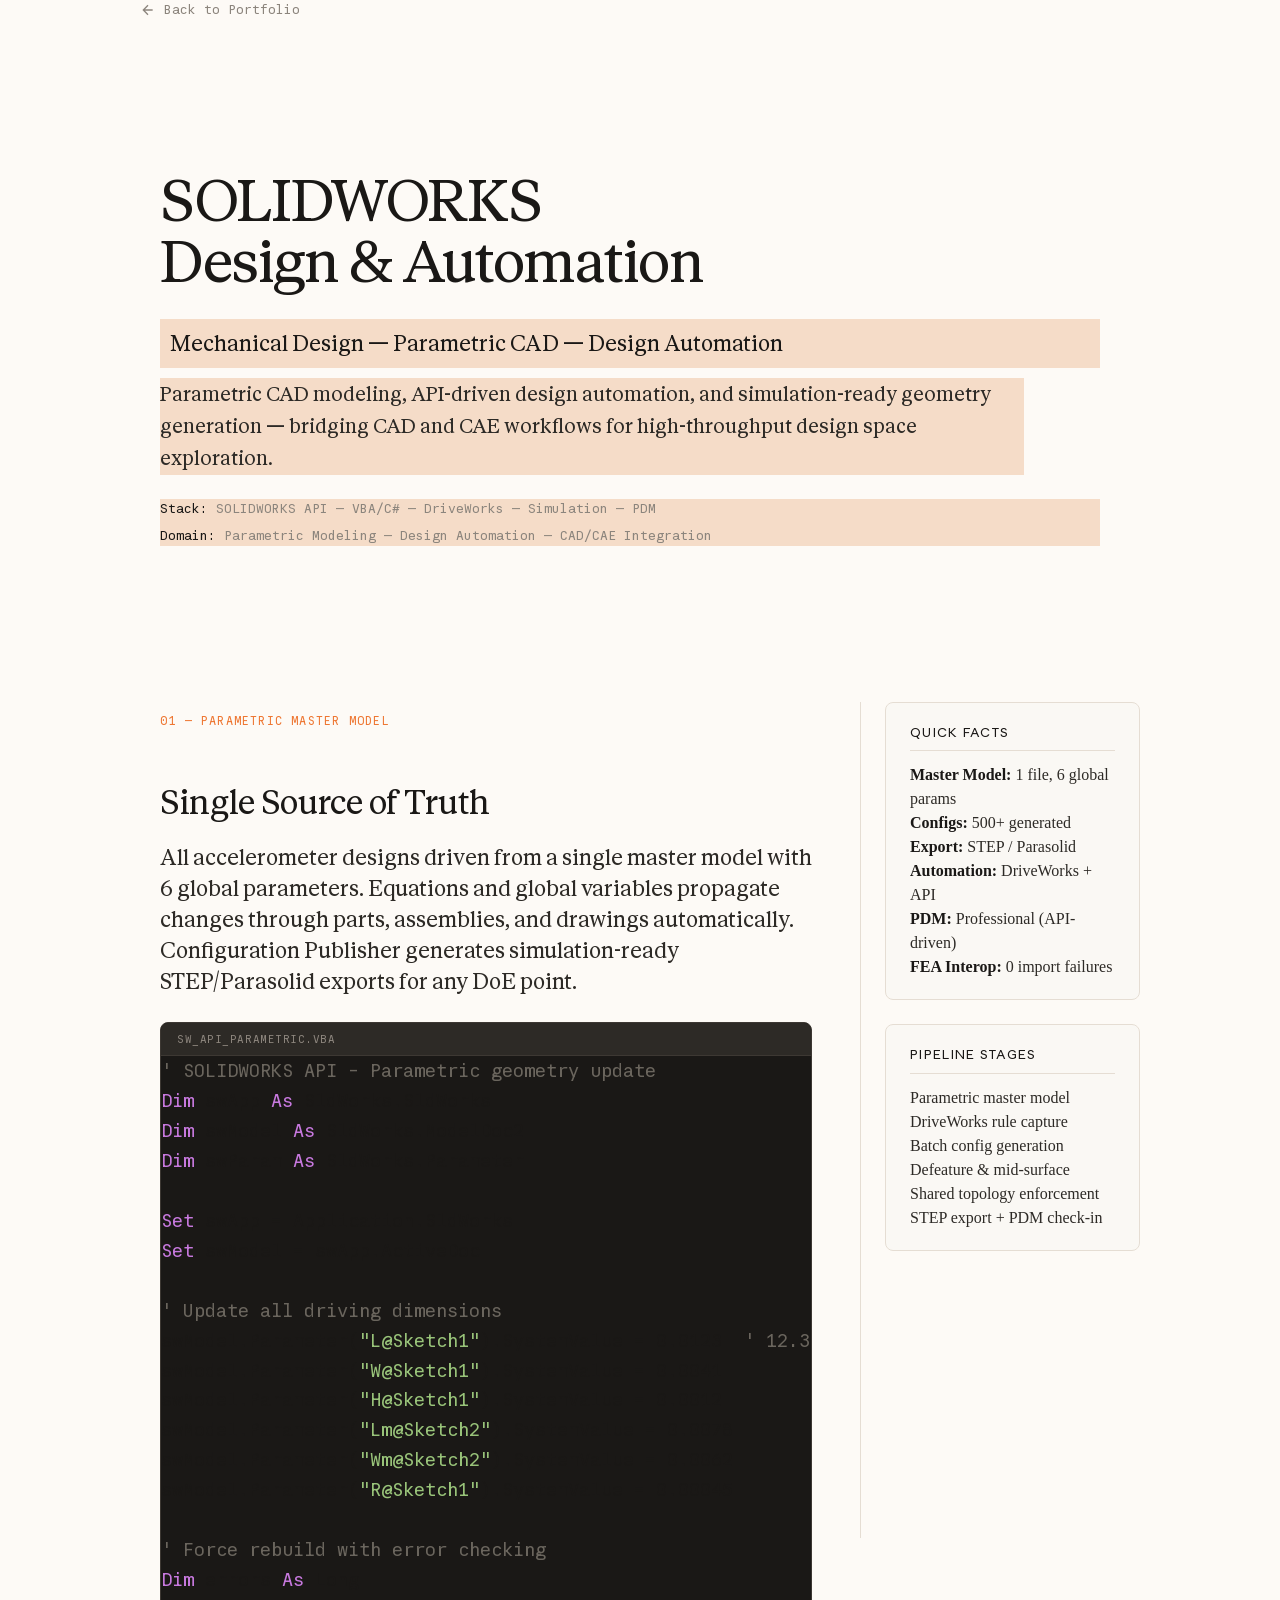
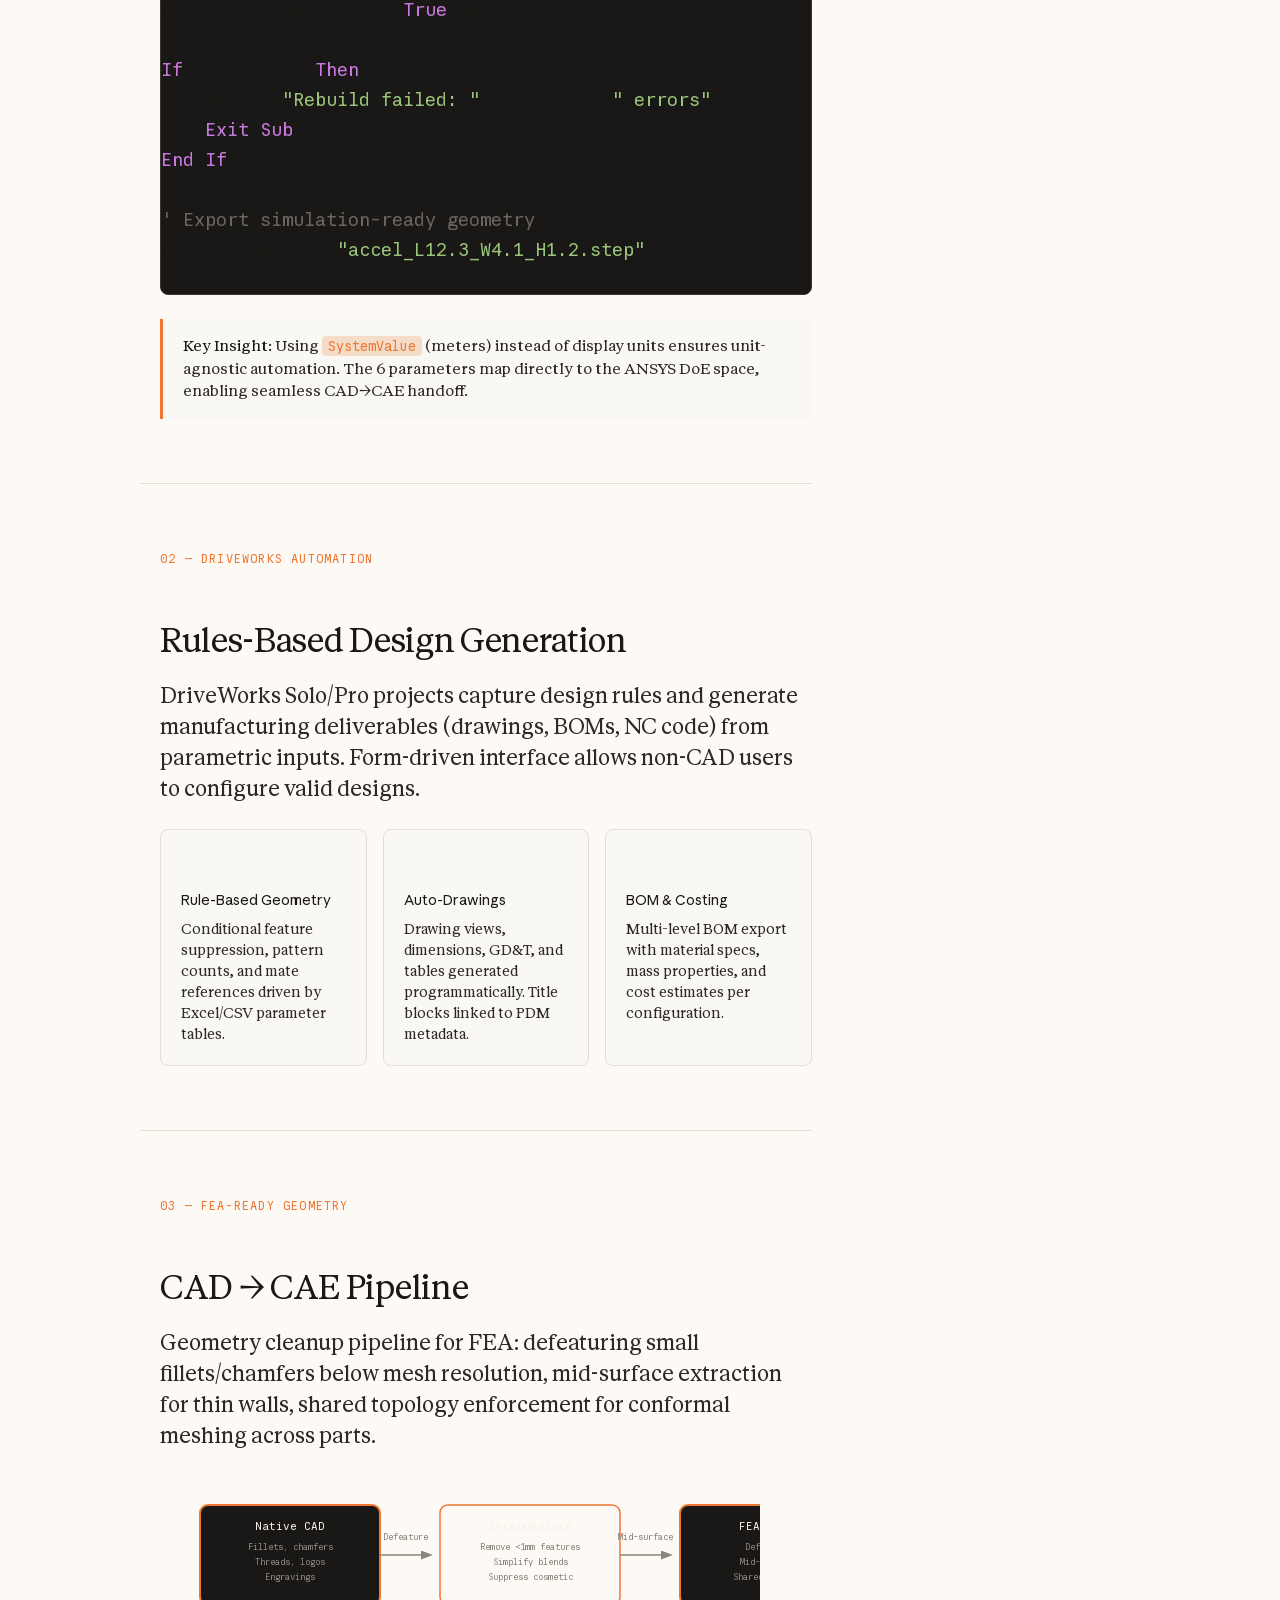
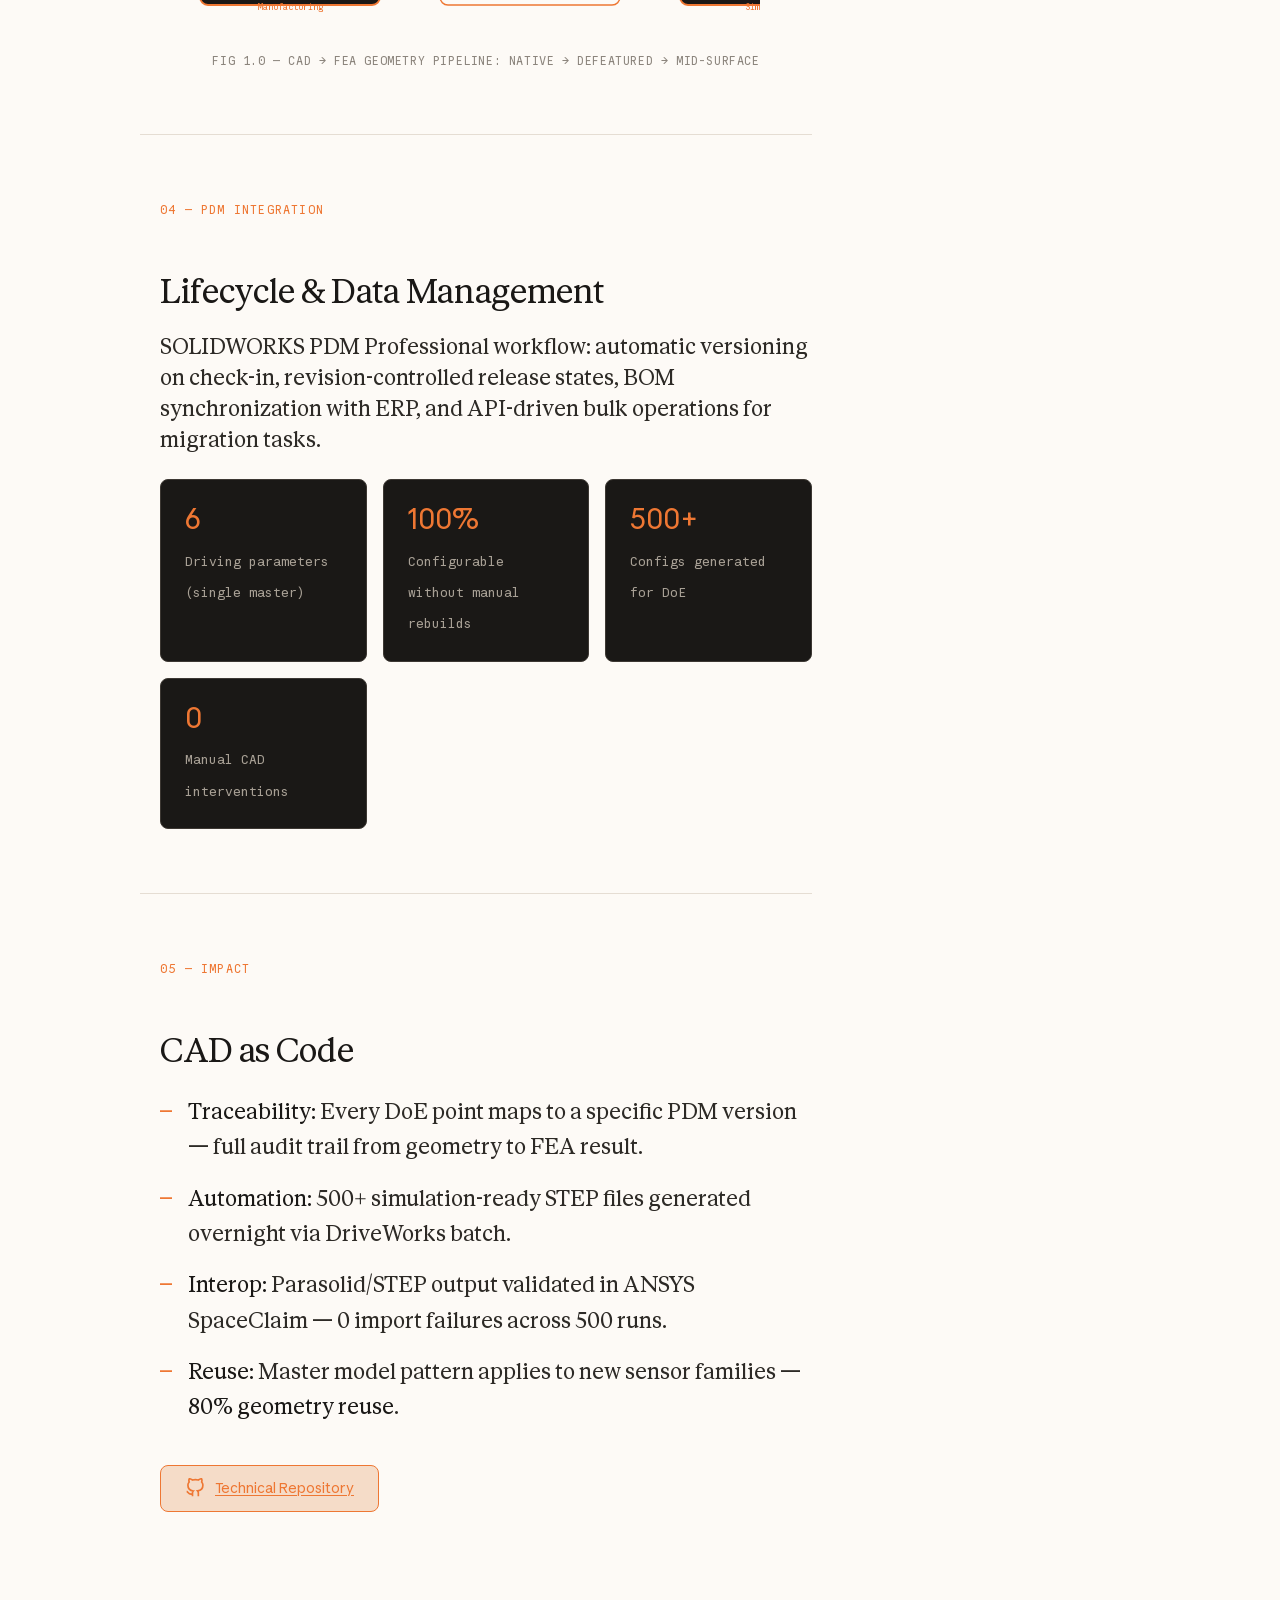
<file: solidworks.html>
<!DOCTYPE html>
<html lang="en">
<head>
    <meta charset="UTF-8">
    <meta name="viewport" content="width=device-width, initial-scale=1.0">
    <meta name="description" content="SOLIDWORKS Design & Automation — Parametric CAD, API-driven design automation, and simulation-ready geometry.">
    <title>SOLIDWORKS Design & Automation — Parametric CAD</title>
    <link rel="stylesheet" href="style.css">
    <link rel="canonical" href="https://aniruddh5502.github.io/solidworks.html">
    <meta property="og:type" content="article">
    <meta property="og:url" content="https://aniruddh5502.github.io/solidworks.html">
    <meta property="og:title" content="SOLIDWORKS Design & Automation — Parametric CAD & DriveWorks">
    <meta property="og:description" content="Single master model with 6 global parameters. 500+ configs generated. DriveWorks automation, defeature/mid-surface pipeline, PDM Professional. 0 import failures in ANSYS.">
    <meta property="og:image" content="https://aniruddh5502.github.io/images/image_2_og.jpg">
    <meta property="og:site_name" content="Aniruddho Biswas Badhon — Portfolio">
    <meta name="twitter:card" content="summary_large_image">
    <meta name="twitter:title" content="SOLIDWORKS Design & Automation — Parametric CAD & DriveWorks">
    <meta name="twitter:description" content="Single master model with 6 global parameters. 500+ configs generated. DriveWorks automation, defeature/mid-surface pipeline, PDM Professional.">
    <meta name="twitter:image" content="https://aniruddh5502.github.io/images/image_2_og.jpg">
    <script type="application/ld+json">
    {
      "@context": "https://schema.org",
      "@type": "SoftwareApplication",
      "name": "SOLIDWORKS Design Automation Pipeline",
      "applicationCategory": "DeveloperApplication",
      "operatingSystem": "Windows",
      "description": "Parametric CAD modeling, API-driven design automation, and simulation-ready geometry generation. Single master model with 6 global parameters driving parts, assemblies, and drawings. DriveWorks Solo/Pro for rules-based design generation, auto-drawings, BOM/costing. Defeature and mid-surface extraction pipeline for FEA-ready geometry. SOLIDWORKS PDM Professional integration with API-driven bulk operations. 500+ configurations generated for DoE — 0 import failures in ANSYS SpaceClaim.",
      "author": {
        "@type": "Person",
        "name": "Aniruddho Biswas Badhon",
        "url": "https://aniruddh5502.github.io/"
      },
      "codeRepository": "https://github.com/Aniruddh5502/solidworks-design-automation.git",
      "datePublished": "2024-01-01",
      "dateModified": "2026-11-07",
      "keywords": ["SOLIDWORKS", "parametric CAD", "DriveWorks", "design automation", "PDM", "FEA", "CAD/CAE integration", "API", "defeaturing", "mid-surface"],
      "offers": {
        "@type": "Offer",
        "price": "0",
        "priceCurrency": "USD",
        "availability": "https://schema.org/InStock"
      }
    }
    </script>
</head>
<body>
    <div class="container">
        <a href="index.html" class="back-link">
            <svg viewBox="0 0 24 24"><path d="M19 12H5M12 19l-7-7 7-7"/></svg>
            Back to Portfolio
        </a>

        <header class="site-header reveal">
            <h1>SOLIDWORKS<br>Design &amp; Automation</h1>
            <p class="tagline">Mechanical Design — Parametric CAD — Design Automation</p>
            <p class="reliability-statement">
                Parametric CAD modeling, API-driven design automation, and simulation-ready geometry generation — bridging CAD and CAE workflows for high-throughput design space exploration.
            </p>
            <div class="project-meta">
                <span><span class="tag">Stack:</span> SOLIDWORKS API — VBA/C# — DriveWorks — Simulation — PDM</span>
                <span><span class="tag">Domain:</span> Parametric Modeling — Design Automation — CAD/CAE Integration</span>
            </div>
        </header>

        <div class="layout-grid">
            <main class="main-content">
                <article class="content-section reveal">
                    <span class="section-num">01 — Parametric Master Model</span>
                    <h2>Single Source of Truth</h2>
                    <p>
                        All accelerometer designs driven from a single master model with 6 global parameters. Equations and global variables propagate changes through parts, assemblies, and drawings automatically. Configuration Publisher generates simulation-ready STEP/Parasolid exports for any DoE point.
                    </p>

                    <pre data-label="SW_API_PARAMETRIC.VBA"><code><span class="code-comment">' SOLIDWORKS API - Parametric geometry update</span>
<span class="code-keyword">Dim</span> swApp <span class="code-keyword">As</span> SldWorks.SldWorks
<span class="code-keyword">Dim</span> swModel <span class="code-keyword">As</span> SldWorks.ModelDoc2
<span class="code-keyword">Dim</span> swParam <span class="code-keyword">As</span> SldWorks.Parameter

<span class="code-keyword">Set</span> swApp = Application.SldWorks
<span class="code-keyword">Set</span> swModel = swApp.ActiveDoc

<span class="code-comment">' Update all driving dimensions</span>
swModel.Parameter(<span class="code-str">"L@Sketch1"</span>).SystemValue = 0.0123  <span class="code-comment">' 12.3 mm</span>
swModel.Parameter(<span class="code-str">"W@Sketch1"</span>).SystemValue = 0.0041
swModel.Parameter(<span class="code-str">"H@Sketch1"</span>).SystemValue = 0.0012
swModel.Parameter(<span class="code-str">"Lm@Sketch2"</span>).SystemValue = 0.0078
swModel.Parameter(<span class="code-str">"Wm@Sketch2"</span>).SystemValue = 0.0062
swModel.Parameter(<span class="code-str">"R@Sketch1"</span>).SystemValue = 0.00045

<span class="code-comment">' Force rebuild with error checking</span>
<span class="code-keyword">Dim</span> errors <span class="code-keyword">As</span> Long
swModel.ForceRebuild3 <span class="code-keyword">True</span>, errors

<span class="code-keyword">If</span> errors > 0 <span class="code-keyword">Then</span>
    MsgBox <span class="code-str">"Rebuild failed: "</span> & errors & <span class="code-str">" errors"</span>
    <span class="code-keyword">Exit Sub</span>
<span class="code-keyword">End If</span>

<span class="code-comment">' Export simulation-ready geometry</span>
swModel.SaveAs3 <span class="code-str">"accel_L12.3_W4.1_H1.2.step"</span>, _
    swSaveAsOptions_Silent, Nothing, Nothing</code></pre>

                    <div class="callout">
                        <p>
                            <strong>Key Insight:</strong> Using <code>SystemValue</code> (meters) instead of display units ensures unit-agnostic automation. The 6 parameters map directly to the ANSYS DoE space, enabling seamless CAD→CAE handoff.
                        </p>
                    </div>
                </article>

                <article class="content-section reveal">
                    <span class="section-num">02 — DriveWorks Automation</span>
                    <h2>Rules-Based Design Generation</h2>
                    <p>
                        DriveWorks Solo/Pro projects capture design rules and generate manufacturing deliverables (drawings, BOMs, NC code) from parametric inputs. Form-driven interface allows non-CAD users to configure valid designs.
                    </p>

                    <div class="capabilities-grid">
                        <div class="capability">
                            <h3>Rule-Based Geometry</h3>
                            <p>Conditional feature suppression, pattern counts, and mate references driven by Excel/CSV parameter tables.</p>
                        </div>
                        <div class="capability">
                            <h3>Auto-Drawings</h3>
                            <p>Drawing views, dimensions, GD&T, and tables generated programmatically. Title blocks linked to PDM metadata.</p>
                        </div>
                        <div class="capability">
                            <h3>BOM & Costing</h3>
                            <p>Multi-level BOM export with material specs, mass properties, and cost estimates per configuration.</p>
                        </div>
                    </div>
                </article>

                <article class="content-section reveal">
                    <span class="section-num">03 — FEA-Ready Geometry</span>
                    <h2>CAD → CAE Pipeline</h2>
                    <p>
                        Geometry cleanup pipeline for FEA: defeaturing small fillets/chamfers below mesh resolution, mid-surface extraction for thin walls, shared topology enforcement for conformal meshing across parts.
                    </p>

                    <div class="diagram-container">
                        <svg width="600" height="160" viewBox="0 0 600 160" xmlns="http://www.w3.org/2000/svg" font-family="AnthropicMono, monospace">
                            <defs>
                                <marker id="ah5" markerWidth="8" markerHeight="8" refX="6" refY="3" orient="auto">
                                    <path d="M0,0 L0,6 L8,3 z" fill="#8c857d" />
                                </marker>
                            </defs>
                            <g transform="translate(40, 30)">
                                <rect x="0" y="0" width="180" height="100" rx="8" fill="#1a1816" stroke="#EE7733" stroke-width="2"/>
                                <text x="90" y="25" text-anchor="middle" font-size="11" font-weight="600" fill="#f5f0e8">Native CAD</text>
                                <text x="90" y="45" text-anchor="middle" font-size="9" fill="#8c857d">Fillets, chamfers</text>
                                <text x="90" y="60" text-anchor="middle" font-size="9" fill="#8c857d">Threads, logos</text>
                                <text x="90" y="75" text-anchor="middle" font-size="9" fill="#8c857d">Engravings</text>
                                <text x="90" y="105" text-anchor="middle" font-size="9" fill="#EE7733" font-weight="600">Manufacturing</text>
                            </g>
                            <line x1="220" y1="80" x2="270" y2="80" stroke="#8c857d" stroke-width="1.5" marker-end="url(#ah5)" />
                            <text x="245" y="65" text-anchor="middle" font-size="9" fill="#8c857d">Defeature</text>
                            <g transform="translate(280, 30)">
                                <rect x="0" y="0" width="180" height="100" rx="8" fill="none" stroke="#EE7733" stroke-width="1.5"/>
                                <text x="90" y="25" text-anchor="middle" font-size="11" font-weight="600" fill="#f5f0e8">Intermediate</text>
                                <text x="90" y="45" text-anchor="middle" font-size="9" fill="#8c857d">Remove <1mm features</text>
                                <text x="90" y="60" text-anchor="middle" font-size="9" fill="#8c857d">Simplify blends</text>
                                <text x="90" y="75" text-anchor="middle" font-size="9" fill="#8c857d">Suppress cosmetic</text>
                            </g>
                            <line x1="460" y1="80" x2="510" y2="80" stroke="#8c857d" stroke-width="1.5" marker-end="url(#ah5)" />
                            <text x="485" y="65" text-anchor="middle" font-size="9" fill="#8c857d">Mid-surface</text>
                            <g transform="translate(520, 30)">
                                <rect x="0" y="0" width="180" height="100" rx="8" fill="#1a1816" stroke="#EE7733" stroke-width="2"/>
                                <text x="90" y="25" text-anchor="middle" font-size="11" font-weight="600" fill="#f5f0e8">FEA-Ready</text>
                                <text x="90" y="45" text-anchor="middle" font-size="9" fill="#8c857d">Defeatured</text>
                                <text x="90" y="60" text-anchor="middle" font-size="9" fill="#8c857d">Mid-surfaces</text>
                                <text x="90" y="75" text-anchor="middle" font-size="9" fill="#8c857d">Shared topology</text>
                                <text x="90" y="105" text-anchor="middle" font-size="9" fill="#EE7733" font-weight="600">Simulation</text>
                            </g>
                        </svg>
                        <span class="diagram-label">FIG 1.0 — CAD → FEA Geometry Pipeline: Native → Defeatured → Mid-surface</span>
                    </div>
                </article>

                <article class="content-section reveal">
                    <span class="section-num">04 — PDM Integration</span>
                    <h2>Lifecycle & Data Management</h2>
                    <p>
                        SOLIDWORKS PDM Professional workflow: automatic versioning on check-in, revision-controlled release states, BOM synchronization with ERP, and API-driven bulk operations for migration tasks.
                    </p>

                    <div class="impact-row">
                        <div class="impact-card">
                            <span class="metric">6</span>
                            <span class="label">Driving parameters (single master)</span>
                        </div>
                        <div class="impact-card">
                            <span class="metric">100%</span>
                            <span class="label">Configurable without manual rebuilds</span>
                        </div>
                        <div class="impact-card">
                            <span class="metric">500+</span>
                            <span class="label">Configs generated for DoE</span>
                        </div>
                        <div class="impact-card">
                            <span class="metric">0</span>
                            <span class="label">Manual CAD interventions</span>
                        </div>
                    </div>
                </article>

                <article class="content-section reveal">
                    <span class="section-num">05 — Impact</span>
                    <h2>CAD as Code</h2>
                    <ul class="impact-list">
                        <li><strong>Traceability:</strong> Every DoE point maps to a specific PDM version — full audit trail from geometry to FEA result.</li>
                        <li><strong>Automation:</strong> 500+ simulation-ready STEP files generated overnight via DriveWorks batch.</li>
                        <li><strong>Interop:</strong> Parasolid/STEP output validated in ANSYS SpaceClaim — 0 import failures across 500 runs.</li>
                        <li><strong>Reuse:</strong> Master model pattern applies to new sensor families — <strong>80% geometry reuse</strong>.</li>
                    </ul>
                    <a href="https://github.com/Aniruddh5502/solidworks-design-automation.git" target="_blank" rel="noopener" class="github-cta">
                        <svg viewBox="0 0 24 24"><path d="M9 19c-5 1.5-5-2.5-7-3m14 6v-3.87a3.37 3.37 0 0 0-.94-2.61c3.14-.35 6.44-1.54 6.44-7A5.44 5.44 0 0 0 20 4.77 5.07 5.07 0 0 0 19.91 1S18.73.65 16 2.48a13.38 13.38 0 0 0-7 0C6.27.65 5.09 1 5.09 1A5.07 5.07 0 0 0 5 4.77a5.44 5.44 0 0 0-1.5 3.78c0 5.42 3.3 6.61 6.44 7A3.37 3.37 0 0 0 9 18.13V22"/></svg>
                        Technical Repository
                    </a>
                </article>
            </main>

            <aside class="sidebar">
                <section class="reveal">
                    <h4>Quick Facts</h4>
                    <ul class="meta-list">
                        <li><strong>Master Model:</strong> 1 file, 6 global params</li>
                        <li><strong>Configs:</strong> 500+ generated</li>
                        <li><strong>Export:</strong> STEP / Parasolid</li>
                        <li><strong>Automation:</strong> DriveWorks + API</li>
                        <li><strong>PDM:</strong> Professional (API-driven)</li>
                        <li><strong>FEA Interop:</strong> 0 import failures</li>
                    </ul>
                </section>

                <section class="reveal">
                    <h4>Pipeline Stages</h4>
                    <ul class="meta-list">
                        <li>Parametric master model</li>
                        <li>DriveWorks rule capture</li>
                        <li>Batch config generation</li>
                        <li>Defeature & mid-surface</li>
                        <li>Shared topology enforcement</li>
                        <li>STEP export + PDM check-in</li>
                    </ul>
                </section>
            </aside>
        </div>

        <footer class="site-footer reveal">
            <p>Aniruddho Biswas Badhon — 2024</p>
        </footer>
    </div>

    <script src="script.js"></script>
</body>
</html>
</file>
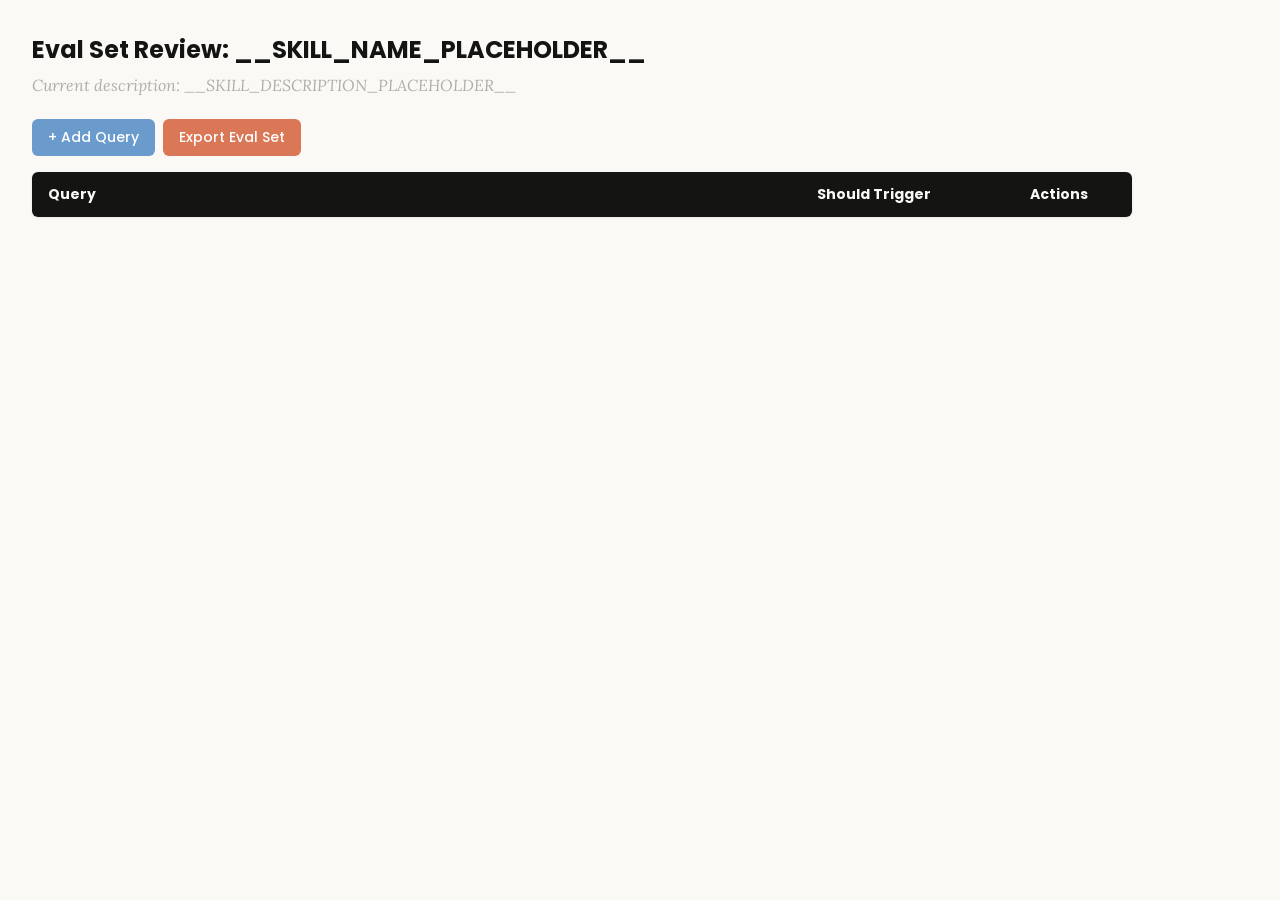
<file: .momo/skills/skill-creator/assets/eval_review.html>
<!DOCTYPE html>
<html lang="en">
<head>
  <meta charset="UTF-8">
  <meta name="viewport" content="width=device-width, initial-scale=1.0">
  <title>Eval Set Review - __SKILL_NAME_PLACEHOLDER__</title>
  <link rel="preconnect" href="https://fonts.googleapis.com">
  <link rel="preconnect" href="https://fonts.gstatic.com" crossorigin>
  <link href="https://fonts.googleapis.com/css2?family=Poppins:wght@500;600&family=Lora:wght@400;500&display=swap" rel="stylesheet">
  <style>
    * { box-sizing: border-box; margin: 0; padding: 0; }
    body { font-family: 'Lora', Georgia, serif; background: #faf9f5; padding: 2rem; color: #141413; }
    h1 { font-family: 'Poppins', sans-serif; margin-bottom: 0.5rem; font-size: 1.5rem; }
    .description { color: #b0aea5; margin-bottom: 1.5rem; font-style: italic; max-width: 900px; }
    .controls { margin-bottom: 1rem; display: flex; gap: 0.5rem; }
    .btn { font-family: 'Poppins', sans-serif; padding: 0.5rem 1rem; border: none; border-radius: 6px; cursor: pointer; font-size: 0.875rem; font-weight: 500; }
    .btn-add { background: #6a9bcc; color: white; }
    .btn-add:hover { background: #5889b8; }
    .btn-export { background: #d97757; color: white; }
    .btn-export:hover { background: #c4613f; }
    table { width: 100%; max-width: 1100px; border-collapse: collapse; background: white; border-radius: 6px; overflow: hidden; box-shadow: 0 1px 3px rgba(0,0,0,0.08); }
    th { font-family: 'Poppins', sans-serif; background: #141413; color: #faf9f5; padding: 0.75rem 1rem; text-align: left; font-size: 0.875rem; }
    td { padding: 0.75rem 1rem; border-bottom: 1px solid #e8e6dc; vertical-align: top; }
    tr:nth-child(even) td { background: #faf9f5; }
    tr:hover td { background: #f3f1ea; }
    .section-header td { background: #e8e6dc; font-family: 'Poppins', sans-serif; font-weight: 500; font-size: 0.8rem; color: #141413; text-transform: uppercase; letter-spacing: 0.05em; }
    .query-input { width: 100%; padding: 0.4rem; border: 1px solid #e8e6dc; border-radius: 4px; font-size: 0.875rem; font-family: 'Lora', Georgia, serif; resize: vertical; min-height: 60px; }
    .query-input:focus { outline: none; border-color: #d97757; box-shadow: 0 0 0 2px rgba(217,119,87,0.15); }
    .toggle { position: relative; display: inline-block; width: 44px; height: 24px; }
    .toggle input { opacity: 0; width: 0; height: 0; }
    .toggle .slider { position: absolute; inset: 0; background: #b0aea5; border-radius: 24px; cursor: pointer; transition: 0.2s; }
    .toggle .slider::before { content: ""; position: absolute; width: 18px; height: 18px; left: 3px; bottom: 3px; background: white; border-radius: 50%; transition: 0.2s; }
    .toggle input:checked + .slider { background: #d97757; }
    .toggle input:checked + .slider::before { transform: translateX(20px); }
    .btn-delete { background: #c44; color: white; padding: 0.3rem 0.6rem; border: none; border-radius: 4px; cursor: pointer; font-size: 0.75rem; font-family: 'Poppins', sans-serif; }
    .btn-delete:hover { background: #a33; }
    .summary { margin-top: 1rem; color: #b0aea5; font-size: 0.875rem; }
  </style>
</head>
<body>
  <h1>Eval Set Review: <span id="skill-name">__SKILL_NAME_PLACEHOLDER__</span></h1>
  <p class="description">Current description: <span id="skill-desc">__SKILL_DESCRIPTION_PLACEHOLDER__</span></p>

  <div class="controls">
    <button class="btn btn-add" onclick="addRow()">+ Add Query</button>
    <button class="btn btn-export" onclick="exportEvalSet()">Export Eval Set</button>
  </div>

  <table>
    <thead>
      <tr>
        <th style="width:65%">Query</th>
        <th style="width:18%">Should Trigger</th>
        <th style="width:10%">Actions</th>
      </tr>
    </thead>
    <tbody id="eval-body"></tbody>
  </table>

  <p class="summary" id="summary"></p>

  <script>
    const EVAL_DATA = __EVAL_DATA_PLACEHOLDER__;

    let evalItems = [...EVAL_DATA];

    function render() {
      const tbody = document.getElementById('eval-body');
      tbody.innerHTML = '';

      // Sort: should-trigger first, then should-not-trigger
      const sorted = evalItems
        .map((item, origIdx) => ({ ...item, origIdx }))
        .sort((a, b) => (b.should_trigger ? 1 : 0) - (a.should_trigger ? 1 : 0));

      let lastGroup = null;
      sorted.forEach(item => {
        const group = item.should_trigger ? 'trigger' : 'no-trigger';
        if (group !== lastGroup) {
          const headerRow = document.createElement('tr');
          headerRow.className = 'section-header';
          headerRow.innerHTML = `<td colspan="3">${item.should_trigger ? 'Should Trigger' : 'Should NOT Trigger'}</td>`;
          tbody.appendChild(headerRow);
          lastGroup = group;
        }

        const idx = item.origIdx;
        const tr = document.createElement('tr');
        tr.innerHTML = `
          <td><textarea class="query-input" onchange="updateQuery(${idx}, this.value)">${escapeHtml(item.query)}</textarea></td>
          <td>
            <label class="toggle">
              <input type="checkbox" ${item.should_trigger ? 'checked' : ''} onchange="updateTrigger(${idx}, this.checked)">
              <span class="slider"></span>
            </label>
            <span style="margin-left:8px;font-size:0.8rem;color:#b0aea5">${item.should_trigger ? 'Yes' : 'No'}</span>
          </td>
          <td><button class="btn-delete" onclick="deleteRow(${idx})">Delete</button></td>
        `;
        tbody.appendChild(tr);
      });
      updateSummary();
    }

    function escapeHtml(text) {
      const div = document.createElement('div');
      div.textContent = text;
      return div.innerHTML;
    }

    function updateQuery(idx, value) { evalItems[idx].query = value; updateSummary(); }
    function updateTrigger(idx, value) { evalItems[idx].should_trigger = value; render(); }
    function deleteRow(idx) { evalItems.splice(idx, 1); render(); }

    function addRow() {
      evalItems.push({ query: '', should_trigger: true });
      render();
      const inputs = document.querySelectorAll('.query-input');
      inputs[inputs.length - 1].focus();
    }

    function updateSummary() {
      const trigger = evalItems.filter(i => i.should_trigger).length;
      const noTrigger = evalItems.filter(i => !i.should_trigger).length;
      document.getElementById('summary').textContent =
        `${evalItems.length} queries total: ${trigger} should trigger, ${noTrigger} should not trigger`;
    }

    function exportEvalSet() {
      const valid = evalItems.filter(i => i.query.trim() !== '');
      const data = valid.map(i => ({ query: i.query.trim(), should_trigger: i.should_trigger }));
      const blob = new Blob([JSON.stringify(data, null, 2)], { type: 'application/json' });
      const url = URL.createObjectURL(blob);
      const a = document.createElement('a');
      a.href = url;
      a.download = 'eval_set.json';
      document.body.appendChild(a);
      a.click();
      document.body.removeChild(a);
      URL.revokeObjectURL(url);
    }

    render();
  </script>
</body>
</html>
</file>
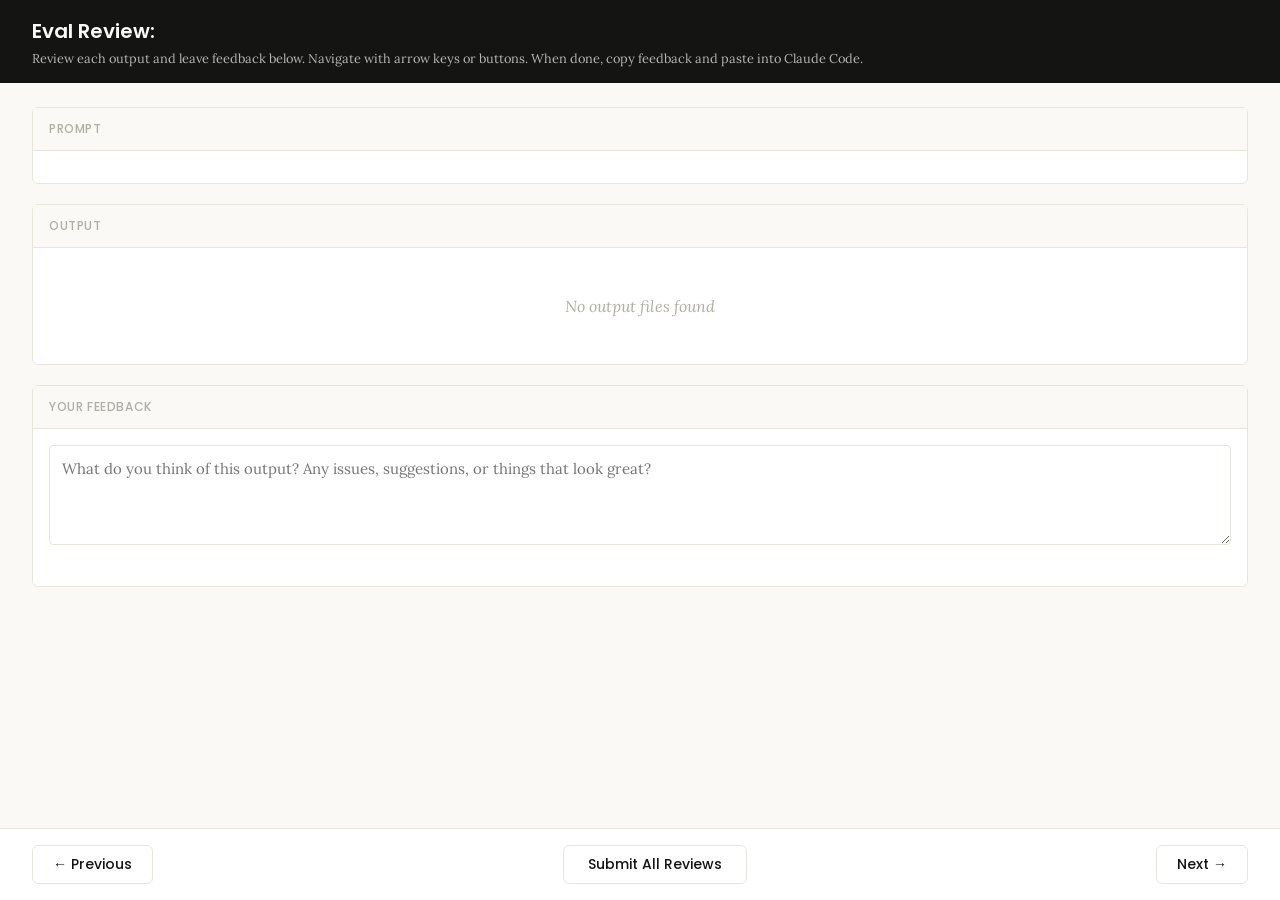
<file: .momo/skills/skill-creator/eval-viewer/viewer.html>
<!DOCTYPE html>
<html lang="en">
<head>
  <meta charset="UTF-8">
  <meta name="viewport" content="width=device-width, initial-scale=1.0">
  <title>Eval Review</title>
  <link rel="preconnect" href="https://fonts.googleapis.com">
  <link rel="preconnect" href="https://fonts.gstatic.com" crossorigin>
  <link href="https://fonts.googleapis.com/css2?family=Poppins:wght@500;600&family=Lora:wght@400;500&display=swap" rel="stylesheet">
  <script src="https://cdn.sheetjs.com/xlsx-0.20.3/package/dist/xlsx.full.min.js" integrity="sha384-EnyY0/GSHQGSxSgMwaIPzSESbqoOLSexfnSMN2AP+39Ckmn92stwABZynq1JyzdT" crossorigin="anonymous"></script>
  <style>
    :root {
      --bg: #faf9f5;
      --surface: #ffffff;
      --border: #e8e6dc;
      --text: #141413;
      --text-muted: #b0aea5;
      --accent: #d97757;
      --accent-hover: #c4613f;
      --green: #788c5d;
      --green-bg: #eef2e8;
      --red: #c44;
      --red-bg: #fceaea;
      --header-bg: #141413;
      --header-text: #faf9f5;
      --radius: 6px;
    }

    * { box-sizing: border-box; margin: 0; padding: 0; }

    body {
      font-family: 'Lora', Georgia, serif;
      background: var(--bg);
      color: var(--text);
      height: 100vh;
      display: flex;
      flex-direction: column;
    }

    /* ---- Header ---- */
    .header {
      background: var(--header-bg);
      color: var(--header-text);
      padding: 1rem 2rem;
      display: flex;
      justify-content: space-between;
      align-items: center;
      flex-shrink: 0;
    }
    .header h1 {
      font-family: 'Poppins', sans-serif;
      font-size: 1.25rem;
      font-weight: 600;
    }
    .header .instructions {
      font-size: 0.8rem;
      opacity: 0.7;
      margin-top: 0.25rem;
    }
    .header .progress {
      font-size: 0.875rem;
      opacity: 0.8;
      text-align: right;
    }

    /* ---- Main content ---- */
    .main {
      flex: 1;
      overflow-y: auto;
      padding: 1.5rem 2rem;
      display: flex;
      flex-direction: column;
      gap: 1.25rem;
    }

    /* ---- Sections ---- */
    .section {
      background: var(--surface);
      border: 1px solid var(--border);
      border-radius: var(--radius);
      flex-shrink: 0;
    }
    .section-header {
      font-family: 'Poppins', sans-serif;
      padding: 0.75rem 1rem;
      font-size: 0.75rem;
      font-weight: 500;
      text-transform: uppercase;
      letter-spacing: 0.05em;
      color: var(--text-muted);
      border-bottom: 1px solid var(--border);
      background: var(--bg);
    }
    .section-body {
      padding: 1rem;
    }

    /* ---- Config badge ---- */
    .config-badge {
      display: inline-block;
      padding: 0.2rem 0.625rem;
      border-radius: 9999px;
      font-family: 'Poppins', sans-serif;
      font-size: 0.6875rem;
      font-weight: 600;
      text-transform: uppercase;
      letter-spacing: 0.03em;
      margin-left: 0.75rem;
      vertical-align: middle;
    }
    .config-badge.config-primary {
      background: rgba(33, 150, 243, 0.12);
      color: #1976d2;
    }
    .config-badge.config-baseline {
      background: rgba(255, 193, 7, 0.15);
      color: #f57f17;
    }

    /* ---- Prompt ---- */
    .prompt-text {
      white-space: pre-wrap;
      font-size: 0.9375rem;
      line-height: 1.6;
    }

    /* ---- Outputs ---- */
    .output-file {
      border: 1px solid var(--border);
      border-radius: var(--radius);
      overflow: hidden;
    }
    .output-file + .output-file {
      margin-top: 1rem;
    }
    .output-file-header {
      padding: 0.5rem 0.75rem;
      font-size: 0.8rem;
      font-weight: 600;
      color: var(--text-muted);
      background: var(--bg);
      border-bottom: 1px solid var(--border);
      font-family: 'SF Mono', SFMono-Regular, Consolas, 'Liberation Mono', Menlo, monospace;
      display: flex;
      justify-content: space-between;
      align-items: center;
    }
    .output-file-header .dl-btn {
      font-size: 0.7rem;
      color: var(--accent);
      text-decoration: none;
      cursor: pointer;
      font-family: -apple-system, BlinkMacSystemFont, 'Segoe UI', sans-serif;
      font-weight: 500;
      opacity: 0.8;
    }
    .output-file-header .dl-btn:hover {
      opacity: 1;
      text-decoration: underline;
    }
    .output-file-content {
      padding: 0.75rem;
      overflow-x: auto;
    }
    .output-file-content pre {
      font-size: 0.8125rem;
      line-height: 1.5;
      white-space: pre-wrap;
      word-break: break-word;
      font-family: 'SF Mono', SFMono-Regular, Consolas, 'Liberation Mono', Menlo, monospace;
    }
    .output-file-content img {
      max-width: 100%;
      height: auto;
      border-radius: 4px;
    }
    .output-file-content iframe {
      width: 100%;
      height: 600px;
      border: none;
    }
    .output-file-content table {
      border-collapse: collapse;
      font-size: 0.8125rem;
      width: 100%;
    }
    .output-file-content table td,
    .output-file-content table th {
      border: 1px solid var(--border);
      padding: 0.375rem 0.5rem;
      text-align: left;
    }
    .output-file-content table th {
      background: var(--bg);
      font-weight: 600;
    }
    .output-file-content .download-link {
      display: inline-flex;
      align-items: center;
      gap: 0.5rem;
      padding: 0.5rem 1rem;
      background: var(--bg);
      border: 1px solid var(--border);
      border-radius: 4px;
      color: var(--accent);
      text-decoration: none;
      font-size: 0.875rem;
      cursor: pointer;
    }
    .output-file-content .download-link:hover {
      background: var(--border);
    }
    .empty-state {
      color: var(--text-muted);
      font-style: italic;
      padding: 2rem;
      text-align: center;
    }

    /* ---- Feedback ---- */
    .prev-feedback {
      background: var(--bg);
      border: 1px solid var(--border);
      border-radius: 4px;
      padding: 0.625rem 0.75rem;
      margin-top: 0.75rem;
      font-size: 0.8125rem;
      color: var(--text-muted);
      line-height: 1.5;
    }
    .prev-feedback-label {
      font-size: 0.7rem;
      font-weight: 600;
      text-transform: uppercase;
      letter-spacing: 0.04em;
      margin-bottom: 0.25rem;
      color: var(--text-muted);
    }
    .feedback-textarea {
      width: 100%;
      min-height: 100px;
      padding: 0.75rem;
      border: 1px solid var(--border);
      border-radius: 4px;
      font-family: inherit;
      font-size: 0.9375rem;
      line-height: 1.5;
      resize: vertical;
      color: var(--text);
    }
    .feedback-textarea:focus {
      outline: none;
      border-color: var(--accent);
      box-shadow: 0 0 0 3px rgba(37, 99, 235, 0.1);
    }
    .feedback-status {
      font-size: 0.75rem;
      color: var(--text-muted);
      margin-top: 0.5rem;
      min-height: 1.1em;
    }

    /* ---- Grades (collapsible) ---- */
    .grades-toggle {
      display: flex;
      align-items: center;
      cursor: pointer;
      user-select: none;
    }
    .grades-toggle:hover {
      color: var(--accent);
    }
    .grades-toggle .arrow {
      margin-right: 0.5rem;
      transition: transform 0.15s;
      font-size: 0.75rem;
    }
    .grades-toggle .arrow.open {
      transform: rotate(90deg);
    }
    .grades-content {
      display: none;
      margin-top: 0.75rem;
    }
    .grades-content.open {
      display: block;
    }
    .grades-summary {
      font-size: 0.875rem;
      margin-bottom: 0.75rem;
      display: flex;
      align-items: center;
      gap: 0.5rem;
    }
    .grade-badge {
      display: inline-block;
      padding: 0.125rem 0.5rem;
      border-radius: 9999px;
      font-size: 0.75rem;
      font-weight: 600;
    }
    .grade-pass { background: var(--green-bg); color: var(--green); }
    .grade-fail { background: var(--red-bg); color: var(--red); }
    .assertion-list {
      list-style: none;
    }
    .assertion-item {
      padding: 0.625rem 0;
      border-bottom: 1px solid var(--border);
      font-size: 0.8125rem;
    }
    .assertion-item:last-child { border-bottom: none; }
    .assertion-status {
      font-weight: 600;
      margin-right: 0.5rem;
    }
    .assertion-status.pass { color: var(--green); }
    .assertion-status.fail { color: var(--red); }
    .assertion-evidence {
      color: var(--text-muted);
      font-size: 0.75rem;
      margin-top: 0.25rem;
      padding-left: 1.5rem;
    }

    /* ---- View tabs ---- */
    .view-tabs {
      display: flex;
      gap: 0;
      padding: 0 2rem;
      background: var(--bg);
      border-bottom: 1px solid var(--border);
      flex-shrink: 0;
    }
    .view-tab {
      font-family: 'Poppins', sans-serif;
      padding: 0.625rem 1.25rem;
      font-size: 0.8125rem;
      font-weight: 500;
      cursor: pointer;
      border: none;
      background: none;
      color: var(--text-muted);
      border-bottom: 2px solid transparent;
      transition: all 0.15s;
    }
    .view-tab:hover { color: var(--text); }
    .view-tab.active {
      color: var(--accent);
      border-bottom-color: var(--accent);
    }
    .view-panel { display: none; }
    .view-panel.active { display: flex; flex-direction: column; flex: 1; overflow: hidden; }

    /* ---- Benchmark view ---- */
    .benchmark-view {
      padding: 1.5rem 2rem;
      overflow-y: auto;
      flex: 1;
    }
    .benchmark-table {
      border-collapse: collapse;
      background: var(--surface);
      border: 1px solid var(--border);
      border-radius: var(--radius);
      font-size: 0.8125rem;
      width: 100%;
      margin-bottom: 1.5rem;
    }
    .benchmark-table th, .benchmark-table td {
      padding: 0.625rem 0.75rem;
      text-align: left;
      border: 1px solid var(--border);
    }
    .benchmark-table th {
      font-family: 'Poppins', sans-serif;
      background: var(--header-bg);
      color: var(--header-text);
      font-weight: 500;
      font-size: 0.75rem;
      text-transform: uppercase;
      letter-spacing: 0.04em;
    }
    .benchmark-table tr:hover { background: var(--bg); }
    .benchmark-table tr.benchmark-row-with { background: rgba(33, 150, 243, 0.06); }
    .benchmark-table tr.benchmark-row-without { background: rgba(255, 193, 7, 0.06); }
    .benchmark-table tr.benchmark-row-with:hover { background: rgba(33, 150, 243, 0.12); }
    .benchmark-table tr.benchmark-row-without:hover { background: rgba(255, 193, 7, 0.12); }
    .benchmark-table tr.benchmark-row-avg { font-weight: 600; border-top: 2px solid var(--border); }
    .benchmark-table tr.benchmark-row-avg.benchmark-row-with { background: rgba(33, 150, 243, 0.12); }
    .benchmark-table tr.benchmark-row-avg.benchmark-row-without { background: rgba(255, 193, 7, 0.12); }
    .benchmark-delta-positive { color: var(--green); font-weight: 600; }
    .benchmark-delta-negative { color: var(--red); font-weight: 600; }
    .benchmark-notes {
      background: var(--surface);
      border: 1px solid var(--border);
      border-radius: var(--radius);
      padding: 1rem;
    }
    .benchmark-notes h3 {
      font-family: 'Poppins', sans-serif;
      font-size: 0.875rem;
      margin-bottom: 0.75rem;
    }
    .benchmark-notes ul {
      list-style: disc;
      padding-left: 1.25rem;
    }
    .benchmark-notes li {
      font-size: 0.8125rem;
      line-height: 1.6;
      margin-bottom: 0.375rem;
    }
    .benchmark-empty {
      color: var(--text-muted);
      font-style: italic;
      text-align: center;
      padding: 3rem;
    }

    /* ---- Navigation ---- */
    .nav {
      display: flex;
      justify-content: space-between;
      align-items: center;
      padding: 1rem 2rem;
      border-top: 1px solid var(--border);
      background: var(--surface);
      flex-shrink: 0;
    }
    .nav-btn {
      font-family: 'Poppins', sans-serif;
      padding: 0.5rem 1.25rem;
      border: 1px solid var(--border);
      border-radius: var(--radius);
      background: var(--surface);
      cursor: pointer;
      font-size: 0.875rem;
      font-weight: 500;
      color: var(--text);
      transition: all 0.15s;
    }
    .nav-btn:hover:not(:disabled) {
      background: var(--bg);
      border-color: var(--text-muted);
    }
    .nav-btn:disabled {
      opacity: 0.4;
      cursor: not-allowed;
    }
    .done-btn {
      font-family: 'Poppins', sans-serif;
      padding: 0.5rem 1.5rem;
      border: 1px solid var(--border);
      border-radius: var(--radius);
      background: var(--surface);
      color: var(--text);
      cursor: pointer;
      font-size: 0.875rem;
      font-weight: 500;
      transition: all 0.15s;
    }
    .done-btn:hover {
      background: var(--bg);
      border-color: var(--text-muted);
    }
    .done-btn.ready {
      border: none;
      background: var(--accent);
      color: white;
      font-weight: 600;
    }
    .done-btn.ready:hover {
      background: var(--accent-hover);
    }
    /* ---- Done overlay ---- */
    .done-overlay {
      display: none;
      position: fixed;
      inset: 0;
      background: rgba(0, 0, 0, 0.5);
      z-index: 100;
      justify-content: center;
      align-items: center;
    }
    .done-overlay.visible {
      display: flex;
    }
    .done-card {
      background: var(--surface);
      border-radius: 12px;
      padding: 2rem 3rem;
      text-align: center;
      box-shadow: 0 20px 60px rgba(0, 0, 0, 0.3);
      max-width: 500px;
    }
    .done-card h2 {
      font-size: 1.5rem;
      margin-bottom: 0.5rem;
    }
    .done-card p {
      color: var(--text-muted);
      margin-bottom: 1.5rem;
      line-height: 1.5;
    }
    .done-card .btn-row {
      display: flex;
      gap: 0.5rem;
      justify-content: center;
    }
    .done-card button {
      padding: 0.5rem 1.25rem;
      border: 1px solid var(--border);
      border-radius: var(--radius);
      background: var(--surface);
      cursor: pointer;
      font-size: 0.875rem;
    }
    .done-card button:hover {
      background: var(--bg);
    }
    /* ---- Toast ---- */
    .toast {
      position: fixed;
      bottom: 5rem;
      left: 50%;
      transform: translateX(-50%);
      background: var(--header-bg);
      color: var(--header-text);
      padding: 0.625rem 1.25rem;
      border-radius: var(--radius);
      font-size: 0.875rem;
      opacity: 0;
      transition: opacity 0.3s;
      pointer-events: none;
      z-index: 200;
    }
    .toast.visible {
      opacity: 1;
    }
  </style>
</head>
<body>
  <div id="app" style="height:100vh; display:flex; flex-direction:column;">
    <div class="header">
      <div>
        <h1>Eval Review: <span id="skill-name"></span></h1>
        <div class="instructions">Review each output and leave feedback below. Navigate with arrow keys or buttons. When done, copy feedback and paste into Claude Code.</div>
      </div>
      <div class="progress" id="progress"></div>
    </div>

    <!-- View tabs (only shown when benchmark data exists) -->
    <div class="view-tabs" id="view-tabs" style="display:none;">
      <button class="view-tab active" onclick="switchView('outputs')">Outputs</button>
      <button class="view-tab" onclick="switchView('benchmark')">Benchmark</button>
    </div>

    <!-- Outputs panel (qualitative review) -->
    <div class="view-panel active" id="panel-outputs">
    <div class="main">
      <!-- Prompt -->
      <div class="section">
        <div class="section-header">Prompt <span class="config-badge" id="config-badge" style="display:none;"></span></div>
        <div class="section-body">
          <div class="prompt-text" id="prompt-text"></div>
        </div>
      </div>

      <!-- Outputs -->
      <div class="section">
        <div class="section-header">Output</div>
        <div class="section-body" id="outputs-body">
          <div class="empty-state">No output files found</div>
        </div>
      </div>

      <!-- Previous Output (collapsible) -->
      <div class="section" id="prev-outputs-section" style="display:none;">
        <div class="section-header">
          <div class="grades-toggle" onclick="togglePrevOutputs()">
            <span class="arrow" id="prev-outputs-arrow">&#9654;</span>
            Previous Output
          </div>
        </div>
        <div class="grades-content" id="prev-outputs-content"></div>
      </div>

      <!-- Grades (collapsible) -->
      <div class="section" id="grades-section" style="display:none;">
        <div class="section-header">
          <div class="grades-toggle" onclick="toggleGrades()">
            <span class="arrow" id="grades-arrow">&#9654;</span>
            Formal Grades
          </div>
        </div>
        <div class="grades-content" id="grades-content"></div>
      </div>

      <!-- Feedback -->
      <div class="section">
        <div class="section-header">Your Feedback</div>
        <div class="section-body">
          <textarea
            class="feedback-textarea"
            id="feedback"
            placeholder="What do you think of this output? Any issues, suggestions, or things that look great?"
          ></textarea>
          <div class="feedback-status" id="feedback-status"></div>
          <div class="prev-feedback" id="prev-feedback" style="display:none;">
            <div class="prev-feedback-label">Previous feedback</div>
            <div id="prev-feedback-text"></div>
          </div>
        </div>
      </div>
    </div>

    <div class="nav" id="outputs-nav">
      <button class="nav-btn" id="prev-btn" onclick="navigate(-1)">&#8592; Previous</button>
      <button class="done-btn" id="done-btn" onclick="showDoneDialog()">Submit All Reviews</button>
      <button class="nav-btn" id="next-btn" onclick="navigate(1)">Next &#8594;</button>
    </div>
    </div><!-- end panel-outputs -->

    <!-- Benchmark panel (quantitative stats) -->
    <div class="view-panel" id="panel-benchmark">
      <div class="benchmark-view" id="benchmark-content">
        <div class="benchmark-empty">No benchmark data available. Run a benchmark to see quantitative results here.</div>
      </div>
    </div>
  </div>

  <!-- Done overlay -->
  <div class="done-overlay" id="done-overlay">
    <div class="done-card">
      <h2>Review Complete</h2>
      <p>Your feedback has been saved. Go back to your Claude Code session and tell Claude you're done reviewing.</p>
      <div class="btn-row">
        <button onclick="closeDoneDialog()">OK</button>
      </div>
    </div>
  </div>

  <!-- Toast -->
  <div class="toast" id="toast"></div>

  <script>
    // ---- Embedded data (injected by generate_review.py) ----
    /*__EMBEDDED_DATA__*/

    // ---- State ----
    let feedbackMap = {};  // run_id -> feedback text
    let currentIndex = 0;
    let visitedRuns = new Set();

    // ---- Init ----
    async function init() {
      // Load saved feedback from server — but only if this isn't a fresh
      // iteration (indicated by previous_feedback being present). When
      // previous feedback exists, the feedback.json on disk is stale from
      // the prior iteration and should not pre-fill the textareas.
      const hasPrevious = Object.keys(EMBEDDED_DATA.previous_feedback || {}).length > 0
        || Object.keys(EMBEDDED_DATA.previous_outputs || {}).length > 0;
      if (!hasPrevious) {
        try {
          const resp = await fetch("/api/feedback");
          const data = await resp.json();
          if (data.reviews) {
            for (const r of data.reviews) feedbackMap[r.run_id] = r.feedback;
          }
        } catch { /* first run, no feedback yet */ }
      }

      document.getElementById("skill-name").textContent = EMBEDDED_DATA.skill_name;
      showRun(0);

      // Wire up feedback auto-save
      const textarea = document.getElementById("feedback");
      let saveTimeout = null;
      textarea.addEventListener("input", () => {
        clearTimeout(saveTimeout);
        document.getElementById("feedback-status").textContent = "";
        saveTimeout = setTimeout(() => saveCurrentFeedback(), 800);
      });
    }

    // ---- Navigation ----
    function navigate(delta) {
      const newIndex = currentIndex + delta;
      if (newIndex >= 0 && newIndex < EMBEDDED_DATA.runs.length) {
        saveCurrentFeedback();
        showRun(newIndex);
      }
    }

    function updateNavButtons() {
      document.getElementById("prev-btn").disabled = currentIndex === 0;
      document.getElementById("next-btn").disabled =
        currentIndex === EMBEDDED_DATA.runs.length - 1;
    }

    // ---- Show a run ----
    function showRun(index) {
      currentIndex = index;
      const run = EMBEDDED_DATA.runs[index];

      // Progress
      document.getElementById("progress").textContent =
        `${index + 1} of ${EMBEDDED_DATA.runs.length}`;

      // Prompt
      document.getElementById("prompt-text").textContent = run.prompt;

      // Config badge
      const badge = document.getElementById("config-badge");
      const configMatch = run.id.match(/(with_skill|without_skill|new_skill|old_skill)/);
      if (configMatch) {
        const config = configMatch[1];
        const isBaseline = config === "without_skill" || config === "old_skill";
        badge.textContent = config.replace(/_/g, " ");
        badge.className = "config-badge " + (isBaseline ? "config-baseline" : "config-primary");
        badge.style.display = "inline-block";
      } else {
        badge.style.display = "none";
      }

      // Outputs
      renderOutputs(run);

      // Previous outputs
      renderPrevOutputs(run);

      // Grades
      renderGrades(run);

      // Previous feedback
      const prevFb = (EMBEDDED_DATA.previous_feedback || {})[run.id];
      const prevEl = document.getElementById("prev-feedback");
      if (prevFb) {
        document.getElementById("prev-feedback-text").textContent = prevFb;
        prevEl.style.display = "block";
      } else {
        prevEl.style.display = "none";
      }

      // Feedback
      document.getElementById("feedback").value = feedbackMap[run.id] || "";
      document.getElementById("feedback-status").textContent = "";

      updateNavButtons();

      // Track visited runs and promote done button when all visited
      visitedRuns.add(index);
      const doneBtn = document.getElementById("done-btn");
      if (visitedRuns.size >= EMBEDDED_DATA.runs.length) {
        doneBtn.classList.add("ready");
      }

      // Scroll main content to top
      document.querySelector(".main").scrollTop = 0;
    }

    // ---- Render outputs ----
    function renderOutputs(run) {
      const container = document.getElementById("outputs-body");
      container.innerHTML = "";

      const outputs = run.outputs || [];
      if (outputs.length === 0) {
        container.innerHTML = '<div class="empty-state">No output files</div>';
        return;
      }

      for (const file of outputs) {
        const fileDiv = document.createElement("div");
        fileDiv.className = "output-file";

        // Always show file header with download link
        const header = document.createElement("div");
        header.className = "output-file-header";
        const nameSpan = document.createElement("span");
        nameSpan.textContent = file.name;
        header.appendChild(nameSpan);
        const dlBtn = document.createElement("a");
        dlBtn.className = "dl-btn";
        dlBtn.textContent = "Download";
        dlBtn.download = file.name;
        dlBtn.href = getDownloadUri(file);
        header.appendChild(dlBtn);
        fileDiv.appendChild(header);

        const content = document.createElement("div");
        content.className = "output-file-content";

        if (file.type === "text") {
          const pre = document.createElement("pre");
          pre.textContent = file.content;
          content.appendChild(pre);
        } else if (file.type === "image") {
          const img = document.createElement("img");
          img.src = file.data_uri;
          img.alt = file.name;
          content.appendChild(img);
        } else if (file.type === "pdf") {
          const iframe = document.createElement("iframe");
          iframe.src = file.data_uri;
          content.appendChild(iframe);
        } else if (file.type === "xlsx") {
          renderXlsx(content, file.data_b64);
        } else if (file.type === "binary") {
          const a = document.createElement("a");
          a.className = "download-link";
          a.href = file.data_uri;
          a.download = file.name;
          a.textContent = "Download " + file.name;
          content.appendChild(a);
        } else if (file.type === "error") {
          const pre = document.createElement("pre");
          pre.textContent = file.content;
          pre.style.color = "var(--red)";
          content.appendChild(pre);
        }

        fileDiv.appendChild(content);
        container.appendChild(fileDiv);
      }
    }

    // ---- XLSX rendering via SheetJS ----
    function renderXlsx(container, b64Data) {
      try {
        const raw = Uint8Array.from(atob(b64Data), c => c.charCodeAt(0));
        const wb = XLSX.read(raw, { type: "array" });

        for (let i = 0; i < wb.SheetNames.length; i++) {
          const sheetName = wb.SheetNames[i];
          const ws = wb.Sheets[sheetName];

          if (wb.SheetNames.length > 1) {
            const sheetLabel = document.createElement("div");
            sheetLabel.style.cssText =
              "font-weight:600; font-size:0.8rem; color:#b0aea5; margin-top:0.5rem; margin-bottom:0.25rem;";
            sheetLabel.textContent = "Sheet: " + sheetName;
            container.appendChild(sheetLabel);
          }

          const htmlStr = XLSX.utils.sheet_to_html(ws, { editable: false });
          const wrapper = document.createElement("div");
          wrapper.innerHTML = htmlStr;
          container.appendChild(wrapper);
        }
      } catch (err) {
        container.textContent = "Error rendering spreadsheet: " + err.message;
      }
    }

    // ---- Grades ----
    function renderGrades(run) {
      const section = document.getElementById("grades-section");
      const content = document.getElementById("grades-content");

      if (!run.grading) {
        section.style.display = "none";
        return;
      }

      const grading = run.grading;
      section.style.display = "block";
      // Reset to collapsed
      content.classList.remove("open");
      document.getElementById("grades-arrow").classList.remove("open");

      const summary = grading.summary || {};
      const expectations = grading.expectations || [];

      let html = '<div style="padding: 1rem;">';

      // Summary line
      const passRate = summary.pass_rate != null
        ? Math.round(summary.pass_rate * 100) + "%"
        : "?";
      const badgeClass = summary.pass_rate >= 0.8 ? "grade-pass" : summary.pass_rate >= 0.5 ? "" : "grade-fail";
      html += '<div class="grades-summary">';
      html += '<span class="grade-badge ' + badgeClass + '">' + passRate + '</span>';
      html += '<span>' + escapeHtml(summary.passed || 0) + ' passed, ' + escapeHtml(summary.failed || 0) + ' failed of ' + escapeHtml(summary.total || 0) + '</span>';
      html += '</div>';

      // Assertions list
      html += '<ul class="assertion-list">';
      for (const exp of expectations) {
        const statusClass = exp.passed ? "pass" : "fail";
        const statusIcon = exp.passed ? "\u2713" : "\u2717";
        html += '<li class="assertion-item">';
        html += '<span class="assertion-status ' + statusClass + '">' + statusIcon + '</span>';
        html += '<span>' + escapeHtml(exp.text) + '</span>';
        if (exp.evidence) {
          html += '<div class="assertion-evidence">' + escapeHtml(exp.evidence) + '</div>';
        }
        html += '</li>';
      }
      html += '</ul>';

      html += '</div>';
      content.innerHTML = html;
    }

    function toggleGrades() {
      const content = document.getElementById("grades-content");
      const arrow = document.getElementById("grades-arrow");
      content.classList.toggle("open");
      arrow.classList.toggle("open");
    }

    // ---- Previous outputs (collapsible) ----
    function renderPrevOutputs(run) {
      const section = document.getElementById("prev-outputs-section");
      const content = document.getElementById("prev-outputs-content");
      const prevOutputs = (EMBEDDED_DATA.previous_outputs || {})[run.id];

      if (!prevOutputs || prevOutputs.length === 0) {
        section.style.display = "none";
        return;
      }

      section.style.display = "block";
      // Reset to collapsed
      content.classList.remove("open");
      document.getElementById("prev-outputs-arrow").classList.remove("open");

      // Render the files into the content area
      content.innerHTML = "";
      const wrapper = document.createElement("div");
      wrapper.style.padding = "1rem";

      for (const file of prevOutputs) {
        const fileDiv = document.createElement("div");
        fileDiv.className = "output-file";

        const header = document.createElement("div");
        header.className = "output-file-header";
        const nameSpan = document.createElement("span");
        nameSpan.textContent = file.name;
        header.appendChild(nameSpan);
        const dlBtn = document.createElement("a");
        dlBtn.className = "dl-btn";
        dlBtn.textContent = "Download";
        dlBtn.download = file.name;
        dlBtn.href = getDownloadUri(file);
        header.appendChild(dlBtn);
        fileDiv.appendChild(header);

        const fc = document.createElement("div");
        fc.className = "output-file-content";

        if (file.type === "text") {
          const pre = document.createElement("pre");
          pre.textContent = file.content;
          fc.appendChild(pre);
        } else if (file.type === "image") {
          const img = document.createElement("img");
          img.src = file.data_uri;
          img.alt = file.name;
          fc.appendChild(img);
        } else if (file.type === "pdf") {
          const iframe = document.createElement("iframe");
          iframe.src = file.data_uri;
          fc.appendChild(iframe);
        } else if (file.type === "xlsx") {
          renderXlsx(fc, file.data_b64);
        } else if (file.type === "binary") {
          const a = document.createElement("a");
          a.className = "download-link";
          a.href = file.data_uri;
          a.download = file.name;
          a.textContent = "Download " + file.name;
          fc.appendChild(a);
        }

        fileDiv.appendChild(fc);
        wrapper.appendChild(fileDiv);
      }

      content.appendChild(wrapper);
    }

    function togglePrevOutputs() {
      const content = document.getElementById("prev-outputs-content");
      const arrow = document.getElementById("prev-outputs-arrow");
      content.classList.toggle("open");
      arrow.classList.toggle("open");
    }

    // ---- Feedback (saved to server -> feedback.json) ----
    function saveCurrentFeedback() {
      const run = EMBEDDED_DATA.runs[currentIndex];
      const text = document.getElementById("feedback").value;

      if (text.trim() === "") {
        delete feedbackMap[run.id];
      } else {
        feedbackMap[run.id] = text;
      }

      // Build reviews array from map
      const reviews = [];
      for (const [run_id, feedback] of Object.entries(feedbackMap)) {
        if (feedback.trim()) {
          reviews.push({ run_id, feedback, timestamp: new Date().toISOString() });
        }
      }

      fetch("/api/feedback", {
        method: "POST",
        headers: { "Content-Type": "application/json" },
        body: JSON.stringify({ reviews, status: "in_progress" }),
      }).then(() => {
        document.getElementById("feedback-status").textContent = "Saved";
      }).catch(() => {
        // Static mode or server unavailable — no-op on auto-save,
        // feedback will be downloaded on final submit
        document.getElementById("feedback-status").textContent = "Will download on submit";
      });
    }

    // ---- Done ----
    function showDoneDialog() {
      // Save current textarea to feedbackMap (but don't POST yet)
      const run = EMBEDDED_DATA.runs[currentIndex];
      const text = document.getElementById("feedback").value;
      if (text.trim() === "") {
        delete feedbackMap[run.id];
      } else {
        feedbackMap[run.id] = text;
      }

      // POST once with status: complete — include ALL runs so the model
      // can distinguish "no feedback" (looks good) from "not reviewed"
      const reviews = [];
      const ts = new Date().toISOString();
      for (const r of EMBEDDED_DATA.runs) {
        reviews.push({ run_id: r.id, feedback: feedbackMap[r.id] || "", timestamp: ts });
      }
      const payload = JSON.stringify({ reviews, status: "complete" }, null, 2);
      fetch("/api/feedback", {
        method: "POST",
        headers: { "Content-Type": "application/json" },
        body: payload,
      }).then(() => {
        document.getElementById("done-overlay").classList.add("visible");
      }).catch(() => {
        // Server not available (static mode) — download as file
        const blob = new Blob([payload], { type: "application/json" });
        const url = URL.createObjectURL(blob);
        const a = document.createElement("a");
        a.href = url;
        a.download = "feedback.json";
        a.click();
        URL.revokeObjectURL(url);
        document.getElementById("done-overlay").classList.add("visible");
      });
    }

    function closeDoneDialog() {
      // Reset status back to in_progress
      saveCurrentFeedback();
      document.getElementById("done-overlay").classList.remove("visible");
    }

    // ---- Toast ----
    function showToast(message) {
      const toast = document.getElementById("toast");
      toast.textContent = message;
      toast.classList.add("visible");
      setTimeout(() => toast.classList.remove("visible"), 2000);
    }

    // ---- Keyboard nav ----
    document.addEventListener("keydown", (e) => {
      // Don't capture when typing in textarea
      if (e.target.tagName === "TEXTAREA") return;

      if (e.key === "ArrowLeft" || e.key === "ArrowUp") {
        e.preventDefault();
        navigate(-1);
      } else if (e.key === "ArrowRight" || e.key === "ArrowDown") {
        e.preventDefault();
        navigate(1);
      }
    });

    // ---- Util ----
    function getDownloadUri(file) {
      if (file.data_uri) return file.data_uri;
      if (file.data_b64) return "data:application/octet-stream;base64," + file.data_b64;
      if (file.type === "text") return "data:text/plain;charset=utf-8," + encodeURIComponent(file.content);
      return "#";
    }

    function escapeHtml(text) {
      const div = document.createElement("div");
      div.textContent = text;
      return div.innerHTML.replace(/"/g, "&quot;");
    }

    // ---- View switching ----
    function switchView(view) {
      document.querySelectorAll(".view-tab").forEach(t => t.classList.remove("active"));
      document.querySelectorAll(".view-panel").forEach(p => p.classList.remove("active"));
      document.querySelector(`[onclick="switchView('${view}')"]`).classList.add("active");
      document.getElementById("panel-" + view).classList.add("active");
    }

    // ---- Benchmark rendering ----
    function renderBenchmark() {
      const data = EMBEDDED_DATA.benchmark;
      if (!data) return;

      // Show the tabs
      document.getElementById("view-tabs").style.display = "flex";

      const container = document.getElementById("benchmark-content");
      const summary = data.run_summary || {};
      const metadata = data.metadata || {};
      const notes = data.notes || [];

      let html = "";

      // Header
      html += "<h2 style='font-family: Poppins, sans-serif; margin-bottom: 0.5rem;'>Benchmark Results</h2>";
      html += "<p style='color: var(--text-muted); font-size: 0.875rem; margin-bottom: 1.25rem;'>";
      if (metadata.skill_name) html += "<strong>" + escapeHtml(metadata.skill_name) + "</strong> &mdash; ";
      if (metadata.timestamp) html += escapeHtml(metadata.timestamp) + " &mdash; ";
      if (metadata.evals_run) html += "Evals: " + escapeHtml(metadata.evals_run.join(", ")) + " &mdash; ";
      html += escapeHtml(metadata.runs_per_configuration || "?") + (metadata.runs_per_configuration === 1 ? " run" : " runs") + " per configuration";
      html += "</p>";

      // Summary table
      html += '<table class="benchmark-table">';

      function fmtStat(stat, pct) {
        if (!stat) return "—";
        const suffix = pct ? "%" : "";
        const m = pct ? (stat.mean * 100).toFixed(0) : stat.mean.toFixed(1);
        const s = pct ? (stat.stddev * 100).toFixed(0) : stat.stddev.toFixed(1);
        return m + suffix + " ± " + s + suffix;
      }

      function deltaClass(val) {
        if (!val) return "";
        const n = parseFloat(val);
        if (n > 0) return "benchmark-delta-positive";
        if (n < 0) return "benchmark-delta-negative";
        return "";
      }

      // Discover config names dynamically (everything except "delta")
      const configs = Object.keys(summary).filter(k => k !== "delta");
      const configA = configs[0] || "config_a";
      const configB = configs[1] || "config_b";
      const labelA = configA.replace(/_/g, " ").replace(/\b\w/g, c => c.toUpperCase());
      const labelB = configB.replace(/_/g, " ").replace(/\b\w/g, c => c.toUpperCase());
      const a = summary[configA] || {};
      const b = summary[configB] || {};
      const delta = summary.delta || {};
      // With a single configuration there is nothing to compare: only its column is shown
      const compare = cells => configs.length >= 2 ? cells : "";

      html += "<thead><tr><th>Metric</th><th>" + escapeHtml(labelA) + "</th>" + compare("<th>" + escapeHtml(labelB) + "</th><th>Delta</th>") + "</tr></thead>";
      html += "<tbody>";

      html += "<tr><td><strong>Pass Rate</strong></td>";
      html += "<td>" + fmtStat(a.pass_rate, true) + "</td>";
      html += compare("<td>" + fmtStat(b.pass_rate, true) + "</td>");
      html += compare('<td class="' + deltaClass(delta.pass_rate) + '">' + escapeHtml(delta.pass_rate || "—") + "</td>") + "</tr>";

      // Time (only show row if data exists)
      if (a.time_seconds || b.time_seconds) {
        html += "<tr><td><strong>Time (s)</strong></td>";
        html += "<td>" + fmtStat(a.time_seconds, false) + "</td>";
        html += compare("<td>" + fmtStat(b.time_seconds, false) + "</td>");
        html += compare('<td class="' + deltaClass(delta.time_seconds) + '">' + escapeHtml(delta.time_seconds ? delta.time_seconds + "s" : "—") + "</td>") + "</tr>";
      }

      // Tokens (only show row if data exists)
      if (a.tokens || b.tokens) {
        html += "<tr><td><strong>Tokens</strong></td>";
        html += "<td>" + fmtStat(a.tokens, false) + "</td>";
        html += compare("<td>" + fmtStat(b.tokens, false) + "</td>");
        html += compare('<td class="' + deltaClass(delta.tokens) + '">' + escapeHtml(delta.tokens || "—") + "</td>") + "</tr>";
      }

      html += "</tbody></table>";

      // Per-eval breakdown (if runs data available)
      const runs = data.runs || [];
      if (runs.length > 0) {
        // Numeric ids first, then ids that are names
        const rank = id => typeof id === "number" ? 0 : 1;
        const evalIds = [...new Set(runs.map(r => r.eval_id))].sort((a, b) =>
          rank(a) - rank(b) || (rank(a) ? String(a).localeCompare(String(b)) : a - b));

        html += "<h3 style='font-family: Poppins, sans-serif; margin-bottom: 0.75rem;'>Per-Eval Breakdown</h3>";

        const hasTime = runs.some(r => r.result && r.result.time_seconds != null);
        const hasErrors = runs.some(r => r.result && r.result.errors > 0);

        for (const evalId of evalIds) {
          const evalRuns = runs.filter(r => r.eval_id === evalId);
          const evalName = evalRuns[0] && evalRuns[0].eval_name ? evalRuns[0].eval_name : "Eval " + evalId;

          html += "<h4 style='font-family: Poppins, sans-serif; margin: 1rem 0 0.5rem; color: var(--text);'>" + escapeHtml(evalName) + "</h4>";
          html += '<table class="benchmark-table">';
          html += "<thead><tr><th>Config</th><th>Run</th><th>Pass Rate</th>";
          if (hasTime) html += "<th>Time (s)</th>";
          if (hasErrors) html += "<th>Crashes During Execution</th>";
          html += "</tr></thead>";
          html += "<tbody>";

          // Group by config and render with average rows
          const configGroups = [...new Set(evalRuns.map(r => r.configuration))];
          for (let ci = 0; ci < configGroups.length; ci++) {
            const config = configGroups[ci];
            const configRuns = evalRuns.filter(r => r.configuration === config);
            if (configRuns.length === 0) continue;

            const rowClass = ci === 0 ? "benchmark-row-with" : "benchmark-row-without";
            const configLabel = escapeHtml(config.replace(/_/g, " ").replace(/\b\w/g, c => c.toUpperCase()));

            for (const run of configRuns) {
              const r = run.result || {};
              const prClass = r.pass_rate >= 0.8 ? "benchmark-delta-positive" : r.pass_rate < 0.5 ? "benchmark-delta-negative" : "";
              html += '<tr class="' + rowClass + '">';
              html += "<td>" + configLabel + "</td>";
              html += "<td>" + escapeHtml(run.run_number) + "</td>";
              html += '<td class="' + prClass + '">' + ((r.pass_rate || 0) * 100).toFixed(0) + "% (" + escapeHtml(r.passed || 0) + "/" + escapeHtml(r.total || 0) + ")</td>";
              if (hasTime) html += "<td>" + (r.time_seconds != null ? r.time_seconds.toFixed(1) : "—") + "</td>";
              if (hasErrors) html += "<td>" + escapeHtml(r.errors || 0) + "</td>";
              html += "</tr>";
            }

            // Average row
            const rates = configRuns.map(r => (r.result || {}).pass_rate || 0);
            const avgRate = rates.reduce((a, b) => a + b, 0) / rates.length;
            const avgPrClass = avgRate >= 0.8 ? "benchmark-delta-positive" : avgRate < 0.5 ? "benchmark-delta-negative" : "";
            html += '<tr class="benchmark-row-avg ' + rowClass + '">';
            html += "<td>" + configLabel + "</td>";
            html += "<td>Avg</td>";
            html += '<td class="' + avgPrClass + '">' + (avgRate * 100).toFixed(0) + "%</td>";
            if (hasTime) {
              const times = configRuns.map(r => (r.result || {}).time_seconds).filter(t => t != null);
              html += "<td>" + (times.length ? (times.reduce((a, b) => a + b, 0) / times.length).toFixed(1) : "—") + "</td>";
            }
            if (hasErrors) html += "<td></td>";
            html += "</tr>";
          }
          html += "</tbody></table>";

          // Per-assertion detail for this eval
          const runsWithExpectations = {};
          for (const config of configGroups) {
            runsWithExpectations[config] = evalRuns.filter(r => r.configuration === config && r.expectations && r.expectations.length > 0);
          }
          const hasAnyExpectations = Object.values(runsWithExpectations).some(runs => runs.length > 0);
          if (hasAnyExpectations) {
            // Collect all unique assertion texts across all configs
            const allAssertions = [];
            const seen = new Set();
            for (const config of configGroups) {
              for (const run of runsWithExpectations[config]) {
                for (const exp of (run.expectations || [])) {
                  if (!seen.has(exp.text)) {
                    seen.add(exp.text);
                    allAssertions.push(exp.text);
                  }
                }
              }
            }

            html += '<table class="benchmark-table" style="margin-top: 0.5rem;">';
            html += "<thead><tr><th>Assertion</th>";
            for (const config of configGroups) {
              const label = config.replace(/_/g, " ").replace(/\b\w/g, c => c.toUpperCase());
              html += "<th>" + escapeHtml(label) + "</th>";
            }
            html += "</tr></thead><tbody>";

            for (const assertionText of allAssertions) {
              html += "<tr><td>" + escapeHtml(assertionText) + "</td>";

              for (const config of configGroups) {
                html += "<td>";
                for (const run of runsWithExpectations[config]) {
                  const exp = (run.expectations || []).find(e => e.text === assertionText);
                  if (exp) {
                    const cls = exp.passed ? "benchmark-delta-positive" : "benchmark-delta-negative";
                    const icon = exp.passed ? "\u2713" : "\u2717";
                    html += '<span class="' + cls + '" title="Run ' + escapeHtml(run.run_number) + ': ' + escapeHtml(exp.evidence || "") + '">' + icon + "</span> ";
                  } else {
                    html += "— ";
                  }
                }
                html += "</td>";
              }
              html += "</tr>";
            }
            html += "</tbody></table>";
          }
        }
      }

      // Notes
      if (notes.length > 0) {
        html += '<div class="benchmark-notes">';
        html += "<h3>Analysis Notes</h3>";
        html += "<ul>";
        for (const note of notes) {
          html += "<li>" + escapeHtml(note) + "</li>";
        }
        html += "</ul></div>";
      }

      container.innerHTML = html;
    }

    // ---- Start ----
    init();
    renderBenchmark();
  </script>
</body>
</html>
</file>
<file: style.css>
:root {
    --ink: #1a1816;
    --ink-light: #2d2a26;
    --ink-lighter: #3d3833;
    --paper: #fdfaf6;
    --paper-dark: #f5f0e8;
    --paper-darker: #e5ddd3;
    --accent: #EE7733;
    --accent-hover: #d46b2d;
    --accent-light: #f5dcc8;
    --muted: #8c857d;
    --muted-light: #a8a095;
    --border: #e5ddd3;
    --code-bg: #1a1816;
    --code-text: #f5f0e8;
    --sidebar-bg: #faf8f4;
    --focus: #eb780d;
    --success: #2e7d32;
    --warning: #c66b4d;
}

@font-face {
    font-family: 'AnthropicSerif';
    src: url('fonts/AnthropicSerifWebText.ttf') format('truetype');
    font-weight: 400 700;
    font-style: normal;
    font-display: swap;
}

@font-face {
    font-family: 'AnthropicSans';
    src: url('fonts/AnthropicSansWebText.ttf') format('truetype');
    font-weight: 400 700;
    font-style: normal;
    font-display: swap;
}

@font-face {
    font-family: 'AnthropicMono';
    src: url('fonts/AnthropicMonoVariable.ttf') format('truetype');
    font-weight: 400 700;
    font-style: normal;
    font-display: swap;
}

*, *::before, *::after { box-sizing: border-box; margin: 0; padding: 0; }

html { scroll-behavior: smooth; }

@media (prefers-reduced-motion: reduce) {
    html { scroll-behavior: auto; }
    .reveal { opacity: 1 !important; transform: none !important; transition: none !important;}
}

body {
    font-family: 'AnthropicSerif', 'Times New Roman', Times, serif;
    font-size: 1.3rem;
    line-height: 1.5;
    color: var(--ink);
    background: var(--paper);
    display: flex;
    flex-direction: column;
    -webkit-font-smoothing: antialiased;
    -moz-osx-font-smoothing: grayscale;
}

a{
    color: var(--focus);
    font-family: "AnthropicSerif";
}

h1 {
    padding-top: 10px;
    padding-bottom: 10px;
}

h2 {
    margin-top: 40px;
    margin-bottom: 20px;
}

h3 {
    margin-top: 40px;
    margin-bottom: 20px;
}

.container {
    max-width: 1000px;
    margin: 0 auto;
    padding: 0px 0px 0px;
    display: flex;
    flex-direction: column;
}

.back-link {
    display: inline-flex;
    align-items: center;
    gap: 8px;
    font-family: 'AnthropicMono', monospace;
    font-size: 13px;
    color: var(--muted);
    text-decoration: none;
    margin-bottom: 40px;
    transition: color 0.2s ease, gap 0.2s ease;
}

.back-link:hover { color: var(--accent); gap: 12px; }
.back-link svg { width: 16px; height: 16px; stroke: currentColor; stroke-width: 2; fill: none; }

.site-header { 
    margin-bottom: 56px; 
    padding-top: 100px;
    padding-left: 40px;
    padding-right: 40px;
    padding-bottom: 100px;
}

.site-header h1 {
    font-family: 'AnthropicSerif', Georgia, serif;
    font-size: clamp(36px, 5vw, 56px);
    font-weight: 700;
    line-height: 1.1;
    letter-spacing: -0.02em;
    color: var(--ink);
    margin-bottom: 16px;
}

.tagline {
    font-family: 'AnthropicSerif';
    font-size: 1.3rem;
    line-height: 1.4;
    font-weight: 200;
    color: var(--ink);
    background-color: var(--accent-light);
    display: block;
    padding: 10px;
}

.reliability-statement {
    font-size: 19px;
    line-height: 1.7;
    color: var(--ink-light);
    max-width: 72ch;
    margin-top:10px;
    margin-bottom: 24px;
    background-color: var(--accent-light);
}

.project-meta {
    display: flex;
    flex-direction: column;
    gap: 8px;
    font-family: 'AnthropicMono', monospace;
    font-size: 13px;
    color: var(--muted);
    background-color: var(--accent-light);
}

.project-meta .tag {
    font-weight: 600;
    color: var(--ink);
}

.layout-grid {
    display: grid;
    grid-template-columns: 1fr;
    gap: 48px;
}

@media (min-width: 900px) {
    .layout-grid { grid-template-columns: 1fr 280px; }
}

.main-content { min-width: 0; }

.sidebar {
    display: flex;
    flex-direction: column;
    gap: 24px;
    position: sticky;
    top: 32px;
    max-height: calc(100vh - 64px);
    overflow-y: auto;
    padding-left: 24px;
    border-left: 1px solid var(--border);
}

@media (max-width: 899px) {
    .sidebar { position: static; border-left: none; border-top: 1px solid var(--border); padding-left: 0; padding-top: 24px; max-height: none; }
}

.sidebar section {
    background: var(--sidebar-bg);
    padding: 20px 24px;
    border-radius: 8px;
    border: 1px solid var(--border);
}

.sidebar h4 {
    font-family: 'AnthropicSans', -apple-system, sans-serif;
    font-size: 13px;
    font-weight: 600;
    text-transform: uppercase;
    letter-spacing: 0.1em;
    color: var(--ink);
    margin-bottom: 12px;
    padding-bottom: 8px;
    border-bottom: 1px solid var(--border);
}

.meta-list { list-style: none; }
.meta-list li {
    font-family: 'AnthropicSerifWebText';
    font-size: 1rem;
    line-height: 1.5;
    color: var(--ink-light);
}
.meta-list strong { color: var(--ink); }

.content-section {
    margin-bottom: 56px;
    padding-bottom: 40px;
    border-bottom: 1px solid var(--border);
}

.content-section:last-of-type { border-bottom: none; }

.section-num {
    display: inline-block;
    font-family: 'AnthropicMono', monospace;
    font-size: 12px;
    font-weight: 600;
    color: var(--accent);
    text-transform: uppercase;
    letter-spacing: 0.1em;
    margin-bottom: 12px;
}

.content-section h2 {
    font-family: 'AnthropicSerif', Georgia, serif;
    font-size: clamp(24px, 3.5vw, 32px);
    font-weight: 700;
    line-height: 1.25;
    letter-spacing: -0.01em;
    color: var(--ink);
    margin-bottom: 20px;
}

.content-section p { color: var(--ink-light); margin-bottom: 16px; }
.content-section p:last-child { margin-bottom: 0; }
.content-section a { color: var(--accent); text-decoration: underline; text-underline-offset: 2px; }
.content-section a:hover { color: var(--accent-hover); }
.content-section code {
    font-family: 'AnthropicMono', monospace;
    font-size: 0.9em;
    background: var(--accent-light);
    color: var(--accent);
    padding: 2px 6px;
    border-radius: 4px;
}
.content-section pre code { background: none; color: inherit; padding: 0; }

.impact-row {
    display: grid;
    grid-template-columns: 1fr;
    gap: 16px;
    margin: 24px 0;
}

@media (min-width: 600px) {
    .impact-row { grid-template-columns: repeat(3, 1fr); }
}

.impact-card {
    background: var(--ink);
    color: var(--paper);
    padding: 24px;
    border-radius: 8px;
    border: 1px solid var(--ink-lighter);
}

.impact-card .metric {
    display: block;
    font-family: 'AnthropicSans', -apple-system, sans-serif;
    font-size: 28px;
    font-weight: 700;
    line-height: 1.1;
    color: var(--accent);
    margin-bottom: 8px;
}

.impact-card .label {
    font-family: 'AnthropicMono', monospace;
    font-size: 13px;
    line-height: 1.5;
    color: var(--muted-light);
}

.callout {
    background: var(--sidebar-bg);
    border-left: 3px solid var(--accent);
    padding: 16px 20px;
    margin: 24px 0;
    border-radius: 0 8px 8px 0;
}

.callout p { margin: 0; font-size: 15px; color: var(--ink-light); }
.callout strong { color: var(--ink); }

.decision-flow, .diagram-container { margin: 24px 0; }

.diagram-label {
    display: block;
    font-family: 'AnthropicMono', monospace;
    font-size: 12px;
    color: var(--muted);
    text-align: center;
    margin-top: 8px;
    text-transform: uppercase;
    letter-spacing: 0.05em;
}

.perf-table { width: 100%; border-collapse: collapse; margin: 24px 0; font-size: 14px; }
.perf-table th, .perf-table td { padding: 12px 16px; text-align: left; border-bottom: 1px solid var(--border); }
.perf-table th {
    font-family: 'AnthropicSans', -apple-system, sans-serif;
    font-size: 12px;
    font-weight: 600;
    text-transform: uppercase;
    letter-spacing: 0.08em;
    color: var(--muted);
    background: var(--sidebar-bg);
}
.perf-table td { font-family: 'AnthropicMono', monospace; color: var(--ink-light); }
.perf-table tr:last-child td { border-bottom: none; }
.perf-table tr.highlight { background: var(--accent-light); }
.perf-table tr.highlight td { color: var(--ink); font-weight: 600; }

.capabilities-grid {
    display: grid;
    grid-template-columns: 1fr;
    gap: 16px;
    margin: 24px 0;
}

@media (min-width: 600px) {
    .capabilities-grid { grid-template-columns: repeat(2, 1fr); }
}

@media (min-width: 900px) {
    .capabilities-grid { grid-template-columns: repeat(3, 1fr); }
}

.capability {
    background: var(--sidebar-bg);
    border: 1px solid var(--border);
    border-radius: 8px;
    padding: 20px;
}

.capability h3 {
    font-family: 'AnthropicSans', -apple-system, sans-serif;
    font-size: 14px;
    font-weight: 600;
    color: var(--ink);
    margin-bottom: 8px;
}

.capability p { font-size: 14px; color: var(--ink-light); margin: 0; }

.image-grid {
    display: grid;
    grid-template-columns: 1fr;
    gap: 16px;
    margin: 24px 0;
}

@media (min-width: 700px) {
    .image-grid { grid-template-columns: repeat(2, 1fr); }
}

@media (min-width: 1000px) {
    .image-grid { grid-template-columns: repeat(3, 1fr); }
}

.image-grid figure { margin: 0; }
.image-grid img { width: 100%; height: auto; display: block; border-radius: 4px; border: 1px solid var(--border); }
.image-grid figcaption {
    font-family: 'AnthropicMono', monospace;
    font-size: 12px;
    color: var(--muted);
    text-align: center;
    margin-top: 8px;
}

.placeholder-diagram { border: 1px dashed var(--border); border-radius: 8px; padding: 40px; background: var(--sidebar-bg); }

.caption {
    font-family: 'AnthropicMono', monospace;
    font-size: 12px;
    color: var(--muted);
    margin-top: 12px;
}

caption a { color: var(--accent); }

pre[data-label] {
    position: relative;
    background: var(--code-bg);
    border-radius: 8px;
    overflow: hidden;
    margin: 24px 0;
    border: 1px solid var(--ink-lighter);
}

pre[data-label]::before {
    content: attr(data-label);
    display: block;
    font-family: 'AnthropicMono', monospace;
    font-size: 11px;
    font-weight: 600;
    color: var(--muted);
    background: var(--ink-light);
    padding: 8px 16px;
    border-bottom: 1px solid var(--ink-lighter);
    text-transform: uppercase;
    letter-spacing: 0.05em;
}

pre code {
    display: block;
    padding: 20px;
    overflow-x: auto;
    font-family: 'AnthropicMono', monospace;
    font-size: 13px;
    line-height: 1.6;
    color: var(--code-text);
}

.code-comment { color: #6a655d; }
.code-keyword { color: #c678dd; }
.code-type { color: #e5c07b; }
.code-fn { color: #61afef; }
.code-str { color: #98c379; }

.impact-list {
    list-style: none;
    margin: 24px 0;
    padding-left: 0;
}

.impact-list li {
    position: relative;
    padding-left: 28px;
    margin-bottom: 16px;
    color: var(--ink-light);
    line-height: 1.7;
}

.impact-list li::before {
    content: "—";
    position: absolute;
    left: 0;
    color: var(--accent);
    font-family: 'AnthropicMono', monospace;
}

.impact-list strong { color: var(--ink); }

.github-cta {
    display: inline-flex;
    align-items: center;
    gap: 10px;
    font-family: 'AnthropicSans', -apple-system, sans-serif;
    font-size: 14px;
    font-weight: 600;
    color: var(--ink);
    background: var(--accent-light);
    border: 1px solid var(--accent);
    padding: 12px 24px;
    border-radius: 8px;
    text-decoration: none;
    margin-top: 16px;
    transition: background 0.2s ease, border-color 0.2s ease, color 0.2s ease;
}

.github-cta:hover { background: var(--accent); border-color: var(--accent); color: var(--paper); }
.github-cta svg { width: 20px; height: 20px; stroke: currentColor; stroke-width: 2; fill: none; }

.cert-grid {
    display: grid;
    grid-template-columns: 1fr;
    gap: 16px;
    margin: 24px 0;
}

@media (min-width: 900px) {
    .cert-grid { grid-template-columns: repeat(3, 1fr); }
}

.cert-card {
    background: var(--sidebar-bg);
    border: 1px solid var(--border);
    border-radius: 8px;
    padding: 24px;
    transition: border-color 0.2s ease, box-shadow 0.2s ease;
}

.cert-card:hover { border-color: var(--accent); box-shadow: 0 8px 24px rgba(30, 28, 26, 0.08); }

.cert-card h3 {
    font-family: 'AnthropicSans', -apple-system, sans-serif;
    font-size: 15px;
    font-weight: 600;
    color: var(--ink);
    margin-bottom: 8px;
}

.cert-card p { font-size: 14px; color: var(--ink-light); margin-bottom: 16px; }

.cert-link {
    font-family: 'AnthropicMono', monospace;
    font-size: 12px;
    color: var(--accent);
    text-decoration: none;
    border-bottom: 1px solid transparent;
    transition: border-color 0.2s ease;
}

.cert-link:hover { border-color: var(--accent); }

.site-footer {
    margin-top: 64px;
    padding-top: 32px;
    border-top: 1px solid var(--border);
    text-align: center;
    font-family: 'AnthropicMono', monospace;
    font-size: 13px;
    color: var(--muted);
}

.reveal { opacity: 0; transform: translateY(24px); transition: opacity 0.6s ease, transform 0.6s ease; }
.reveal.active { opacity: 1; transform: translateY(0); }

@media (max-width: 599px) {
    .container { padding: 32px 20px 60px; }
    .sidebar { padding-left: 0; }
    .sidebar section { padding: 16px 20px; }
    pre code { font-size: 12px; padding: 16px; }
    .impact-row { grid-template-columns: 1fr; }
}

::selection { background: var(--accent-light); color: var(--ink); }

:focus-visible { outline: 2px solid var(--focus); outline-offset: 2px; }

/* Index page styles */
.project-list {
    list-style: none;
    display: flex;
    flex-direction: column;
    padding-left: 20px;
    gap: 24px;
}

.project-list li { padding-bottom: 24px; border-bottom: 1px solid var(--border); }
.project-list li:last-child { border-bottom: none; padding-bottom: 0; }

.project-list h3 {
    font-family: 'AnthropicSerif', Georgia, serif;
    font-size: clamp(20px, 2.5vw, 24px);
    font-weight: 700;
    line-height: 1.3;
    margin-bottom: 8px;
}

.project-list h3 a { color: var(--ink); text-decoration: none; transition: color 0.2s ease; }
.project-list h3 a:hover { color: var(--accent); }

.project-desc {
    color: var(--muted);
    font-size: 1rem;
    line-height: 1.3;
    padding-left: 10px;
}

.competency-grid {
    display: grid;
    grid-template-columns: 1fr;
    gap: 16px;
    margin-top: 24px;
    flex: 1;
}

@media (min-width: 600px) {
    .competency-grid { grid-template-columns: repeat(2, 1fr); }
}

@media (min-width: 1000px) {
    .competency-grid { grid-template-columns: repeat(2, 1fr); }
}

.competency-card {
    background: var(--sidebar-bg);
    border: 1px solid var(--border);
    border-radius: 8px;
    padding: 20px;
    transition: border-color 0.2s ease, box-shadow 0.2s ease;
}

.competency-card:hover { border-color: var(--accent); box-shadow: 0 8px 24px rgba(30, 28, 26, 0.08); }

.competency-card h4 {
    font-family: 'AnthropicSans', -apple-system, sans-serif;
    font-size: 14px;
    font-weight: 600;
    color: var(--ink);
    margin-bottom: 12px;
}

.competency-card ul { list-style: none; margin: 0; padding: 0; }
.competency-card li {
    font-family: 'AnthropicMono', monospace;
    font-size: 12px;
    color: var(--ink-light);
    line-height: 2;
}

.reveal{
    padding-left: 20px;
}

.reveal-delay-1 { transition-delay: 0.05s; }
.reveal-delay-2 { transition-delay: 0.1s; }
.reveal-delay-3 { transition-delay: 0.15s; }
.reveal-delay-4 { transition-delay: 0.2s; }
.reveal-delay-5 { transition-delay: 0.25s; }
.reveal-delay-6 { transition-delay: 0.3s; }


.image_card{
    width: 100%;
    max-width: 500px;
    height: auto;
    border-radius: 10px;
    display: block;
    margin-bottom: 12px;
}

#main-page{
    background-image: url(images/image_1.jpg);
}

#surrogate-model{
    background-image: url(images/image_5.jpg);
}
</file>
